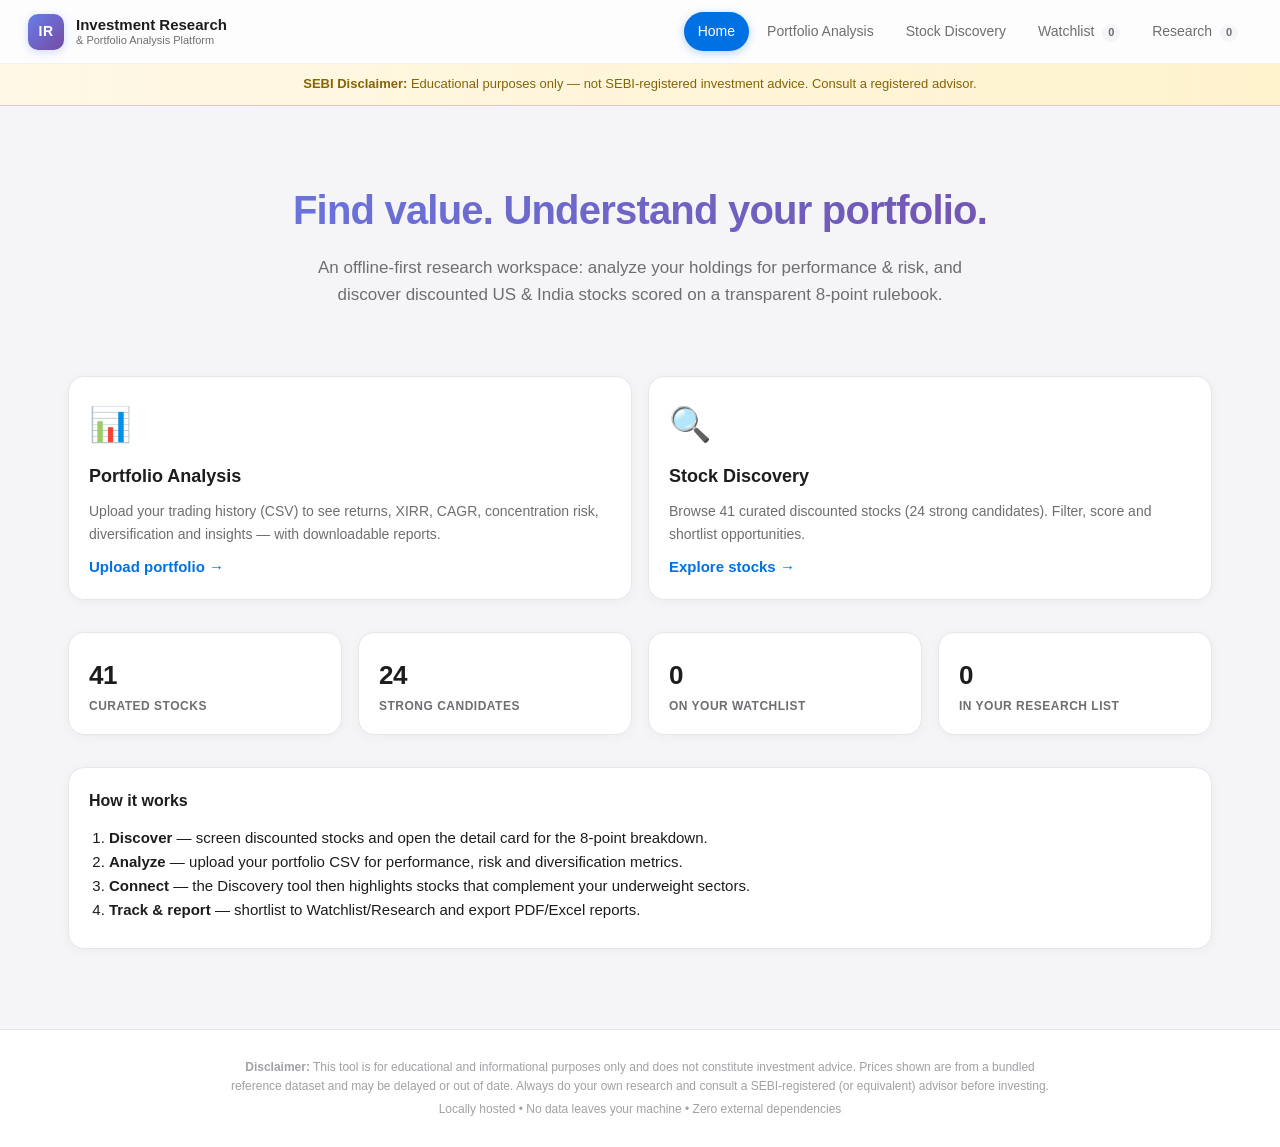
<file: index.html>
<!DOCTYPE html>
<html lang="en">
<head>
  <meta charset="UTF-8" />
  <meta name="viewport" content="width=device-width, initial-scale=1.0" />
  <title>Investment Research &amp; Portfolio Analysis Platform</title>
  <link rel="stylesheet" href="css/styles.css" />
</head>
<body>
  <header class="app-header no-print">
    <div class="brand" data-route="home" role="button" tabindex="0">
      <span class="brand-mark">IR</span>
      <span class="brand-text">
        <strong>Investment Research</strong>
        <small>&amp; Portfolio Analysis Platform</small>
      </span>
    </div>
    <nav class="main-nav" id="main-nav">
      <a href="#/home" data-nav="home">Home</a>
      <a href="#/portfolio" data-nav="portfolio">Portfolio Analysis</a>
      <a href="#/discovery" data-nav="discovery">Stock Discovery</a>
      <a href="#/watchlist" data-nav="watchlist">Watchlist <span class="badge" id="nav-watch-count">0</span></a>
      <a href="#/research" data-nav="research">Research <span class="badge" id="nav-research-count">0</span></a>
    </nav>
  </header>

  <div class="disclaimer-bar no-print">
    <strong>SEBI Disclaimer:</strong> Educational purposes only — not SEBI-registered investment advice. Consult a registered advisor.
  </div>

  <main id="app" class="app-main">
    <!-- Views are rendered here by the router -->
  </main>

  <footer class="app-footer no-print">
    <p>
      <strong>Disclaimer:</strong> This tool is for educational and informational purposes only and does not constitute
      investment advice. Prices shown are from a bundled reference dataset and may be delayed or out of date. Always do your
      own research and consult a SEBI-registered (or equivalent) advisor before investing.
    </p>
    <p class="footer-meta">Locally hosted &bull; No data leaves your machine &bull; Zero external dependencies</p>
  </footer>

  <!-- Modal host for stock detail cards -->
  <div id="modal-host" class="modal-host hidden" aria-hidden="true">
    <div class="modal-backdrop" data-modal-close></div>
    <div class="modal-panel" role="dialog" aria-modal="true">
      <button class="modal-close" data-modal-close aria-label="Close">&times;</button>
      <div id="modal-content"></div>
    </div>
  </div>

  <!-- Toast host -->
  <div id="toast-host" class="toast-host" aria-live="polite"></div>

  <!-- Scripts: order matters (no module system, plain globals) -->
  <script src="js/data.js"></script>
  <script src="js/finance.js"></script>
  <script src="js/charts.js"></script>
  <script src="js/tracking.js"></script>
  <script src="js/report.js"></script>
  <script src="js/discovery.js"></script>
  <script src="js/portfolio.js"></script>
  <script src="js/app.js"></script>
</body>
</html>
</file>
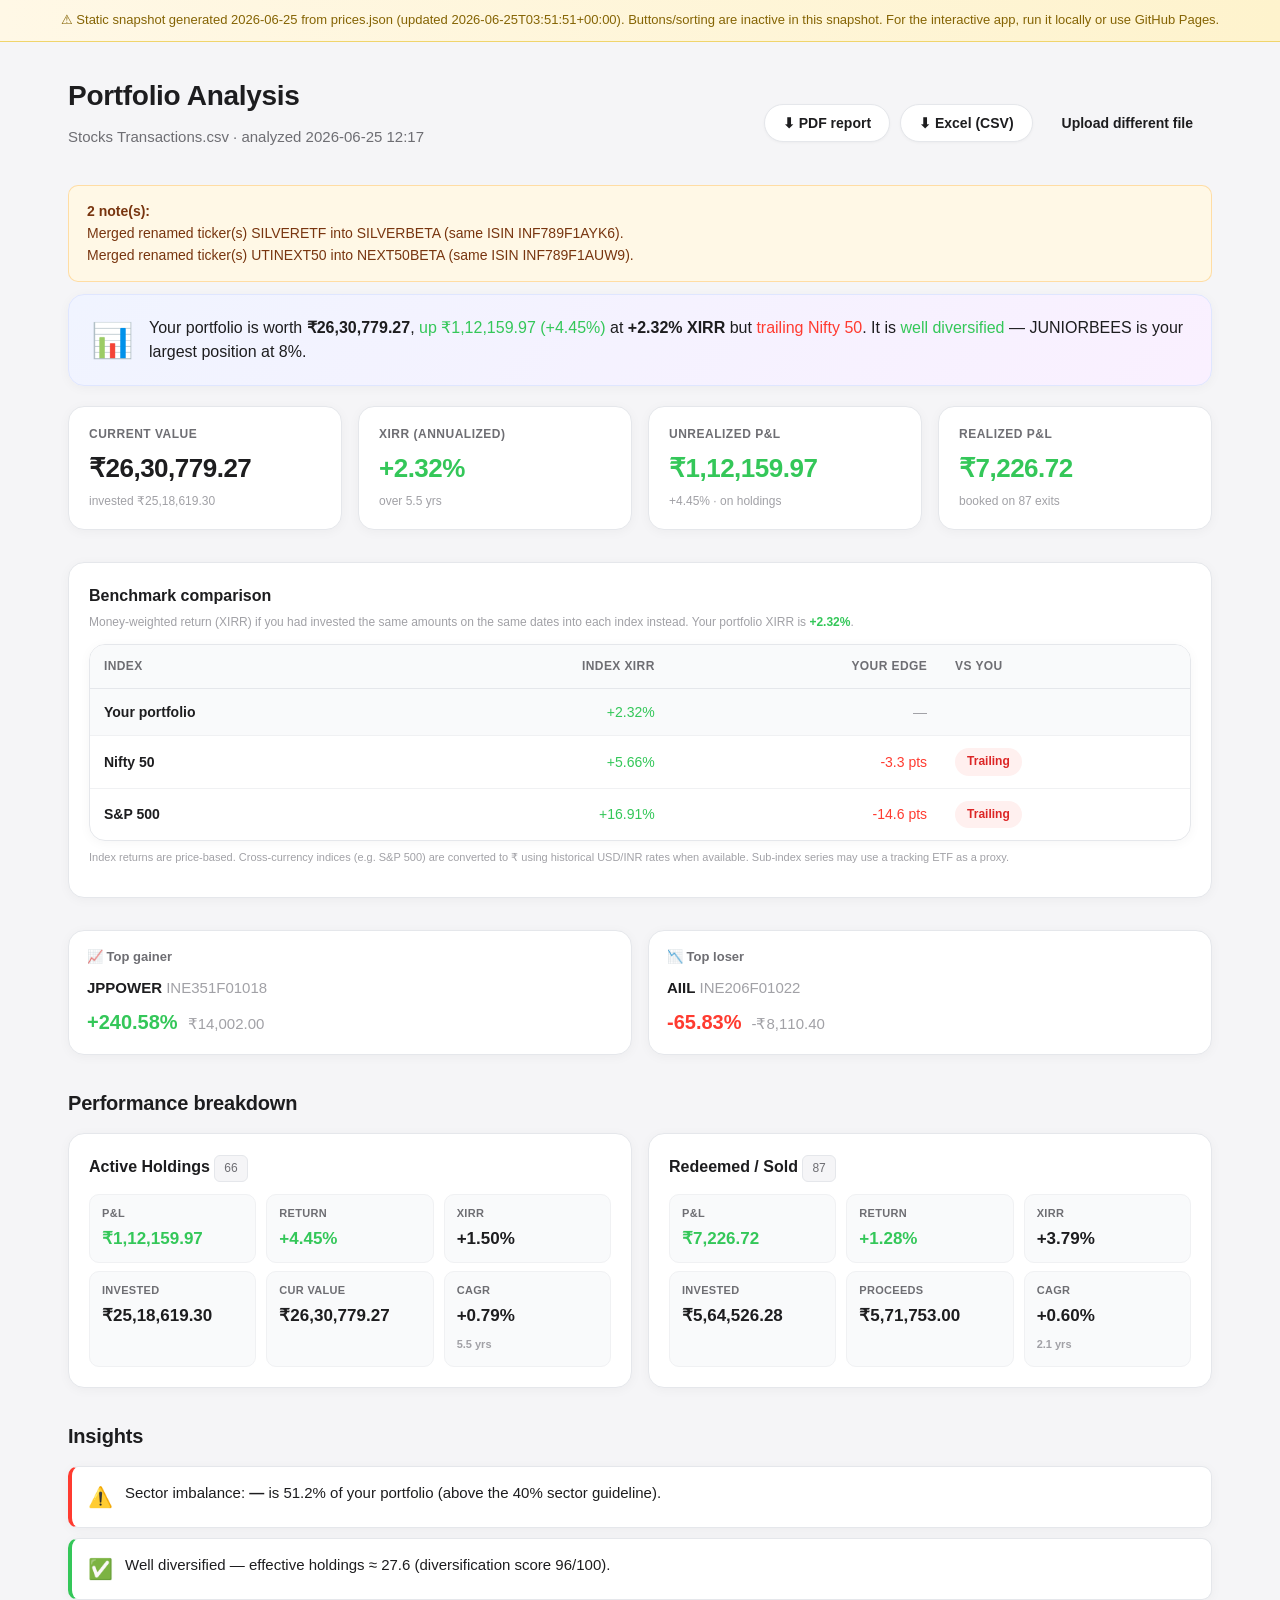
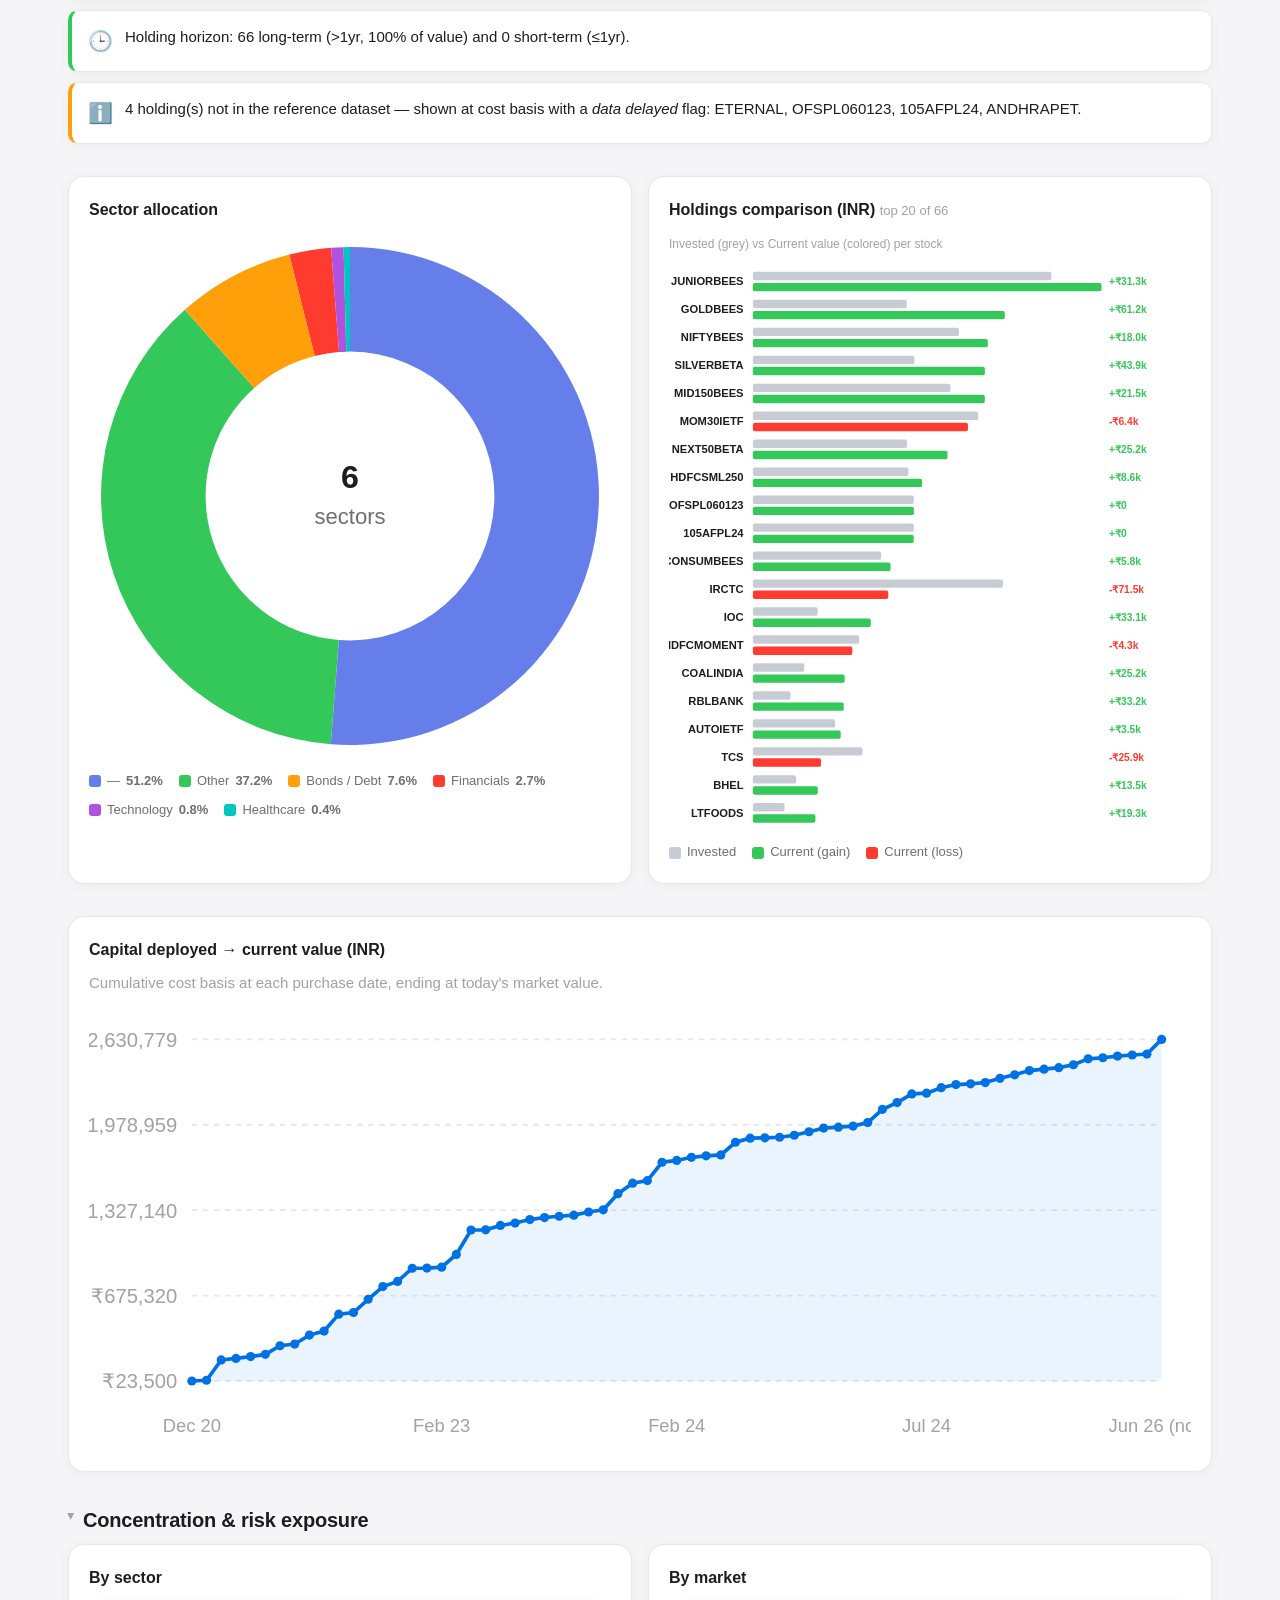
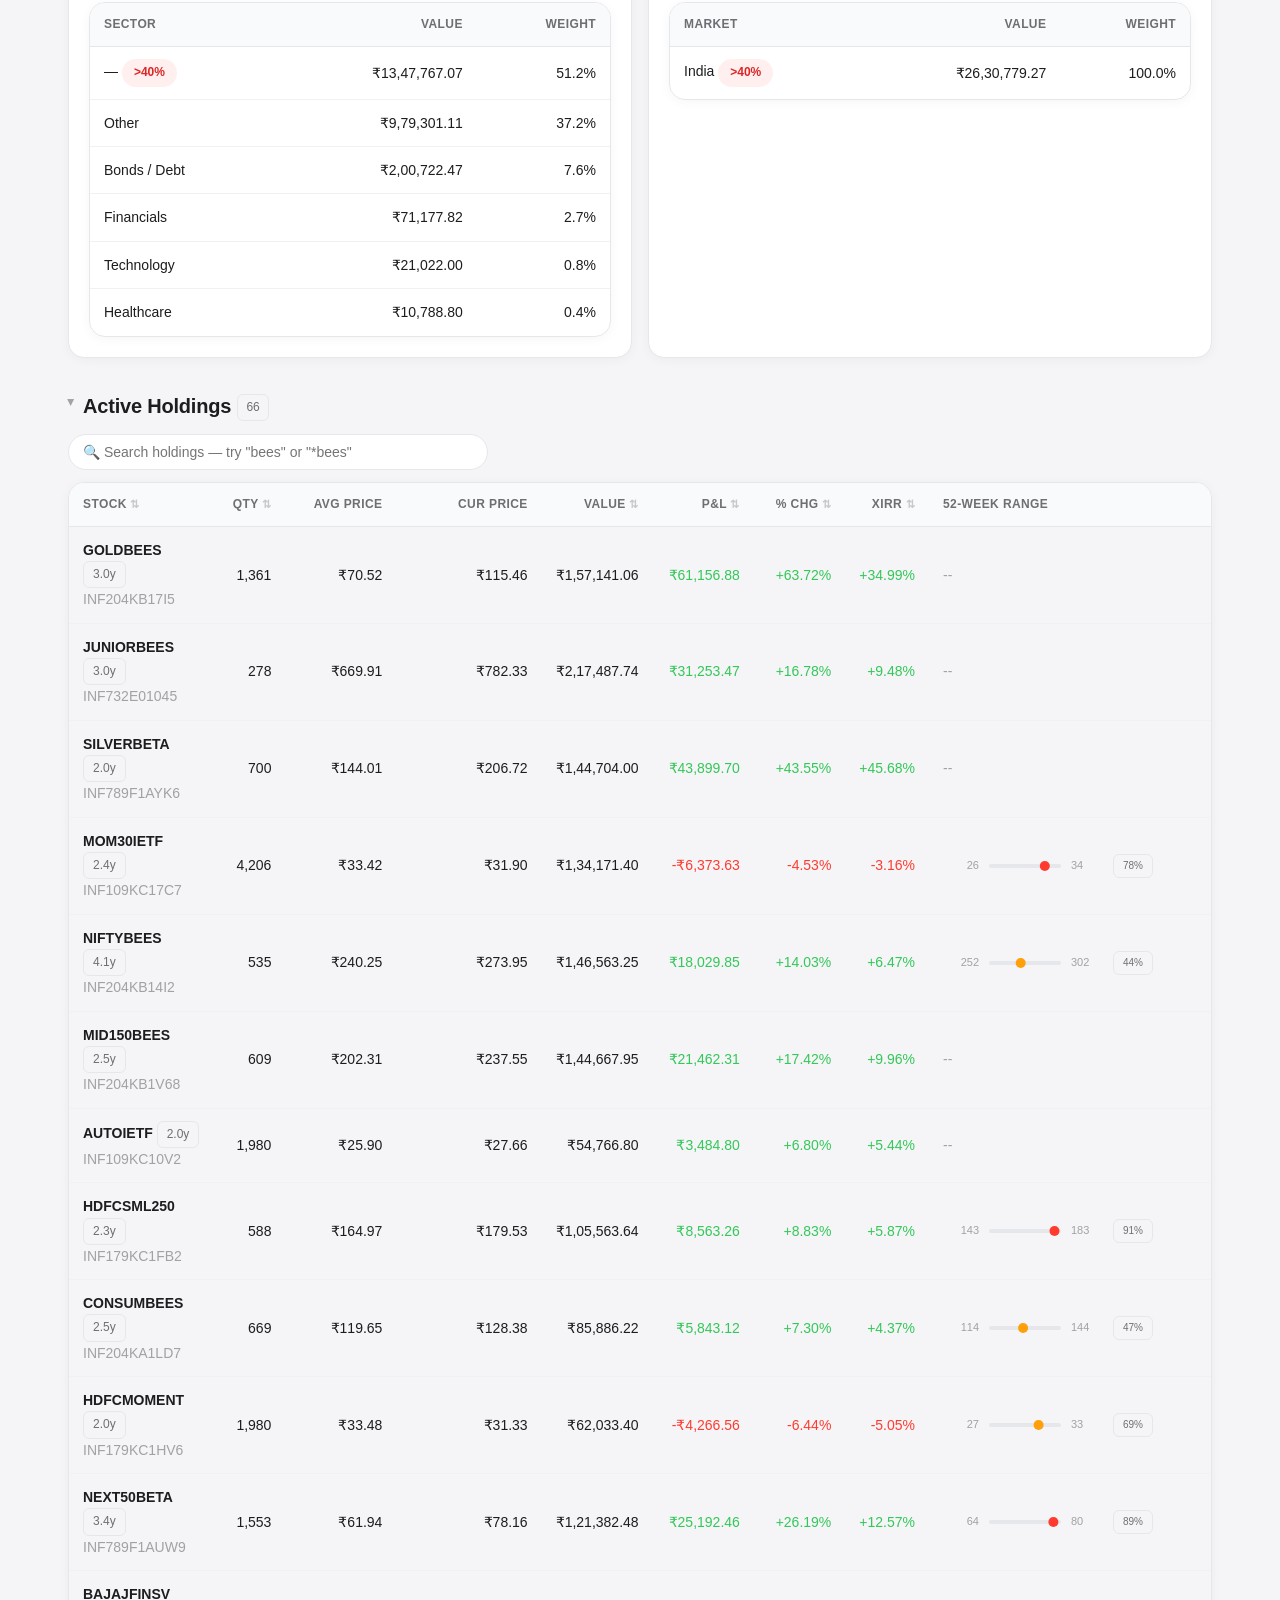
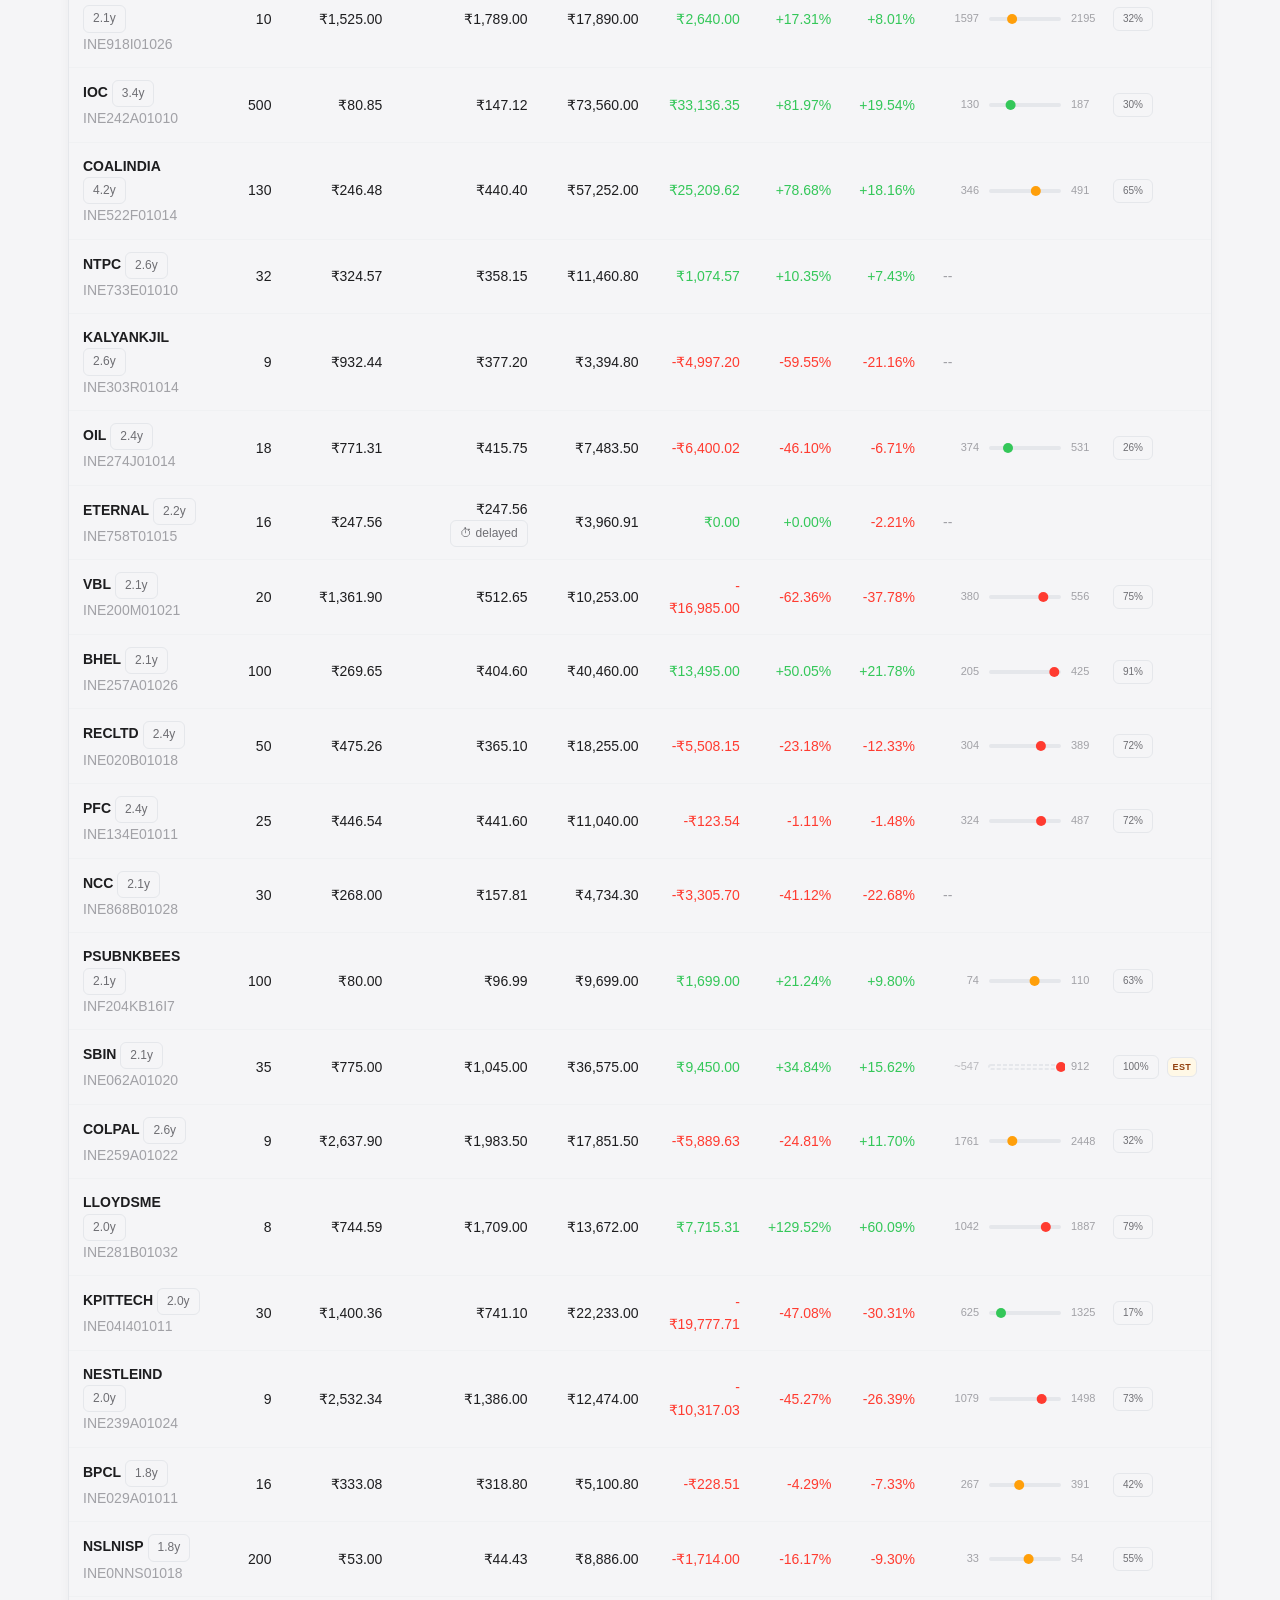
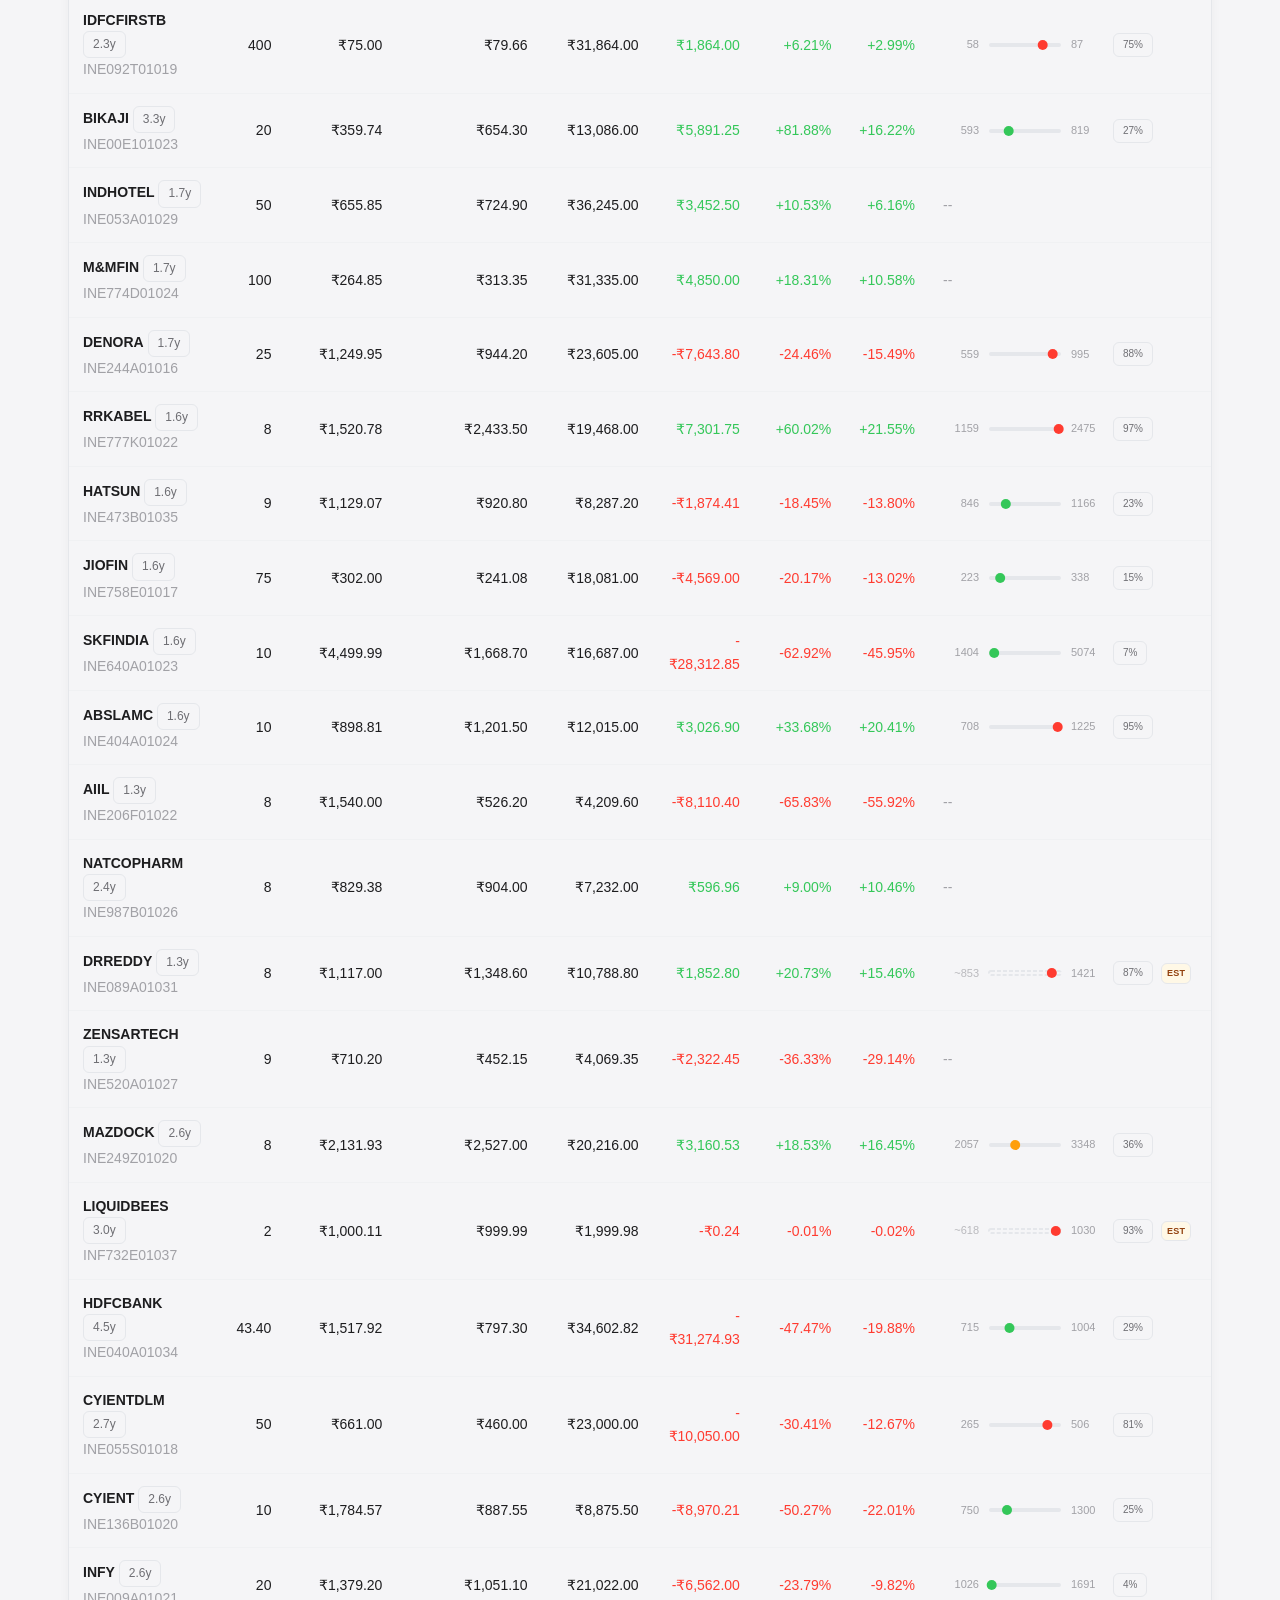
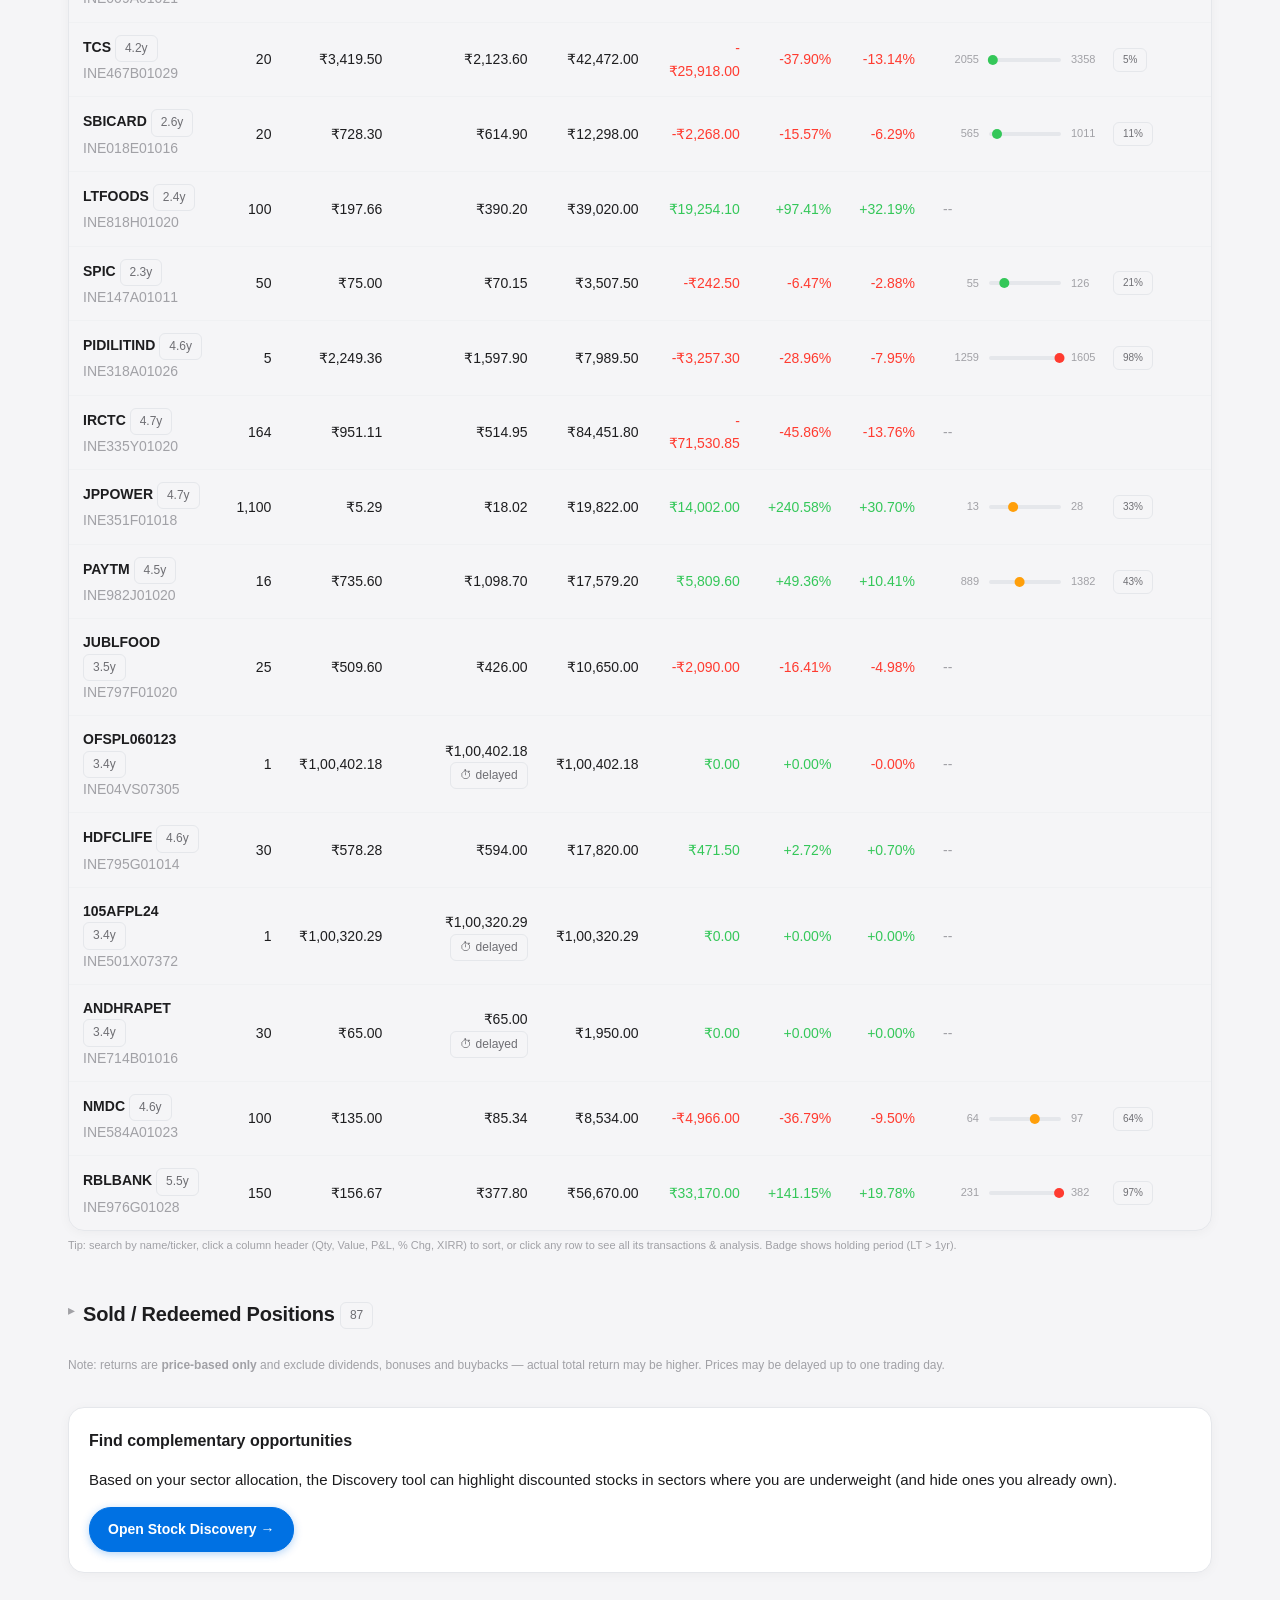
<file: preview.html>
<!DOCTYPE html>
<html lang="en"><head><meta charset="utf-8"><meta name="viewport" content="width=device-width, initial-scale=1"><title>Portfolio Snapshot — Stocks Transactions.csv</title><style>
:root {
  --bg: #f5f5f7;
  --bg-elev: #ffffff;
  --bg-card: #ffffff;
  --bg-card-2: #f9fafb;
  --border: #e5e7eb;
  --border-light: #f0f1f3;
  --text: #1d1d1f;
  --text-dim: #6e6e73;
  --text-faint: #a1a1a6;
  --accent: #0071e3;
  --accent-2: #0077ed;
  --accent-gradient: linear-gradient(135deg, #667eea 0%, #764ba2 100%);
  --green: #34c759;
  --green-bg: rgba(52, 199, 89, 0.1);
  --green-light: #e8faf0;
  --amber: #ff9f0a;
  --amber-bg: rgba(255, 159, 10, 0.1);
  --amber-light: #fff8e6;
  --red: #ff3b30;
  --red-bg: rgba(255, 59, 48, 0.08);
  --red-light: #fff0ef;
  --purple: #af52de;
  --purple-bg: rgba(175, 82, 222, 0.08);
  --blue-light: #e8f4fd;
  --radius: 16px;
  --radius-sm: 10px;
  --shadow: 0 4px 24px rgba(0, 0, 0, 0.06);
  --shadow-lg: 0 12px 40px rgba(0, 0, 0, 0.1);
  --shadow-card: 0 2px 12px rgba(0, 0, 0, 0.04);
  --maxw: 1200px;
  --header-h: 64px;
}

* { box-sizing: border-box; }

html, body {
  margin: 0;
  padding: 0;
  background: var(--bg);
  color: var(--text);
  font-family: -apple-system, BlinkMacSystemFont, "SF Pro Display", "SF Pro Text", "Helvetica Neue", Helvetica, Arial, sans-serif;
  font-size: 15px;
  line-height: 1.6;
  -webkit-font-smoothing: antialiased;
  -moz-osx-font-smoothing: grayscale;
}

a { color: var(--accent); text-decoration: none; transition: color 0.15s; }
a:hover { color: var(--accent-2); text-decoration: none; }

/* ---------- Header / Nav ---------- */
.app-header {
  display: flex;
  align-items: center;
  justify-content: space-between;
  gap: 16px;
  padding: 0 28px;
  height: var(--header-h);
  background: rgba(255, 255, 255, 0.8);
  backdrop-filter: saturate(180%) blur(20px);
  -webkit-backdrop-filter: saturate(180%) blur(20px);
  border-bottom: 1px solid var(--border-light);
  position: sticky;
  top: 0;
  z-index: 50;
  flex-wrap: wrap;
}
.brand { display: flex; align-items: center; gap: 12px; cursor: pointer; }
.brand-mark {
  width: 36px; height: 36px;
  display: grid; place-items: center;
  background: var(--accent-gradient);
  border-radius: 10px;
  font-weight: 800;
  font-size: 14px;
  color: #fff;
  letter-spacing: 0.5px;
  box-shadow: 0 2px 8px rgba(102, 126, 234, 0.3);
}
.brand-text { display: flex; flex-direction: column; line-height: 1.2; }
.brand-text strong { font-size: 15px; font-weight: 700; color: var(--text); }
.brand-text small { color: var(--text-dim); font-size: 11px; font-weight: 500; }

.main-nav { display: flex; gap: 4px; flex-wrap: wrap; }
.main-nav a {
  padding: 8px 14px;
  border-radius: 20px;
  color: var(--text-dim);
  font-weight: 500;
  font-size: 14px;
  white-space: nowrap;
  transition: all 0.15s;
}
.main-nav a:hover { background: var(--bg); color: var(--text); }
.main-nav a.active {
  background: var(--accent);
  color: #fff;
  box-shadow: 0 2px 8px rgba(0, 113, 227, 0.3);
}
.badge {
  display: inline-grid; place-items: center;
  min-width: 18px; height: 18px; padding: 0 5px;
  font-size: 11px; font-weight: 700;
  background: var(--bg); color: var(--text-dim);
  border-radius: 9px; margin-left: 4px;
}
.main-nav a.active .badge { background: rgba(255,255,255,0.25); color: #fff; }

.disclaimer-bar {
  background: linear-gradient(90deg, #fff8e6 0%, #fef3cd 100%);
  border-bottom: 1px solid #f0d56c;
  color: #856404;
  font-size: 13px;
  padding: 10px 28px;
  text-align: center;
  font-weight: 500;
}

/* ---------- Layout ---------- */
.app-main {
  max-width: var(--maxw);
  margin: 0 auto;
  padding: 32px 28px 80px;
  min-height: 60vh;
}
.app-footer {
  border-top: 1px solid var(--border);
  background: var(--bg-elev);
  color: var(--text-faint);
  font-size: 12px;
  padding: 24px 28px;
  text-align: center;
}
.app-footer p { margin: 4px auto; max-width: 820px; }
.footer-meta { color: var(--text-faint); }

.page-title { margin: 0 0 6px; font-size: 28px; font-weight: 700; letter-spacing: -0.3px; }
.page-sub { margin: 0 0 24px; color: var(--text-dim); font-weight: 400; }

/* ---------- Cards / Grid ---------- */
.grid { display: grid; gap: 16px; }
.grid-2 { grid-template-columns: repeat(2, 1fr); }
.grid-3 { grid-template-columns: repeat(3, 1fr); }
.grid-4 { grid-template-columns: repeat(4, 1fr); }
@media (max-width: 900px) { .grid-2, .grid-3, .grid-4 { grid-template-columns: 1fr; } }

.card {
  background: var(--bg-card);
  border: 1px solid var(--border);
  border-radius: var(--radius);
  padding: 20px;
  box-shadow: var(--shadow-card);
  transition: transform 0.15s, box-shadow 0.15s;
}
.card h3 { margin: 0 0 12px; font-size: 16px; font-weight: 600; }
.card-section-title { margin: 32px 0 14px; font-size: 20px; font-weight: 700; letter-spacing: -0.2px; }

.stat {
  background: var(--bg-card);
  border: 1px solid var(--border);
  border-radius: var(--radius);
  padding: 18px 20px;
  box-shadow: var(--shadow-card);
}
.stat .label { color: var(--text-dim); font-size: 12px; text-transform: uppercase; letter-spacing: 0.5px; font-weight: 600; }
.stat .value { font-size: 26px; font-weight: 700; margin-top: 4px; letter-spacing: -0.5px; }
.stat .sub { font-size: 12px; color: var(--text-faint); margin-top: 2px; }

/* ---------- Home ---------- */
.hero { text-align: center; padding: 40px 0 20px; }
.hero h1 {
  font-size: 40px; margin: 0 0 12px; font-weight: 800; letter-spacing: -0.8px;
  background: var(--accent-gradient);
  -webkit-background-clip: text;
  -webkit-text-fill-color: transparent;
  background-clip: text;
}
.hero p { color: var(--text-dim); max-width: 700px; margin: 0 auto 28px; font-size: 17px; line-height: 1.6; }
.tool-cards { margin-top: 20px; }
.tool-card {
  display: flex; flex-direction: column; gap: 10px;
  cursor: pointer; transition: transform 0.2s, box-shadow 0.2s;
  border-radius: var(--radius);
}
.tool-card:hover { transform: translateY(-4px); box-shadow: var(--shadow-lg); border-color: var(--accent); }
.tool-card .tc-icon { font-size: 34px; }
.tool-card h3 { font-size: 18px; margin: 0; font-weight: 700; }
.tool-card p { color: var(--text-dim); margin: 0; font-size: 14px; }
.tool-card .tc-cta { color: var(--accent); font-weight: 600; margin-top: auto; }

/* ---------- Buttons / Inputs ---------- */
.btn {
  display: inline-flex; align-items: center; gap: 6px;
  padding: 10px 18px; border-radius: 22px;
  border: 1px solid var(--border); background: var(--bg-card);
  color: var(--text); font-weight: 600; font-size: 14px; cursor: pointer;
  transition: all 0.15s;
  box-shadow: 0 1px 3px rgba(0,0,0,0.04);
}
.btn:hover { border-color: var(--accent); color: var(--accent); box-shadow: 0 2px 8px rgba(0,113,227,0.1); }
.btn-primary {
  background: var(--accent); border-color: var(--accent); color: #fff;
  box-shadow: 0 2px 8px rgba(0, 113, 227, 0.3);
}
.btn-primary:hover { background: var(--accent-2); border-color: var(--accent-2); box-shadow: 0 4px 12px rgba(0, 113, 227, 0.4); }
.btn-ghost { background: transparent; border-color: transparent; box-shadow: none; }
.btn-ghost:hover { background: var(--bg); }
.btn-sm { padding: 6px 12px; font-size: 12px; border-radius: 16px; }
.btn-row { display: flex; gap: 10px; flex-wrap: wrap; }

select, input[type="text"], input[type="number"], input[type="search"] {
  background: var(--bg-card);
  border: 1px solid var(--border);
  color: var(--text);
  padding: 9px 12px;
  border-radius: var(--radius-sm);
  font-size: 14px;
  transition: border-color 0.15s, box-shadow 0.15s;
}
select:focus, input:focus { outline: none; border-color: var(--accent); box-shadow: 0 0 0 3px rgba(0,113,227,0.1); }
label.field { display: flex; flex-direction: column; gap: 5px; font-size: 12px; color: var(--text-dim); font-weight: 600; }

/* ---------- Filters ---------- */
.filters {
  display: flex; gap: 14px; flex-wrap: wrap; align-items: flex-end;
  background: var(--bg-card); border: 1px solid var(--border);
  border-radius: var(--radius); padding: 18px; margin-bottom: 18px;
  box-shadow: var(--shadow-card);
}
.filters .field { min-width: 150px; }
.filters .spacer { flex: 1; }

/* ---------- Tables ---------- */
.table-wrap { overflow-x: auto; border: 1px solid var(--border); border-radius: var(--radius); box-shadow: var(--shadow-card); }
table { width: 100%; border-collapse: collapse; font-size: 14px; }
thead th {
  text-align: left; padding: 12px 14px; background: var(--bg-card-2);
  color: var(--text-dim); font-weight: 600; white-space: nowrap; font-size: 12px;
  text-transform: uppercase; letter-spacing: 0.4px;
  border-bottom: 1px solid var(--border); position: sticky; top: 0;
}
tbody td { padding: 12px 14px; border-bottom: 1px solid var(--border-light); }
tbody tr:last-child td { border-bottom: none; }
tbody tr.clickable { cursor: pointer; transition: background 0.12s; }
tbody tr.clickable:hover { background: var(--blue-light); }
tbody tr.complement { background: rgba(0, 113, 227, 0.04); }
.num { text-align: right; font-variant-numeric: tabular-nums; }
.muted { color: var(--text-faint); }

/* ---------- Tier pills / chips ---------- */
.pill {
  display: inline-block; padding: 4px 12px; border-radius: 999px;
  font-size: 12px; font-weight: 700; white-space: nowrap;
}
.pill-green { background: var(--green-light); color: #15803d; }
.pill-amber { background: var(--amber-light); color: #92400e; }
.pill-red { background: var(--red-light); color: #dc2626; }
.pill-blue { background: var(--blue-light); color: var(--accent); }
.pill-grey { background: var(--bg); color: var(--text-dim); }

.chip {
  display: inline-block; padding: 3px 9px; border-radius: 6px;
  background: var(--bg); color: var(--text-dim); font-size: 12px;
  border: 1px solid var(--border); font-weight: 500;
}

.pos { color: var(--green); }
.neg { color: var(--red); }

/* ---------- Score bar ---------- */
.score-bar { display: flex; gap: 3px; }
.score-bar .seg { width: 14px; height: 8px; border-radius: 3px; background: var(--border); }
.score-bar .seg.on-green { background: var(--green); }
.score-bar .seg.on-amber { background: var(--amber); }
.score-bar .seg.on-red { background: var(--red); }

/* ---------- Upload ---------- */
.dropzone {
  border: 2px dashed var(--border); border-radius: var(--radius);
  padding: 48px; text-align: center; color: var(--text-dim);
  background: var(--bg-card); cursor: pointer; transition: all 0.2s;
}
.dropzone.drag { border-color: var(--accent); background: var(--blue-light); }
.dropzone:hover { border-color: var(--accent); }
.dropzone strong { color: var(--text); }

.alert {
  padding: 14px 18px; border-radius: var(--radius-sm); margin: 12px 0; font-size: 14px;
  border: 1px solid transparent;
}
.alert-error { background: var(--red-light); border-color: rgba(255,59,48,0.2); color: #991b1b; }
.alert-warn { background: var(--amber-light); border-color: rgba(255,159,10,0.3); color: #78350f; }
.alert-info { background: var(--blue-light); border-color: rgba(0,113,227,0.2); color: #1e40af; }
.alert-ok { background: var(--green-light); border-color: rgba(52,199,89,0.3); color: #166534; }

/* ---------- Insights ---------- */
.insight-list { list-style: none; padding: 0; margin: 0; display: grid; gap: 10px; }
.insight-list li {
  display: flex; gap: 12px; align-items: flex-start;
  background: var(--bg-card); border: 1px solid var(--border);
  border-left-width: 4px; border-radius: var(--radius-sm); padding: 14px 16px;
  box-shadow: var(--shadow-card);
}
.insight-list li.sev-high { border-left-color: var(--red); }
.insight-list li.sev-med { border-left-color: var(--amber); }
.insight-list li.sev-low { border-left-color: var(--green); }
.insight-list .ic { font-size: 20px; }

/* ---------- Modal ---------- */
.modal-host { position: fixed; inset: 0; z-index: 100; display: grid; place-items: center; }
.modal-host.hidden { display: none; }
.modal-backdrop { position: absolute; inset: 0; background: rgba(0,0,0,0.4); backdrop-filter: blur(4px); }
.modal-panel {
  position: relative; background: var(--bg-card); border: 1px solid var(--border);
  border-radius: 20px; width: min(720px, 92vw); max-height: 88vh; overflow-y: auto;
  padding: 28px; box-shadow: var(--shadow-lg);
}
.modal-close {
  position: absolute; top: 14px; right: 18px; background: var(--bg);
  border: none; color: var(--text-dim); font-size: 22px; cursor: pointer;
  width: 32px; height: 32px; border-radius: 50%; display: grid; place-items: center;
  transition: background 0.15s;
}
.modal-close:hover { background: var(--border); color: var(--text); }

/* ---------- Detail card ---------- */
.detail-head { display: flex; justify-content: space-between; align-items: flex-start; gap: 16px; flex-wrap: wrap; }
.detail-head .ticker { font-size: 24px; font-weight: 800; letter-spacing: -0.3px; }
.detail-head .name { color: var(--text-dim); }
.detail-metrics { display: grid; grid-template-columns: repeat(3, 1fr); gap: 12px; margin: 20px 0; }
@media (max-width: 600px) { .detail-metrics { grid-template-columns: repeat(2,1fr); } }
.detail-metrics .m { background: var(--bg-card-2); border-radius: var(--radius-sm); padding: 12px 14px; border: 1px solid var(--border-light); }
.detail-metrics .m .l { font-size: 11px; color: var(--text-dim); text-transform: uppercase; font-weight: 600; letter-spacing: 0.3px; }
.detail-metrics .m .v { font-size: 20px; font-weight: 700; }

.criteria-list { list-style: none; padding: 0; margin: 14px 0 0; display: grid; gap: 8px; }
.criteria-list li {
  display: flex; align-items: center; gap: 10px;
  padding: 10px 14px; border-radius: var(--radius-sm); background: var(--bg-card-2);
  border: 1px solid var(--border-light);
}
.criteria-list .ck { width: 24px; height: 24px; border-radius: 50%; display: grid; place-items: center; font-size: 13px; font-weight: 800; flex: none; }
.criteria-list .ck.pass { background: var(--green-light); color: var(--green); }
.criteria-list .ck.fail { background: var(--red-light); color: var(--red); }
.criteria-list .ct { flex: 1; }
.criteria-list .ct small { display: block; color: var(--text-faint); font-size: 12px; }

/* ---------- Charts ---------- */
.chart-legend { display: flex; flex-wrap: wrap; gap: 8px 16px; margin-top: 14px; font-size: 13px; }
.chart-legend .lg { display: flex; align-items: center; gap: 6px; color: var(--text-dim); }
.chart-legend .sw { width: 12px; height: 12px; border-radius: 3px; }
svg.chart { width: 100%; height: auto; display: block; }

/* ---------- Toast ---------- */
.toast-host { position: fixed; bottom: 24px; right: 24px; z-index: 200; display: flex; flex-direction: column; gap: 8px; }
.toast {
  background: var(--bg-card); border: 1px solid var(--border);
  border-left: 4px solid var(--accent);
  padding: 12px 18px; border-radius: var(--radius-sm); box-shadow: var(--shadow-lg); font-size: 14px;
  animation: toastin 0.2s ease; max-width: 340px;
}
.toast.ok { border-left-color: var(--green); }
.toast.err { border-left-color: var(--red); }
@keyframes toastin { from { opacity: 0; transform: translateY(10px); } to { opacity: 1; transform: none; } }

/* ---------- Misc ---------- */
.hidden { display: none !important; }
.row-between { display: flex; justify-content: space-between; align-items: center; gap: 12px; flex-wrap: wrap; }
.section-gap { margin-top: 32px; }
.empty-state { text-align: center; color: var(--text-dim); padding: 48px 20px; }
.empty-state .es-icon { font-size: 44px; margin-bottom: 10px; }
.help-block { background: var(--bg-card); border: 1px solid var(--border); border-radius: var(--radius); padding: 20px; box-shadow: var(--shadow-card); }
.help-block ol { margin: 10px 0; padding-left: 22px; }
.help-block li { margin: 8px 0; }
code.inline { background: var(--bg); padding: 2px 8px; border-radius: 6px; border: 1px solid var(--border); font-size: 13px; font-family: "SF Mono", Menlo, monospace; }

/* ---------- Print ---------- */
@media print {
  .no-print { display: none !important; }
  body { background: #fff; color: #111; }
  .card, .stat, .table-wrap, .insight-list li { border-color: #ddd; background: #fff; box-shadow: none; }
  thead th { background: #f4f6f8; color: #333; }
  .app-main { max-width: 100%; padding: 0; }
  .pos { color: #15803d; } .neg { color: #dc2626; }
  .app-header { position: static; backdrop-filter: none; }
}


/* ---------- Segment metric blocks ---------- */
.m { background: var(--bg-card-2); border-radius: var(--radius-sm); padding: 10px 12px; border: 1px solid var(--border-light); }
.m .l { font-size: 11px; color: var(--text-dim); text-transform: uppercase; font-weight: 600; letter-spacing: 0.3px; }
.m .v { font-size: 17px; font-weight: 700; margin-top: 2px; }
.grid-1 { grid-template-columns: 1fr; }


/* ---------- Collapsible sections ---------- */
.section-collapse { margin: 0; }
.section-collapse > summary {
  list-style: none;
  cursor: pointer;
  display: flex;
  align-items: center;
  gap: 8px;
  user-select: none;
}
.section-collapse > summary::-webkit-details-marker { display: none; }
.section-collapse > summary h2 { margin-bottom: 8px; }
.section-collapse > summary::before {
  content: "▸";
  color: var(--text-faint);
  font-size: 14px;
  transition: transform 0.15s;
  margin-top: 18px;
}
.section-collapse[open] > summary::before { transform: rotate(90deg); }
.section-collapse > summary:hover h2 { color: var(--accent); }
.section-collapse .chip { vertical-align: middle; }


/* ---------- Headline verdict card ---------- */
.verdict-card {
  display: flex;
  align-items: center;
  gap: 16px;
  background: linear-gradient(135deg, #f0f4ff 0%, #faf0ff 100%);
  border: 1px solid #dfe6ff;
  border-radius: var(--radius);
  padding: 18px 22px;
  margin-bottom: 20px;
  box-shadow: var(--shadow-card);
}
.verdict-icon { font-size: 34px; flex: none; }
.verdict-text { font-size: 16px; line-height: 1.5; color: var(--text); }
.verdict-text strong { font-weight: 700; }

/* ---------- Top gainer / loser callouts ---------- */
.callout { padding: 16px 18px; }
.callout-title { font-size: 13px; font-weight: 700; color: var(--text-dim); margin-bottom: 8px; }
.callout-body { display: flex; flex-direction: column; gap: 6px; }
.callout-figures { display: flex; align-items: baseline; gap: 10px; }

/* ---------- Sortable table headers ---------- */
th.sortable { cursor: pointer; user-select: none; transition: color 0.12s; }
th.sortable:hover { color: var(--accent); }
th.sortable::after { content: " ⇅"; opacity: 0.35; font-size: 11px; }
th.sortable.sort-asc::after { content: " ↑"; opacity: 1; color: var(--accent); }
th.sortable.sort-desc::after { content: " ↓"; opacity: 1; color: var(--accent); }



/* ---------- 52-week sparkline estimation indicator ---------- */
.sparkline-52w { white-space: nowrap; }
.chip-est {
  background: var(--amber-light);
  color: #92400e;
  font-size: 9px !important;
  padding: 2px 5px;
  margin-left: 2px;
  font-weight: 600;
  text-transform: uppercase;
  letter-spacing: 0.3px;
  cursor: help;
}



/* ==========================================================================
   DARK MODE
   Automatically activates when user's system preference is set to dark mode.
   All colors are adjusted for comfortable viewing in low-light conditions.
   ========================================================================== */

@media (prefers-color-scheme: dark) {
  :root {
    --bg: #0d0d0f;
    --bg-elev: #1c1c1e;
    --bg-card: #1c1c1e;
    --bg-card-2: #2c2c2e;
    --border: #38383a;
    --border-light: #2c2c2e;
    --text: #f5f5f7;
    --text-dim: #a1a1a6;
    --text-faint: #6e6e73;
    --accent: #0a84ff;
    --accent-2: #409cff;
    --accent-gradient: linear-gradient(135deg, #667eea 0%, #764ba2 100%);
    --green: #30d158;
    --green-bg: rgba(48, 209, 88, 0.15);
    --green-light: rgba(48, 209, 88, 0.2);
    --amber: #ff9f0a;
    --amber-bg: rgba(255, 159, 10, 0.15);
    --amber-light: rgba(255, 159, 10, 0.2);
    --red: #ff453a;
    --red-bg: rgba(255, 69, 58, 0.15);
    --red-light: rgba(255, 69, 58, 0.2);
    --purple: #bf5af2;
    --purple-bg: rgba(191, 90, 242, 0.15);
    --blue-light: rgba(10, 132, 255, 0.15);
    --shadow: 0 4px 24px rgba(0, 0, 0, 0.3);
    --shadow-lg: 0 12px 40px rgba(0, 0, 0, 0.4);
    --shadow-card: 0 2px 12px rgba(0, 0, 0, 0.2);
  }

  /* Header adjustments for dark mode */
  .app-header {
    background: rgba(28, 28, 30, 0.85);
    border-bottom-color: var(--border);
  }

  /* Brand mark keeps its gradient */
  .brand-mark {
    box-shadow: 0 2px 8px rgba(102, 126, 234, 0.4);
  }

  /* Pills need adjusted colors for dark backgrounds */
  .pill-green { background: var(--green-light); color: #30d158; }
  .pill-amber { background: var(--amber-light); color: #ff9f0a; }
  .pill-red { background: var(--red-light); color: #ff453a; }
  .pill-blue { background: var(--blue-light); color: var(--accent); }
  .pill-grey { background: var(--bg-card-2); color: var(--text-dim); }

  /* Chips */
  .chip {
    background: var(--bg-card-2);
    border-color: var(--border);
  }

  /* Estimation chip for 52w sparkline */
  .chip-est {
    background: var(--amber-light);
    color: #ff9f0a;
  }

  /* Alerts */
  .alert-error { background: var(--red-light); border-color: rgba(255, 69, 58, 0.3); color: #ff6961; }
  .alert-warn { background: var(--amber-light); border-color: rgba(255, 159, 10, 0.3); color: #ffb340; }
  .alert-info { background: var(--blue-light); border-color: rgba(10, 132, 255, 0.3); color: #64b5f6; }
  .alert-ok { background: var(--green-light); border-color: rgba(48, 209, 88, 0.3); color: #4ade80; }

  /* Disclaimer bar */
  .disclaimer-bar {
    background: linear-gradient(90deg, rgba(255, 159, 10, 0.15) 0%, rgba(255, 159, 10, 0.1) 100%);
    border-bottom-color: rgba(255, 159, 10, 0.3);
    color: #ffb340;
  }

  /* Dropzone */
  .dropzone {
    border-color: var(--border);
    background: var(--bg-card);
  }
  .dropzone.drag {
    border-color: var(--accent);
    background: var(--blue-light);
  }

  /* Tables */
  thead th {
    background: var(--bg-card-2);
    color: var(--text-dim);
    border-bottom-color: var(--border);
  }
  tbody td {
    border-bottom-color: var(--border-light);
  }
  tbody tr.clickable:hover {
    background: var(--blue-light);
  }
  tbody tr.complement {
    background: rgba(10, 132, 255, 0.08);
  }

  /* Insight list severity colors */
  .insight-list li.sev-high { border-left-color: var(--red); }
  .insight-list li.sev-med { border-left-color: var(--amber); }
  .insight-list li.sev-low { border-left-color: var(--green); }

  /* Criteria list checkmarks */
  .criteria-list .ck.pass { background: var(--green-light); color: var(--green); }
  .criteria-list .ck.fail { background: var(--red-light); color: var(--red); }

  /* Score bar segments */
  .score-bar .seg { background: var(--border); }
  .score-bar .seg.on-green { background: var(--green); }
  .score-bar .seg.on-amber { background: var(--amber); }
  .score-bar .seg.on-red { background: var(--red); }

  /* Modal */
  .modal-backdrop {
    background: rgba(0, 0, 0, 0.7);
  }
  .modal-panel {
    background: var(--bg-card);
    border-color: var(--border);
  }
  .modal-close {
    background: var(--bg-card-2);
    color: var(--text-dim);
  }
  .modal-close:hover {
    background: var(--border);
    color: var(--text);
  }

  /* Toast */
  .toast {
    background: var(--bg-card);
    border-color: var(--border);
  }

  /* Buttons */
  .btn {
    background: var(--bg-card);
    border-color: var(--border);
    color: var(--text);
  }
  .btn:hover {
    border-color: var(--accent);
    color: var(--accent);
  }
  .btn-primary {
    background: var(--accent);
    border-color: var(--accent);
    color: #fff;
  }
  .btn-primary:hover {
    background: var(--accent-2);
    border-color: var(--accent-2);
  }
  .btn-ghost {
    background: transparent;
    border-color: transparent;
  }
  .btn-ghost:hover {
    background: var(--bg-card-2);
  }

  /* Form inputs */
  select, input[type="text"], input[type="number"], input[type="search"] {
    background: var(--bg-card);
    border-color: var(--border);
    color: var(--text);
  }
  select:focus, input:focus {
    border-color: var(--accent);
    box-shadow: 0 0 0 3px rgba(10, 132, 255, 0.2);
  }

  /* Filters panel */
  .filters {
    background: var(--bg-card);
    border-color: var(--border);
  }

  /* Code blocks */
  code.inline {
    background: var(--bg-card-2);
    border-color: var(--border);
  }

  /* Help block */
  .help-block {
    background: var(--bg-card);
    border-color: var(--border);
  }

  /* Verdict card */
  .verdict-card {
    background: linear-gradient(135deg, rgba(102, 126, 234, 0.15) 0%, rgba(118, 75, 162, 0.15) 100%);
    border-color: rgba(102, 126, 234, 0.3);
  }

  /* Tool cards on home page */
  .tool-card:hover {
    border-color: var(--accent);
  }

  /* Metric blocks */
  .m {
    background: var(--bg-card-2);
    border-color: var(--border-light);
  }
  .detail-metrics .m {
    background: var(--bg-card-2);
    border-color: var(--border-light);
  }

  /* Charts - SVG text should be light */
  svg.chart text {
    fill: var(--text);
  }

  /* Sortable table header hover */
  th.sortable:hover {
    color: var(--accent);
  }
  th.sortable.sort-asc::after,
  th.sortable.sort-desc::after {
    color: var(--accent);
  }

  /* Scrollbar styling for dark mode (WebKit browsers) */
  ::-webkit-scrollbar {
    width: 10px;
    height: 10px;
  }
  ::-webkit-scrollbar-track {
    background: var(--bg);
  }
  ::-webkit-scrollbar-thumb {
    background: var(--border);
    border-radius: 5px;
  }
  ::-webkit-scrollbar-thumb:hover {
    background: var(--text-faint);
  }
}

/* Dark mode print override - always print in light mode for readability */
@media print {
  :root {
    --bg: #fff;
    --bg-elev: #fff;
    --bg-card: #fff;
    --bg-card-2: #f4f6f8;
    --border: #ddd;
    --text: #111;
    --text-dim: #555;
    --text-faint: #888;
  }
}



/* ---------- Holdings search toolbar ---------- */
.holdings-toolbar {
  display: flex;
  align-items: center;
  gap: 12px;
  margin: 4px 0 12px;
}
.holdings-toolbar #holdings-search {
  flex: 1;
  max-width: 420px;
  padding: 9px 14px;
  border-radius: 22px;
}
#holdings-table tbody tr.clickable { cursor: pointer; }
#holdings-table tbody tr.clickable:hover { background: var(--blue-light); }

@media (prefers-color-scheme: dark) {
  #holdings-table tbody tr.clickable:hover { background: rgba(10, 132, 255, 0.08); }
}

</style></head><body><div class="disclaimer-bar">⚠ Static snapshot generated 2026-06-25 from prices.json (updated 2026-06-25T03:51:51+00:00). Buttons/sorting are inactive in this snapshot. For the interactive app, run it locally or use GitHub Pages.</div><main class="app-main"><div class="row-between"><div><h1 class="page-title">Portfolio Analysis</h1><p class="page-sub">Stocks Transactions.csv · analyzed 2026-06-25 12:17</p></div><div class="btn-row no-print"><button class="btn" id="btn-report-pdf">⬇ PDF report</button><button class="btn" id="btn-report-xls">⬇ Excel (CSV)</button><button class="btn btn-ghost" id="btn-reupload">Upload different file</button></div></div><div class="alert alert-warn no-print"><strong>2 note(s):</strong><br>Merged renamed ticker(s) SILVERETF into SILVERBETA (same ISIN INF789F1AYK6).<br>Merged renamed ticker(s) UTINEXT50 into NEXT50BETA (same ISIN INF789F1AUW9).</div><div class="verdict-card no-print"><div class="verdict-icon">📊</div><div class="verdict-text">Your portfolio is worth <strong>₹26,30,779.27</strong>, <span class="pos">up ₹1,12,159.97 (+4.45%)</span> at <strong>+2.32% XIRR</strong> but <span class="neg">trailing Nifty 50</span>. It is <span class="pos">well diversified</span> — JUNIORBEES is your largest position at 8%.</div></div><div class="grid grid-4"><div class="stat"><div class="label">Current value</div><div class="value">₹26,30,779.27</div><div class="sub">invested ₹25,18,619.30</div></div><div class="stat"><div class="label">XIRR (annualized)</div><div class="value"><span class="pos">+2.32%</span></div><div class="sub">over 5.5 yrs</div></div><div class="stat"><div class="label">Unrealized P&amp;L</div><div class="value"><span class="pos">₹1,12,159.97</span></div><div class="sub">+4.45% · on holdings</div></div><div class="stat"><div class="label">Realized P&amp;L</div><div class="value"><span class="pos">₹7,226.72</span></div><div class="sub">booked on 87 exits</div></div></div><div class="card section-gap"><h3 style="margin:0 0 4px">Benchmark comparison</h3><p class="muted" style="margin:4px 0 12px;font-size:12px">Money-weighted return (XIRR) if you had invested the same amounts on the same dates into each index instead. Your portfolio XIRR is <strong><span class="pos">+2.32%</span></strong>.</p><div class="table-wrap"><table><thead><tr><th>Index</th><th class="num">Index XIRR</th><th class="num">Your edge</th><th>vs you</th></tr></thead><tbody><tr style="background:var(--bg-card-2)"><td><strong>Your portfolio</strong></td><td class="num"><span class="pos">+2.32%</span></td><td class="num muted">—</td><td></td></tr><tr><td><strong>Nifty 50</strong></td><td class="num"><span class="pos">+5.66%</span></td><td class="num"><span class="neg">-3.3 pts</span></td><td><span class="pill pill-red">Trailing</span></td></tr><tr><td><strong>S&amp;P 500</strong></td><td class="num"><span class="pos">+16.91%</span></td><td class="num"><span class="neg">-14.6 pts</span></td><td><span class="pill pill-red">Trailing</span></td></tr></tbody></table></div><p class="muted" style="font-size:11px;margin-top:8px">Index returns are price-based. Cross-currency indices (e.g. S&amp;P 500) are converted to ₹ using historical USD/INR rates when available. Sub-index series may use a tracking ETF as a proxy.</p></div><div class="grid grid-2 section-gap"><div class="card callout"><div class="callout-title">📈 Top gainer</div><div class="callout-body"><div><strong>JPPOWER</strong> <span class="muted">INE351F01018</span></div><div class="callout-figures"><span class="pos" style="font-size:20px;font-weight:700">+240.58%</span><span class="muted">₹14,002.00</span></div></div></div><div class="card callout"><div class="callout-title">📉 Top loser</div><div class="callout-body"><div><strong>AIIL</strong> <span class="muted">INE206F01022</span></div><div class="callout-figures"><span class="neg" style="font-size:20px;font-weight:700">-65.83%</span><span class="muted">-₹8,110.40</span></div></div></div></div><h2 class="card-section-title">Performance breakdown</h2><div class="grid grid-2"><div class="card"><h3>Active Holdings <span class="chip">66</span></h3><div class="grid grid-3" style="gap:10px;margin-top:12px"><div class="m"><div class="l">P&L</div><div class="v pos">₹1,12,159.97</div></div><div class="m"><div class="l">Return</div><div class="v pos">+4.45%</div></div><div class="m"><div class="l">XIRR</div><div class="v">+1.50%</div></div></div><div class="grid grid-3" style="gap:10px;margin-top:8px"><div class="m"><div class="l">Invested</div><div class="v">₹25,18,619.30</div></div><div class="m"><div class="l">Cur value</div><div class="v">₹26,30,779.27</div></div><div class="m"><div class="l">CAGR</div><div class="v">+0.79%<br><span class="muted" style="font-size:11px">5.5 yrs</span></div></div></div></div><div class="card"><h3>Redeemed / Sold <span class="chip">87</span></h3><div class="grid grid-3" style="gap:10px;margin-top:12px"><div class="m"><div class="l">P&L</div><div class="v pos">₹7,226.72</div></div><div class="m"><div class="l">Return</div><div class="v pos">+1.28%</div></div><div class="m"><div class="l">XIRR</div><div class="v">+3.79%</div></div></div><div class="grid grid-3" style="gap:10px;margin-top:8px"><div class="m"><div class="l">Invested</div><div class="v">₹5,64,526.28</div></div><div class="m"><div class="l">Proceeds</div><div class="v">₹5,71,753.00</div></div><div class="m"><div class="l">CAGR</div><div class="v">+0.60%<br><span class="muted" style="font-size:11px">2.1 yrs</span></div></div></div></div></div><h2 class="card-section-title">Insights</h2><ul class="insight-list"><li class="sev-high"><span class="ic">⚠️</span><span>Sector imbalance: <strong>—</strong> is 51.2% of your portfolio (above the 40% sector guideline).</span></li><li class="sev-low"><span class="ic">✅</span><span>Well diversified — effective holdings ≈ 27.6 (diversification score 96/100).</span></li><li class="sev-low"><span class="ic">🕒</span><span>Holding horizon: 66 long-term (>1yr, 100% of value) and 0 short-term (≤1yr).</span></li><li class="sev-med"><span class="ic">ℹ️</span><span>4 holding(s) not in the reference dataset — shown at cost basis with a <em>data delayed</em> flag: ETERNAL, OFSPL060123, 105AFPL24, ANDHRAPET.</span></li></ul><div class="grid grid-2 section-gap"><div class="card"><h3>Sector allocation</h3><svg class="chart" viewBox="0 0 260 260" role="img"><path d="M130 6 A124 124 0 1 1 120.42085688585817 253.62944640011452 L124.44409699379774 201.70507891206643 A71.92 71.92 0 1 0 130 58.08 Z" fill="#667eea"><title></title></path><path d="M120.42085688585817 253.62944640011452 A124 124 0 0 1 47.73740926991667 37.21602419396544 L82.28769737655166 76.18529403249995 A71.92 71.92 0 0 0 124.44409699379774 201.70507891206643 Z" fill="#34c759"><title></title></path><path d="M47.73740926991667 37.21602419396544 A124 124 0 0 1 99.80616776107703 9.73224665469229 L112.48757730142468 60.24470305972153 A71.92 71.92 0 0 0 82.28769737655166 76.18529403249995 Z" fill="#ff9f0a"><title></title></path><path d="M99.80616776107703 9.73224665469229 A124 124 0 0 1 120.58817489356095 6.357703239684994 L124.54114143826534 58.2874678790173 A71.92 71.92 0 0 0 112.48757730142468 60.24470305972153 Z" fill="#ff3b30"><title></title></path><path d="M120.58817489356095 6.357703239684994 A124 124 0 0 1 126.80521067279767 6.04116279524564 L128.14702219022266 58.103874421242466 A71.92 71.92 0 0 0 124.54114143826534 58.2874678790173 Z" fill="#af52de"><title></title></path><path d="M126.80521067279767 6.04116279524564 A124 124 0 0 1 130.00000000000009 6 L130.00000000000006 58.08 A71.92 71.92 0 0 0 128.14702219022266 58.103874421242466 Z" fill="#00c7be"><title></title></path><text x="130" y="126" text-anchor="middle" fill="var(--text)" font-size="16" font-weight="700">6</text><text x="130" y="144" text-anchor="middle" fill="var(--text-dim)" font-size="11">sectors</text></svg><div class="chart-legend"><span class="lg"><span class="sw" style="background:#667eea"></span>— <strong>51.2%</strong></span><span class="lg"><span class="sw" style="background:#34c759"></span>Other <strong>37.2%</strong></span><span class="lg"><span class="sw" style="background:#ff9f0a"></span>Bonds / Debt <strong>7.6%</strong></span><span class="lg"><span class="sw" style="background:#ff3b30"></span>Financials <strong>2.7%</strong></span><span class="lg"><span class="sw" style="background:#af52de"></span>Technology <strong>0.8%</strong></span><span class="lg"><span class="sw" style="background:#00c7be"></span>Healthcare <strong>0.4%</strong></span></div></div><div class="card"><h3>Holdings comparison (INR) <span class="muted" style="font-weight:400;font-size:13px">top 20 of 66</span></h3><p class="muted" style="margin:0 0 8px;font-size:12px">Invested (grey) vs Current value (colored) per stock</p><svg class="chart" viewBox="0 0 560 612" role="img" preserveAspectRatio="xMinYMin meet" style="width:100%;height:auto"><text x="80" y="25" text-anchor="end" fill="var(--text)" font-size="12" font-weight="600">JUNIORBEES</text><rect x="90" y="10.5" width="320.2553715441615" height="9" rx="2" fill="#c7ccd4"/><rect x="90" y="22.5" width="374" height="9" rx="2" fill="var(--green)"/><text x="472" y="25" fill="var(--green)" font-size="11" font-weight="700">+₹31.3k</text><text x="80" y="55" text-anchor="end" fill="var(--text)" font-size="12" font-weight="600">GOLDBEES</text><rect x="90" y="40.5" width="165.05796289942595" height="9" rx="2" fill="#c7ccd4"/><rect x="90" y="52.5" width="270.2256064640701" height="9" rx="2" fill="var(--green)"/><text x="472" y="55" fill="var(--green)" font-size="11" font-weight="700">+₹61.2k</text><text x="80" y="85" text-anchor="end" fill="var(--text)" font-size="12" font-weight="600">NIFTYBEES</text><rect x="90" y="70.5" width="221.03081120802486" height="9" rx="2" fill="#c7ccd4"/><rect x="90" y="82.5" width="252.03561129468724" height="9" rx="2" fill="var(--green)"/><text x="472" y="85" fill="var(--green)" font-size="11" font-weight="700">+₹18.0k</text><text x="80" y="115" text-anchor="end" fill="var(--text)" font-size="12" font-weight="600">SILVERBETA</text><rect x="90" y="100.5" width="173.34682037709345" height="9" rx="2" fill="#c7ccd4"/><rect x="90" y="112.5" width="248.83837590109678" height="9" rx="2" fill="var(--green)"/><text x="472" y="115" fill="var(--green)" font-size="11" font-weight="700">+₹43.9k</text><text x="80" y="145" text-anchor="end" fill="var(--text)" font-size="12" font-weight="600">MID150BEES</text><rect x="90" y="130.5" width="211.86899712140095" height="9" rx="2" fill="#c7ccd4"/><rect x="90" y="142.5" width="248.77638298140394" height="9" rx="2" fill="var(--green)"/><text x="472" y="145" fill="var(--green)" font-size="11" font-weight="700">+₹21.5k</text><text x="80" y="175" text-anchor="end" fill="var(--text)" font-size="12" font-weight="600">MOM30IETF</text><rect x="90" y="160.5" width="241.68645653313607" height="9" rx="2" fill="#c7ccd4"/><rect x="90" y="172.5" width="230.72612552781135" height="9" rx="2" fill="var(--red)"/><text x="472" y="175" fill="var(--red)" font-size="11" font-weight="700">-₹6.4k</text><text x="80" y="205" text-anchor="end" fill="var(--text)" font-size="12" font-weight="600">NEXT50BETA</text><rect x="90" y="190.5" width="165.41193301286776" height="9" rx="2" fill="#c7ccd4"/><rect x="90" y="202.5" width="208.73382343298982" height="9" rx="2" fill="var(--green)"/><text x="472" y="205" fill="var(--green)" font-size="11" font-weight="700">+₹25.2k</text><text x="80" y="235" text-anchor="end" fill="var(--text)" font-size="12" font-weight="600">HDFCSML250</text><rect x="90" y="220.5" width="166.80545818352797" height="9" rx="2" fill="#c7ccd4"/><rect x="90" y="232.5" width="181.53115830804992" height="9" rx="2" fill="var(--green)"/><text x="472" y="235" fill="var(--green)" font-size="11" font-weight="700">+₹8.6k</text><text x="80" y="265" text-anchor="end" fill="var(--text)" font-size="12" font-weight="600">OFSPL060123</text><rect x="90" y="250.5" width="172.65531988147927" height="9" rx="2" fill="#c7ccd4"/><rect x="90" y="262.5" width="172.65531988147927" height="9" rx="2" fill="var(--green)"/><text x="472" y="265" fill="var(--green)" font-size="11" font-weight="700">+₹0</text><text x="80" y="295" text-anchor="end" fill="var(--text)" font-size="12" font-weight="600">105AFPL24</text><rect x="90" y="280.5" width="172.51449879427685" height="9" rx="2" fill="#c7ccd4"/><rect x="90" y="292.5" width="172.51449879427685" height="9" rx="2" fill="var(--green)"/><text x="472" y="295" fill="var(--green)" font-size="11" font-weight="700">+₹0</text><text x="80" y="325" text-anchor="end" fill="var(--text)" font-size="12" font-weight="600">CONSUMBEES</text><rect x="90" y="310.5" width="137.64508932779384" height="9" rx="2" fill="#c7ccd4"/><rect x="90" y="322.5" width="147.69313562226543" height="9" rx="2" fill="var(--green)"/><text x="472" y="325" fill="var(--green)" font-size="11" font-weight="700">+₹5.8k</text><text x="80" y="355" text-anchor="end" fill="var(--text)" font-size="12" font-weight="600">IRCTC</text><rect x="90" y="340.5" width="268.23356157914924" height="9" rx="2" fill="#c7ccd4"/><rect x="90" y="352.5" width="145.22645368423986" height="9" rx="2" fill="var(--red)"/><text x="472" y="355" fill="var(--red)" font-size="11" font-weight="700">-₹71.5k</text><text x="80" y="385" text-anchor="end" fill="var(--text)" font-size="12" font-weight="600">IOC</text><rect x="90" y="370.5" width="69.51401076676783" height="9" rx="2" fill="#c7ccd4"/><rect x="90" y="382.5" width="126.49650964233662" height="9" rx="2" fill="var(--green)"/><text x="472" y="385" fill="var(--green)" font-size="11" font-weight="700">+₹33.1k</text><text x="80" y="415" text-anchor="end" fill="var(--text)" font-size="12" font-weight="600">HDFCMOMENT</text><rect x="90" y="400.5" width="114.01187506017581" height="9" rx="2" fill="#c7ccd4"/><rect x="90" y="412.5" width="106.67493992994731" height="9" rx="2" fill="var(--red)"/><text x="472" y="415" fill="var(--red)" font-size="11" font-weight="700">-₹4.3k</text><text x="80" y="445" text-anchor="end" fill="var(--text)" font-size="12" font-weight="600">COALINDIA</text><rect x="90" y="430.5" width="55.101267409372134" height="9" rx="2" fill="#c7ccd4"/><rect x="90" y="442.5" width="98.45266680319544" height="9" rx="2" fill="var(--green)"/><text x="472" y="445" fill="var(--green)" font-size="11" font-weight="700">+₹25.2k</text><text x="80" y="475" text-anchor="end" fill="var(--text)" font-size="12" font-weight="600">RBLBANK</text><rect x="90" y="460.5" width="40.41147330879433" height="9" rx="2" fill="#c7ccd4"/><rect x="90" y="472.5" width="97.45183797486699" height="9" rx="2" fill="var(--green)"/><text x="472" y="475" fill="var(--green)" font-size="11" font-weight="700">+₹33.2k</text><text x="80" y="505" text-anchor="end" fill="var(--text)" font-size="12" font-weight="600">AUTOIETF</text><rect x="90" y="490.5" width="88.1864329455996" height="9" rx="2" fill="#c7ccd4"/><rect x="90" y="502.5" width="94.17902452800328" height="9" rx="2" fill="var(--green)"/><text x="472" y="505" fill="var(--green)" font-size="11" font-weight="700">+₹3.5k</text><text x="80" y="535" text-anchor="end" fill="var(--text)" font-size="12" font-weight="600">TCS</text><rect x="90" y="520.5" width="117.60598551440187" height="9" rx="2" fill="#c7ccd4"/><rect x="90" y="532.5" width="73.03642954770692" height="9" rx="2" fill="var(--red)"/><text x="472" y="535" fill="var(--red)" font-size="11" font-weight="700">-₹25.9k</text><text x="80" y="565" text-anchor="end" fill="var(--text)" font-size="12" font-weight="600">BHEL</text><rect x="90" y="550.5" width="46.3700160753889" height="9" rx="2" fill="#c7ccd4"/><rect x="90" y="562.5" width="69.57651957760929" height="9" rx="2" fill="var(--green)"/><text x="472" y="565" fill="var(--green)" font-size="11" font-weight="700">+₹13.5k</text><text x="80" y="595" text-anchor="end" fill="var(--text)" font-size="12" font-weight="600">LTFOODS</text><rect x="90" y="580.5" width="33.99017618188501" height="9" rx="2" fill="#c7ccd4"/><rect x="90" y="592.5" width="67.10024206421934" height="9" rx="2" fill="var(--green)"/><text x="472" y="595" fill="var(--green)" font-size="11" font-weight="700">+₹19.3k</text></svg><div class="chart-legend" style="margin-top:10px"><span class="lg"><span class="sw" style="background:#c7ccd4"></span>Invested</span><span class="lg"><span class="sw" style="background:var(--green)"></span>Current (gain)</span><span class="lg"><span class="sw" style="background:var(--red)"></span>Current (loss)</span></div></div></div><div class="card section-gap"><h3>Capital deployed → current value (INR)</h3><p class="muted" style="margin-top:-4px">Cumulative cost basis at each purchase date, ending at today's market value.</p><svg class="chart" viewBox="0 0 600 240" role="img"><line x1="56" y1="202" x2="584" y2="202" stroke="var(--border)" stroke-width="1" stroke-dasharray="3 3"/><text x="48" y="206" text-anchor="end" fill="var(--text-faint)" font-size="11">₹23,500</text><line x1="56" y1="155.5" x2="584" y2="155.5" stroke="var(--border)" stroke-width="1" stroke-dasharray="3 3"/><text x="48" y="159.5" text-anchor="end" fill="var(--text-faint)" font-size="11">₹675,320</text><line x1="56" y1="109" x2="584" y2="109" stroke="var(--border)" stroke-width="1" stroke-dasharray="3 3"/><text x="48" y="113" text-anchor="end" fill="var(--text-faint)" font-size="11">₹1,327,140</text><line x1="56" y1="62.5" x2="584" y2="62.5" stroke="var(--border)" stroke-width="1" stroke-dasharray="3 3"/><text x="48" y="66.5" text-anchor="end" fill="var(--text-faint)" font-size="11">₹1,978,959</text><line x1="56" y1="16" x2="584" y2="16" stroke="var(--border)" stroke-width="1" stroke-dasharray="3 3"/><text x="48" y="20" text-anchor="end" fill="var(--text-faint)" font-size="11">₹2,630,779</text><path d="M56.0 202.0 L64.0 201.6 L72.0 190.5 L80.0 189.7 L88.0 188.7 L96.0 187.5 L104.0 182.8 L112.0 181.9 L120.0 177.0 L128.0 174.8 L136.0 165.6 L144.0 164.7 L152.0 157.5 L160.0 150.6 L168.0 147.8 L176.0 140.6 L184.0 140.5 L192.0 140.0 L200.0 133.1 L208.0 119.8 L216.0 119.7 L224.0 117.3 L232.0 116.0 L240.0 114.1 L248.0 113.0 L256.0 112.3 L264.0 111.7 L272.0 110.0 L280.0 108.8 L288.0 100.0 L296.0 94.3 L304.0 92.9 L312.0 82.9 L320.0 81.9 L328.0 80.2 L336.0 79.4 L344.0 78.9 L352.0 72.0 L360.0 69.8 L368.0 69.6 L376.0 69.3 L384.0 68.2 L392.0 66.3 L400.0 64.3 L408.0 63.8 L416.0 63.2 L424.0 61.3 L432.0 54.1 L440.0 50.4 L448.0 45.7 L456.0 45.3 L464.0 42.3 L472.0 40.6 L480.0 40.2 L488.0 39.5 L496.0 37.2 L504.0 35.3 L512.0 33.0 L520.0 32.2 L528.0 31.4 L536.0 29.8 L544.0 26.6 L552.0 26.0 L560.0 25.1 L568.0 24.5 L576.0 24.0 L584.0 16.0 L584.0 202 L56.0 202 Z" fill="rgba(77,163,255,0.12)" stroke="none"/><path d="M56.0 202.0 L64.0 201.6 L72.0 190.5 L80.0 189.7 L88.0 188.7 L96.0 187.5 L104.0 182.8 L112.0 181.9 L120.0 177.0 L128.0 174.8 L136.0 165.6 L144.0 164.7 L152.0 157.5 L160.0 150.6 L168.0 147.8 L176.0 140.6 L184.0 140.5 L192.0 140.0 L200.0 133.1 L208.0 119.8 L216.0 119.7 L224.0 117.3 L232.0 116.0 L240.0 114.1 L248.0 113.0 L256.0 112.3 L264.0 111.7 L272.0 110.0 L280.0 108.8 L288.0 100.0 L296.0 94.3 L304.0 92.9 L312.0 82.9 L320.0 81.9 L328.0 80.2 L336.0 79.4 L344.0 78.9 L352.0 72.0 L360.0 69.8 L368.0 69.6 L376.0 69.3 L384.0 68.2 L392.0 66.3 L400.0 64.3 L408.0 63.8 L416.0 63.2 L424.0 61.3 L432.0 54.1 L440.0 50.4 L448.0 45.7 L456.0 45.3 L464.0 42.3 L472.0 40.6 L480.0 40.2 L488.0 39.5 L496.0 37.2 L504.0 35.3 L512.0 33.0 L520.0 32.2 L528.0 31.4 L536.0 29.8 L544.0 26.6 L552.0 26.0 L560.0 25.1 L568.0 24.5 L576.0 24.0 L584.0 16.0 " fill="none" stroke="var(--accent)" stroke-width="2"/><circle cx="56.0" cy="202.0" r="2.5" fill="var(--accent)"/><circle cx="64.0" cy="201.6" r="2.5" fill="var(--accent)"/><circle cx="72.0" cy="190.5" r="2.5" fill="var(--accent)"/><circle cx="80.0" cy="189.7" r="2.5" fill="var(--accent)"/><circle cx="88.0" cy="188.7" r="2.5" fill="var(--accent)"/><circle cx="96.0" cy="187.5" r="2.5" fill="var(--accent)"/><circle cx="104.0" cy="182.8" r="2.5" fill="var(--accent)"/><circle cx="112.0" cy="181.9" r="2.5" fill="var(--accent)"/><circle cx="120.0" cy="177.0" r="2.5" fill="var(--accent)"/><circle cx="128.0" cy="174.8" r="2.5" fill="var(--accent)"/><circle cx="136.0" cy="165.6" r="2.5" fill="var(--accent)"/><circle cx="144.0" cy="164.7" r="2.5" fill="var(--accent)"/><circle cx="152.0" cy="157.5" r="2.5" fill="var(--accent)"/><circle cx="160.0" cy="150.6" r="2.5" fill="var(--accent)"/><circle cx="168.0" cy="147.8" r="2.5" fill="var(--accent)"/><circle cx="176.0" cy="140.6" r="2.5" fill="var(--accent)"/><circle cx="184.0" cy="140.5" r="2.5" fill="var(--accent)"/><circle cx="192.0" cy="140.0" r="2.5" fill="var(--accent)"/><circle cx="200.0" cy="133.1" r="2.5" fill="var(--accent)"/><circle cx="208.0" cy="119.8" r="2.5" fill="var(--accent)"/><circle cx="216.0" cy="119.7" r="2.5" fill="var(--accent)"/><circle cx="224.0" cy="117.3" r="2.5" fill="var(--accent)"/><circle cx="232.0" cy="116.0" r="2.5" fill="var(--accent)"/><circle cx="240.0" cy="114.1" r="2.5" fill="var(--accent)"/><circle cx="248.0" cy="113.0" r="2.5" fill="var(--accent)"/><circle cx="256.0" cy="112.3" r="2.5" fill="var(--accent)"/><circle cx="264.0" cy="111.7" r="2.5" fill="var(--accent)"/><circle cx="272.0" cy="110.0" r="2.5" fill="var(--accent)"/><circle cx="280.0" cy="108.8" r="2.5" fill="var(--accent)"/><circle cx="288.0" cy="100.0" r="2.5" fill="var(--accent)"/><circle cx="296.0" cy="94.3" r="2.5" fill="var(--accent)"/><circle cx="304.0" cy="92.9" r="2.5" fill="var(--accent)"/><circle cx="312.0" cy="82.9" r="2.5" fill="var(--accent)"/><circle cx="320.0" cy="81.9" r="2.5" fill="var(--accent)"/><circle cx="328.0" cy="80.2" r="2.5" fill="var(--accent)"/><circle cx="336.0" cy="79.4" r="2.5" fill="var(--accent)"/><circle cx="344.0" cy="78.9" r="2.5" fill="var(--accent)"/><circle cx="352.0" cy="72.0" r="2.5" fill="var(--accent)"/><circle cx="360.0" cy="69.8" r="2.5" fill="var(--accent)"/><circle cx="368.0" cy="69.6" r="2.5" fill="var(--accent)"/><circle cx="376.0" cy="69.3" r="2.5" fill="var(--accent)"/><circle cx="384.0" cy="68.2" r="2.5" fill="var(--accent)"/><circle cx="392.0" cy="66.3" r="2.5" fill="var(--accent)"/><circle cx="400.0" cy="64.3" r="2.5" fill="var(--accent)"/><circle cx="408.0" cy="63.8" r="2.5" fill="var(--accent)"/><circle cx="416.0" cy="63.2" r="2.5" fill="var(--accent)"/><circle cx="424.0" cy="61.3" r="2.5" fill="var(--accent)"/><circle cx="432.0" cy="54.1" r="2.5" fill="var(--accent)"/><circle cx="440.0" cy="50.4" r="2.5" fill="var(--accent)"/><circle cx="448.0" cy="45.7" r="2.5" fill="var(--accent)"/><circle cx="456.0" cy="45.3" r="2.5" fill="var(--accent)"/><circle cx="464.0" cy="42.3" r="2.5" fill="var(--accent)"/><circle cx="472.0" cy="40.6" r="2.5" fill="var(--accent)"/><circle cx="480.0" cy="40.2" r="2.5" fill="var(--accent)"/><circle cx="488.0" cy="39.5" r="2.5" fill="var(--accent)"/><circle cx="496.0" cy="37.2" r="2.5" fill="var(--accent)"/><circle cx="504.0" cy="35.3" r="2.5" fill="var(--accent)"/><circle cx="512.0" cy="33.0" r="2.5" fill="var(--accent)"/><circle cx="520.0" cy="32.2" r="2.5" fill="var(--accent)"/><circle cx="528.0" cy="31.4" r="2.5" fill="var(--accent)"/><circle cx="536.0" cy="29.8" r="2.5" fill="var(--accent)"/><circle cx="544.0" cy="26.6" r="2.5" fill="var(--accent)"/><circle cx="552.0" cy="26.0" r="2.5" fill="var(--accent)"/><circle cx="560.0" cy="25.1" r="2.5" fill="var(--accent)"/><circle cx="568.0" cy="24.5" r="2.5" fill="var(--accent)"/><circle cx="576.0" cy="24.0" r="2.5" fill="var(--accent)"/><circle cx="584.0" cy="16.0" r="2.5" fill="var(--accent)"/><text x="56.0" y="230" text-anchor="middle" fill="var(--text-faint)" font-size="10">Dec 20</text><text x="192.0" y="230" text-anchor="middle" fill="var(--text-faint)" font-size="10">Feb 23</text><text x="320.0" y="230" text-anchor="middle" fill="var(--text-faint)" font-size="10">Feb 24</text><text x="456.0" y="230" text-anchor="middle" fill="var(--text-faint)" font-size="10">Jul 24</text><text x="584.0" y="230" text-anchor="middle" fill="var(--text-faint)" font-size="10">Jun 26 (now)</text></svg></div><details class="section-collapse" open><summary><h2 class="card-section-title">Concentration &amp; risk exposure</h2></summary><div class="grid grid-2"><div class="card"><h3>By sector</h3><div class="table-wrap"><table><thead><tr><th>sector</th><th class="num">Value</th><th class="num">Weight</th></tr></thead><tbody><tr><td>— <span class="pill pill-red">>40%</span></td><td class="num">₹13,47,767.07</td><td class="num">51.2%</td></tr><tr><td>Other</td><td class="num">₹9,79,301.11</td><td class="num">37.2%</td></tr><tr><td>Bonds / Debt</td><td class="num">₹2,00,722.47</td><td class="num">7.6%</td></tr><tr><td>Financials</td><td class="num">₹71,177.82</td><td class="num">2.7%</td></tr><tr><td>Technology</td><td class="num">₹21,022.00</td><td class="num">0.8%</td></tr><tr><td>Healthcare</td><td class="num">₹10,788.80</td><td class="num">0.4%</td></tr></tbody></table></div></div><div class="card"><h3>By market</h3><div class="table-wrap"><table><thead><tr><th>market</th><th class="num">Value</th><th class="num">Weight</th></tr></thead><tbody><tr><td>India <span class="pill pill-red">>40%</span></td><td class="num">₹26,30,779.27</td><td class="num">100.0%</td></tr></tbody></table></div></div></div></details><details class="section-collapse" open><summary><h2 class="card-section-title">Active Holdings <span class="chip">66</span></h2></summary><div class="holdings-toolbar no-print"><input type="search" id="holdings-search" placeholder="🔍 Search holdings — try &quot;bees&quot; or &quot;*bees&quot;" autocomplete="off"><span class="muted" id="holdings-count" style="font-size:12px"></span></div><div class="table-wrap"><table class="sortable-table" id="holdings-table"><thead><tr><th class="sortable" data-sort="sym">Stock</th><th class="num sortable" data-sort="qty">Qty</th><th class="num">Avg price</th><th class="num">Cur price</th><th class="num sortable" data-sort="value">Value</th><th class="num sortable" data-sort="gain">P&amp;L</th><th class="num sortable" data-sort="gainpct">% Chg</th><th class="num sortable" data-sort="xirr">XIRR</th><th>52-week range</th></tr></thead><tbody><tr class="clickable" data-value="157141.06" data-gain="61156.87999999999" data-gainpct="0.6371558313047002" data-xirr="0.349921206586493" data-qty="1361" data-sym="GOLDBEES" data-search="goldbees inf204kb17i5" title="Click for transactions &amp; analysis"><td><strong>GOLDBEES</strong> <span class="chip" title="LT · held 3.0y">3.0y</span><div class="muted">INF204KB17I5</div></td><td class="num">1,361</td><td class="num">₹70.52</td><td class="num">₹115.46</td><td class="num">₹1,57,141.06</td><td class="num pos">₹61,156.88</td><td class="num pos">+63.72%</td><td class="num"><span class="pos">+34.99%</span></td><td><span class="muted">--</span></td></tr><tr class="clickable" data-value="217487.74000000002" data-gain="31253.47" data-gainpct="0.16781803907519274" data-xirr="0.09477525136984266" data-qty="278" data-sym="JUNIORBEES" data-search="juniorbees inf732e01045" title="Click for transactions &amp; analysis"><td><strong>JUNIORBEES</strong> <span class="chip" title="LT · held 3.0y">3.0y</span><div class="muted">INF732E01045</div></td><td class="num">278</td><td class="num">₹669.91</td><td class="num">₹782.33</td><td class="num">₹2,17,487.74</td><td class="num pos">₹31,253.47</td><td class="num pos">+16.78%</td><td class="num"><span class="pos">+9.48%</span></td><td><span class="muted">--</span></td></tr><tr class="clickable" data-value="144704" data-gain="43899.7" data-gainpct="0.43549431919074877" data-xirr="0.4568497667918585" data-qty="700" data-sym="SILVERBETA" data-search="silverbeta inf789f1ayk6" title="Click for transactions &amp; analysis"><td><strong>SILVERBETA</strong> <span class="chip" title="LT · held 2.0y">2.0y</span><div class="muted">INF789F1AYK6</div></td><td class="num">700</td><td class="num">₹144.01</td><td class="num">₹206.72</td><td class="num">₹1,44,704.00</td><td class="num pos">₹43,899.70</td><td class="num pos">+43.55%</td><td class="num"><span class="pos">+45.68%</span></td><td><span class="muted">--</span></td></tr><tr class="clickable" data-value="134171.4" data-gain="-6373.630000000005" data-gainpct="-0.045349380195087684" data-xirr="-0.031579409804821115" data-qty="4206" data-sym="MOM30IETF" data-search="mom30ietf inf109kc17c7" title="Click for transactions &amp; analysis"><td><strong>MOM30IETF</strong> <span class="chip" title="LT · held 2.4y">2.4y</span><div class="muted">INF109KC17C7</div></td><td class="num">4,206</td><td class="num">₹33.42</td><td class="num">₹31.90</td><td class="num">₹1,34,171.40</td><td class="num neg">-₹6,373.63</td><td class="num neg">-4.53%</td><td class="num"><span class="neg">-3.16%</span></td><td><div class="sparkline-52w" style="display:flex;align-items:center;gap:6px" title="Current price at 78% of 52-week range (Low: 26, High: 34)"><span class="muted" style="font-size:11px;min-width:36px;text-align:right">26</span><svg width="80" height="18" style="flex:none"><rect x="4" y="7" width="72" height="4" rx="2" fill="var(--border)"/><circle cx="59.8" cy="9" r="5" fill="var(--red)"/></svg><span class="muted" style="font-size:11px;min-width:36px">34</span><span class="chip" style="font-size:10px">78%</span></div></td></tr><tr class="clickable" data-value="146563.25" data-gain="18029.850000000006" data-gainpct="0.1402736564970662" data-xirr="0.0646606892584524" data-qty="535" data-sym="NIFTYBEES" data-search="niftybees inf204kb14i2" title="Click for transactions &amp; analysis"><td><strong>NIFTYBEES</strong> <span class="chip" title="LT · held 4.1y">4.1y</span><div class="muted">INF204KB14I2</div></td><td class="num">535</td><td class="num">₹240.25</td><td class="num">₹273.95</td><td class="num">₹1,46,563.25</td><td class="num pos">₹18,029.85</td><td class="num pos">+14.03%</td><td class="num"><span class="pos">+6.47%</span></td><td><div class="sparkline-52w" style="display:flex;align-items:center;gap:6px" title="Current price at 44% of 52-week range (Low: 252, High: 302)"><span class="muted" style="font-size:11px;min-width:36px;text-align:right">252</span><svg width="80" height="18" style="flex:none"><rect x="4" y="7" width="72" height="4" rx="2" fill="var(--border)"/><circle cx="35.7" cy="9" r="5" fill="var(--amber)"/></svg><span class="muted" style="font-size:11px;min-width:36px">302</span><span class="chip" style="font-size:10px">44%</span></div></td></tr><tr class="clickable" data-value="144667.95" data-gain="21462.309999999998" data-gainpct="0.1741990869898488" data-xirr="0.09959542787560817" data-qty="609" data-sym="MID150BEES" data-search="mid150bees inf204kb1v68" title="Click for transactions &amp; analysis"><td><strong>MID150BEES</strong> <span class="chip" title="LT · held 2.5y">2.5y</span><div class="muted">INF204KB1V68</div></td><td class="num">609</td><td class="num">₹202.31</td><td class="num">₹237.55</td><td class="num">₹1,44,667.95</td><td class="num pos">₹21,462.31</td><td class="num pos">+17.42%</td><td class="num"><span class="pos">+9.96%</span></td><td><span class="muted">--</span></td></tr><tr class="clickable" data-value="54766.8" data-gain="3484.7999999999884" data-gainpct="0.06795366795366771" data-xirr="0.054396277607289295" data-qty="1980" data-sym="AUTOIETF" data-search="autoietf inf109kc10v2" title="Click for transactions &amp; analysis"><td><strong>AUTOIETF</strong> <span class="chip" title="LT · held 2.0y">2.0y</span><div class="muted">INF109KC10V2</div></td><td class="num">1,980</td><td class="num">₹25.90</td><td class="num">₹27.66</td><td class="num">₹54,766.80</td><td class="num pos">₹3,484.80</td><td class="num pos">+6.80%</td><td class="num"><span class="pos">+5.44%</span></td><td><span class="muted">--</span></td></tr><tr class="clickable" data-value="105563.64" data-gain="8563.26000000001" data-gainpct="0.08828068508597606" data-xirr="0.0586551975636914" data-qty="588" data-sym="HDFCSML250" data-search="hdfcsml250 inf179kc1fb2" title="Click for transactions &amp; analysis"><td><strong>HDFCSML250</strong> <span class="chip" title="LT · held 2.3y">2.3y</span><div class="muted">INF179KC1FB2</div></td><td class="num">588</td><td class="num">₹164.97</td><td class="num">₹179.53</td><td class="num">₹1,05,563.64</td><td class="num pos">₹8,563.26</td><td class="num pos">+8.83%</td><td class="num"><span class="pos">+5.87%</span></td><td><div class="sparkline-52w" style="display:flex;align-items:center;gap:6px" title="Current price at 91% of 52-week range (Low: 143, High: 183)"><span class="muted" style="font-size:11px;min-width:36px;text-align:right">143</span><svg width="80" height="18" style="flex:none"><rect x="4" y="7" width="72" height="4" rx="2" fill="var(--border)"/><circle cx="69.5" cy="9" r="5" fill="var(--red)"/></svg><span class="muted" style="font-size:11px;min-width:36px">183</span><span class="chip" style="font-size:10px">91%</span></div></td></tr><tr class="clickable" data-value="85886.22" data-gain="5843.12000000001" data-gainpct="0.07299967142701883" data-xirr="0.043682067659444004" data-qty="669" data-sym="CONSUMBEES" data-search="consumbees inf204ka1ld7" title="Click for transactions &amp; analysis"><td><strong>CONSUMBEES</strong> <span class="chip" title="LT · held 2.5y">2.5y</span><div class="muted">INF204KA1LD7</div></td><td class="num">669</td><td class="num">₹119.65</td><td class="num">₹128.38</td><td class="num">₹85,886.22</td><td class="num pos">₹5,843.12</td><td class="num pos">+7.30%</td><td class="num"><span class="pos">+4.37%</span></td><td><div class="sparkline-52w" style="display:flex;align-items:center;gap:6px" title="Current price at 47% of 52-week range (Low: 114, High: 144)"><span class="muted" style="font-size:11px;min-width:36px;text-align:right">114</span><svg width="80" height="18" style="flex:none"><rect x="4" y="7" width="72" height="4" rx="2" fill="var(--border)"/><circle cx="38.1" cy="9" r="5" fill="var(--amber)"/></svg><span class="muted" style="font-size:11px;min-width:36px">144</span><span class="chip" style="font-size:10px">47%</span></div></td></tr><tr class="clickable" data-value="62033.399999999994" data-gain="-4266.560000000012" data-gainpct="-0.06435237668318369" data-xirr="-0.05052330118165094" data-qty="1980" data-sym="HDFCMOMENT" data-search="hdfcmoment inf179kc1hv6" title="Click for transactions &amp; analysis"><td><strong>HDFCMOMENT</strong> <span class="chip" title="LT · held 2.0y">2.0y</span><div class="muted">INF179KC1HV6</div></td><td class="num">1,980</td><td class="num">₹33.48</td><td class="num">₹31.33</td><td class="num">₹62,033.40</td><td class="num neg">-₹4,266.56</td><td class="num neg">-6.44%</td><td class="num"><span class="neg">-5.05%</span></td><td><div class="sparkline-52w" style="display:flex;align-items:center;gap:6px" title="Current price at 69% of 52-week range (Low: 27, High: 33)"><span class="muted" style="font-size:11px;min-width:36px;text-align:right">27</span><svg width="80" height="18" style="flex:none"><rect x="4" y="7" width="72" height="4" rx="2" fill="var(--border)"/><circle cx="53.6" cy="9" r="5" fill="var(--amber)"/></svg><span class="muted" style="font-size:11px;min-width:36px">33</span><span class="chip" style="font-size:10px">69%</span></div></td></tr><tr class="clickable" data-value="121382.48" data-gain="25192.459999999977" data-gainpct="0.26190305397586955" data-xirr="0.12571644886851271" data-qty="1553" data-sym="NEXT50BETA" data-search="next50beta inf789f1auw9" title="Click for transactions &amp; analysis"><td><strong>NEXT50BETA</strong> <span class="chip" title="LT · held 3.4y">3.4y</span><div class="muted">INF789F1AUW9</div></td><td class="num">1,553</td><td class="num">₹61.94</td><td class="num">₹78.16</td><td class="num">₹1,21,382.48</td><td class="num pos">₹25,192.46</td><td class="num pos">+26.19%</td><td class="num"><span class="pos">+12.57%</span></td><td><div class="sparkline-52w" style="display:flex;align-items:center;gap:6px" title="Current price at 89% of 52-week range (Low: 64, High: 80)"><span class="muted" style="font-size:11px;min-width:36px;text-align:right">64</span><svg width="80" height="18" style="flex:none"><rect x="4" y="7" width="72" height="4" rx="2" fill="var(--border)"/><circle cx="68.4" cy="9" r="5" fill="var(--red)"/></svg><span class="muted" style="font-size:11px;min-width:36px">80</span><span class="chip" style="font-size:10px">89%</span></div></td></tr><tr class="clickable" data-value="17890" data-gain="2640" data-gainpct="0.17311475409836066" data-xirr="0.08007823834146804" data-qty="10" data-sym="BAJAJFINSV" data-search="bajajfinsv ine918i01026" title="Click for transactions &amp; analysis"><td><strong>BAJAJFINSV</strong> <span class="chip" title="LT · held 2.1y">2.1y</span><div class="muted">INE918I01026</div></td><td class="num">10</td><td class="num">₹1,525.00</td><td class="num">₹1,789.00</td><td class="num">₹17,890.00</td><td class="num pos">₹2,640.00</td><td class="num pos">+17.31%</td><td class="num"><span class="pos">+8.01%</span></td><td><div class="sparkline-52w" style="display:flex;align-items:center;gap:6px" title="Current price at 32% of 52-week range (Low: 1597, High: 2195)"><span class="muted" style="font-size:11px;min-width:36px;text-align:right">1597</span><svg width="80" height="18" style="flex:none"><rect x="4" y="7" width="72" height="4" rx="2" fill="var(--border)"/><circle cx="27.1" cy="9" r="5" fill="var(--amber)"/></svg><span class="muted" style="font-size:11px;min-width:36px">2195</span><span class="chip" style="font-size:10px">32%</span></div></td></tr><tr class="clickable" data-value="73560" data-gain="33136.35" data-gainpct="0.8197268183353061" data-xirr="0.19535319843379265" data-qty="500" data-sym="IOC" data-search="ioc ine242a01010" title="Click for transactions &amp; analysis"><td><strong>IOC</strong> <span class="chip" title="LT · held 3.4y">3.4y</span><div class="muted">INE242A01010</div></td><td class="num">500</td><td class="num">₹80.85</td><td class="num">₹147.12</td><td class="num">₹73,560.00</td><td class="num pos">₹33,136.35</td><td class="num pos">+81.97%</td><td class="num"><span class="pos">+19.54%</span></td><td><div class="sparkline-52w" style="display:flex;align-items:center;gap:6px" title="Current price at 30% of 52-week range (Low: 130, High: 187)"><span class="muted" style="font-size:11px;min-width:36px;text-align:right">130</span><svg width="80" height="18" style="flex:none"><rect x="4" y="7" width="72" height="4" rx="2" fill="var(--border)"/><circle cx="25.6" cy="9" r="5" fill="var(--green)"/></svg><span class="muted" style="font-size:11px;min-width:36px">187</span><span class="chip" style="font-size:10px">30%</span></div></td></tr><tr class="clickable" data-value="57252" data-gain="25209.622994652404" data-gainpct="0.7867588284865737" data-xirr="0.18160916134524302" data-qty="130" data-sym="COALINDIA" data-search="coalindia ine522f01014" title="Click for transactions &amp; analysis"><td><strong>COALINDIA</strong> <span class="chip" title="LT · held 4.2y">4.2y</span><div class="muted">INE522F01014</div></td><td class="num">130</td><td class="num">₹246.48</td><td class="num">₹440.40</td><td class="num">₹57,252.00</td><td class="num pos">₹25,209.62</td><td class="num pos">+78.68%</td><td class="num"><span class="pos">+18.16%</span></td><td><div class="sparkline-52w" style="display:flex;align-items:center;gap:6px" title="Current price at 65% of 52-week range (Low: 346, High: 491)"><span class="muted" style="font-size:11px;min-width:36px;text-align:right">346</span><svg width="80" height="18" style="flex:none"><rect x="4" y="7" width="72" height="4" rx="2" fill="var(--border)"/><circle cx="50.8" cy="9" r="5" fill="var(--amber)"/></svg><span class="muted" style="font-size:11px;min-width:36px">491</span><span class="chip" style="font-size:10px">65%</span></div></td></tr><tr class="clickable" data-value="11460.8" data-gain="1074.5690624999988" data-gainpct="0.10346092523517979" data-xirr="0.0743148497866799" data-qty="32" data-sym="NTPC" data-search="ntpc ine733e01010" title="Click for transactions &amp; analysis"><td><strong>NTPC</strong> <span class="chip" title="LT · held 2.6y">2.6y</span><div class="muted">INE733E01010</div></td><td class="num">32</td><td class="num">₹324.57</td><td class="num">₹358.15</td><td class="num">₹11,460.80</td><td class="num pos">₹1,074.57</td><td class="num pos">+10.35%</td><td class="num"><span class="pos">+7.43%</span></td><td><span class="muted">--</span></td></tr><tr class="clickable" data-value="3394.7999999999997" data-gain="-4997.200000000001" data-gainpct="-0.5954718779790278" data-xirr="-0.21162417444028164" data-qty="9" data-sym="KALYANKJIL" data-search="kalyankjil ine303r01014" title="Click for transactions &amp; analysis"><td><strong>KALYANKJIL</strong> <span class="chip" title="LT · held 2.6y">2.6y</span><div class="muted">INE303R01014</div></td><td class="num">9</td><td class="num">₹932.44</td><td class="num">₹377.20</td><td class="num">₹3,394.80</td><td class="num neg">-₹4,997.20</td><td class="num neg">-59.55%</td><td class="num"><span class="neg">-21.16%</span></td><td><span class="muted">--</span></td></tr><tr class="clickable" data-value="7483.5" data-gain="-6400.015000000001" data-gainpct="-0.4609794421657628" data-xirr="-0.0671431106116709" data-qty="18" data-sym="OIL" data-search="oil ine274j01014" title="Click for transactions &amp; analysis"><td><strong>OIL</strong> <span class="chip" title="LT · held 2.4y">2.4y</span><div class="muted">INE274J01014</div></td><td class="num">18</td><td class="num">₹771.31</td><td class="num">₹415.75</td><td class="num">₹7,483.50</td><td class="num neg">-₹6,400.02</td><td class="num neg">-46.10%</td><td class="num"><span class="neg">-6.71%</span></td><td><div class="sparkline-52w" style="display:flex;align-items:center;gap:6px" title="Current price at 26% of 52-week range (Low: 374, High: 531)"><span class="muted" style="font-size:11px;min-width:36px;text-align:right">374</span><svg width="80" height="18" style="flex:none"><rect x="4" y="7" width="72" height="4" rx="2" fill="var(--border)"/><circle cx="23.0" cy="9" r="5" fill="var(--green)"/></svg><span class="muted" style="font-size:11px;min-width:36px">531</span><span class="chip" style="font-size:10px">26%</span></div></td></tr><tr class="clickable" data-value="3960.9119047619047" data-gain="0" data-gainpct="0" data-xirr="-0.022062227415912797" data-qty="16" data-sym="ETERNAL" data-search="eternal ine758t01015" title="Click for transactions &amp; analysis"><td><strong>ETERNAL</strong> <span class="chip" title="LT · held 2.2y">2.2y</span><div class="muted">INE758T01015</div></td><td class="num">16</td><td class="num">₹247.56</td><td class="num">₹247.56 <span class="chip" title="Reference / delayed price">⏱ delayed</span></td><td class="num">₹3,960.91</td><td class="num pos">₹0.00</td><td class="num pos">+0.00%</td><td class="num"><span class="neg">-2.21%</span></td><td><span class="muted">--</span></td></tr><tr class="clickable" data-value="10253" data-gain="-16985" data-gainpct="-0.6235773551655776" data-xirr="-0.37782711884879705" data-qty="20" data-sym="VBL" data-search="vbl ine200m01021" title="Click for transactions &amp; analysis"><td><strong>VBL</strong> <span class="chip" title="LT · held 2.1y">2.1y</span><div class="muted">INE200M01021</div></td><td class="num">20</td><td class="num">₹1,361.90</td><td class="num">₹512.65</td><td class="num">₹10,253.00</td><td class="num neg">-₹16,985.00</td><td class="num neg">-62.36%</td><td class="num"><span class="neg">-37.78%</span></td><td><div class="sparkline-52w" style="display:flex;align-items:center;gap:6px" title="Current price at 75% of 52-week range (Low: 380, High: 556)"><span class="muted" style="font-size:11px;min-width:36px;text-align:right">380</span><svg width="80" height="18" style="flex:none"><rect x="4" y="7" width="72" height="4" rx="2" fill="var(--border)"/><circle cx="58.3" cy="9" r="5" fill="var(--red)"/></svg><span class="muted" style="font-size:11px;min-width:36px">556</span><span class="chip" style="font-size:10px">75%</span></div></td></tr><tr class="clickable" data-value="40460" data-gain="13495.000000000004" data-gainpct="0.5004635638791027" data-xirr="0.21784066875610228" data-qty="100" data-sym="BHEL" data-search="bhel ine257a01026" title="Click for transactions &amp; analysis"><td><strong>BHEL</strong> <span class="chip" title="LT · held 2.1y">2.1y</span><div class="muted">INE257A01026</div></td><td class="num">100</td><td class="num">₹269.65</td><td class="num">₹404.60</td><td class="num">₹40,460.00</td><td class="num pos">₹13,495.00</td><td class="num pos">+50.05%</td><td class="num"><span class="pos">+21.78%</span></td><td><div class="sparkline-52w" style="display:flex;align-items:center;gap:6px" title="Current price at 91% of 52-week range (Low: 205, High: 425)"><span class="muted" style="font-size:11px;min-width:36px;text-align:right">205</span><svg width="80" height="18" style="flex:none"><rect x="4" y="7" width="72" height="4" rx="2" fill="var(--border)"/><circle cx="69.3" cy="9" r="5" fill="var(--red)"/></svg><span class="muted" style="font-size:11px;min-width:36px">425</span><span class="chip" style="font-size:10px">91%</span></div></td></tr><tr class="clickable" data-value="18255" data-gain="-5508.146551724138" data-gainpct="-0.23179365324094647" data-xirr="-0.12329654255247968" data-qty="50" data-sym="RECLTD" data-search="recltd ine020b01018" title="Click for transactions &amp; analysis"><td><strong>RECLTD</strong> <span class="chip" title="LT · held 2.4y">2.4y</span><div class="muted">INE020B01018</div></td><td class="num">50</td><td class="num">₹475.26</td><td class="num">₹365.10</td><td class="num">₹18,255.00</td><td class="num neg">-₹5,508.15</td><td class="num neg">-23.18%</td><td class="num"><span class="neg">-12.33%</span></td><td><div class="sparkline-52w" style="display:flex;align-items:center;gap:6px" title="Current price at 72% of 52-week range (Low: 304, High: 389)"><span class="muted" style="font-size:11px;min-width:36px;text-align:right">304</span><svg width="80" height="18" style="flex:none"><rect x="4" y="7" width="72" height="4" rx="2" fill="var(--border)"/><circle cx="55.9" cy="9" r="5" fill="var(--red)"/></svg><span class="muted" style="font-size:11px;min-width:36px">389</span><span class="chip" style="font-size:10px">72%</span></div></td></tr><tr class="clickable" data-value="11040" data-gain="-123.54166666666788" data-gainpct="-0.01106652981244762" data-xirr="-0.014804813249124379" data-qty="25" data-sym="PFC" data-search="pfc ine134e01011" title="Click for transactions &amp; analysis"><td><strong>PFC</strong> <span class="chip" title="LT · held 2.4y">2.4y</span><div class="muted">INE134E01011</div></td><td class="num">25</td><td class="num">₹446.54</td><td class="num">₹441.60</td><td class="num">₹11,040.00</td><td class="num neg">-₹123.54</td><td class="num neg">-1.11%</td><td class="num"><span class="neg">-1.48%</span></td><td><div class="sparkline-52w" style="display:flex;align-items:center;gap:6px" title="Current price at 72% of 52-week range (Low: 324, High: 487)"><span class="muted" style="font-size:11px;min-width:36px;text-align:right">324</span><svg width="80" height="18" style="flex:none"><rect x="4" y="7" width="72" height="4" rx="2" fill="var(--border)"/><circle cx="56.1" cy="9" r="5" fill="var(--red)"/></svg><span class="muted" style="font-size:11px;min-width:36px">487</span><span class="chip" style="font-size:10px">72%</span></div></td></tr><tr class="clickable" data-value="4734.3" data-gain="-3305.7" data-gainpct="-0.4111567164179104" data-xirr="-0.22680012102328187" data-qty="30" data-sym="NCC" data-search="ncc ine868b01028" title="Click for transactions &amp; analysis"><td><strong>NCC</strong> <span class="chip" title="LT · held 2.1y">2.1y</span><div class="muted">INE868B01028</div></td><td class="num">30</td><td class="num">₹268.00</td><td class="num">₹157.81</td><td class="num">₹4,734.30</td><td class="num neg">-₹3,305.70</td><td class="num neg">-41.12%</td><td class="num"><span class="neg">-22.68%</span></td><td><span class="muted">--</span></td></tr><tr class="clickable" data-value="9699" data-gain="1699" data-gainpct="0.212375" data-xirr="0.09804823722010976" data-qty="100" data-sym="PSUBNKBEES" data-search="psubnkbees inf204kb16i7" title="Click for transactions &amp; analysis"><td><strong>PSUBNKBEES</strong> <span class="chip" title="LT · held 2.1y">2.1y</span><div class="muted">INF204KB16I7</div></td><td class="num">100</td><td class="num">₹80.00</td><td class="num">₹96.99</td><td class="num">₹9,699.00</td><td class="num pos">₹1,699.00</td><td class="num pos">+21.24%</td><td class="num"><span class="pos">+9.80%</span></td><td><div class="sparkline-52w" style="display:flex;align-items:center;gap:6px" title="Current price at 63% of 52-week range (Low: 74, High: 110)"><span class="muted" style="font-size:11px;min-width:36px;text-align:right">74</span><svg width="80" height="18" style="flex:none"><rect x="4" y="7" width="72" height="4" rx="2" fill="var(--border)"/><circle cx="49.6" cy="9" r="5" fill="var(--amber)"/></svg><span class="muted" style="font-size:11px;min-width:36px">110</span><span class="chip" style="font-size:10px">63%</span></div></td></tr><tr class="clickable" data-value="36575" data-gain="9450" data-gainpct="0.34838709677419355" data-xirr="0.15624349550757735" data-qty="35" data-sym="SBIN" data-search="sbin ine062a01020" title="Click for transactions &amp; analysis"><td><strong>SBIN</strong> <span class="chip" title="LT · held 2.1y">2.1y</span><div class="muted">INE062A01020</div></td><td class="num">35</td><td class="num">₹775.00</td><td class="num">₹1,045.00</td><td class="num">₹36,575.00</td><td class="num pos">₹9,450.00</td><td class="num pos">+34.84%</td><td class="num"><span class="pos">+15.62%</span></td><td><div class="sparkline-52w" style="display:flex;align-items:center;gap:6px" title="52w low is estimated (~60% of high). Actual low may differ. Position: 100% of range."><span class="muted" style="font-size:11px;min-width:36px;text-align:right;opacity:0.7" title="Estimated: ~60% of 52w high">~547</span><svg width="80" height="18" style="flex:none"><rect x="4" y="7" width="72" height="4" rx="2" stroke="var(--border)" stroke-width="2" stroke-dasharray="4,2" fill="none"/><circle cx="76.0" cy="9" r="5" fill="var(--red)"/></svg><span class="muted" style="font-size:11px;min-width:36px">912</span><span class="chip" style="font-size:10px">100%</span><span class="chip chip-est" title="52w low is estimated, not actual data">est</span></div></td></tr><tr class="clickable" data-value="17851.5" data-gain="-5889.631952662719" data-gainpct="-0.24807713315464555" data-xirr="0.11697707089944853" data-qty="9" data-sym="COLPAL" data-search="colpal ine259a01022" title="Click for transactions &amp; analysis"><td><strong>COLPAL</strong> <span class="chip" title="LT · held 2.6y">2.6y</span><div class="muted">INE259A01022</div></td><td class="num">9</td><td class="num">₹2,637.90</td><td class="num">₹1,983.50</td><td class="num">₹17,851.50</td><td class="num neg">-₹5,889.63</td><td class="num neg">-24.81%</td><td class="num"><span class="pos">+11.70%</span></td><td><div class="sparkline-52w" style="display:flex;align-items:center;gap:6px" title="Current price at 32% of 52-week range (Low: 1761, High: 2448)"><span class="muted" style="font-size:11px;min-width:36px;text-align:right">1761</span><svg width="80" height="18" style="flex:none"><rect x="4" y="7" width="72" height="4" rx="2" fill="var(--border)"/><circle cx="27.3" cy="9" r="5" fill="var(--amber)"/></svg><span class="muted" style="font-size:11px;min-width:36px">2448</span><span class="chip" style="font-size:10px">32%</span></div></td></tr><tr class="clickable" data-value="13672" data-gain="7715.314285714285" data-gainpct="1.2952360852631373" data-xirr="0.6008764944287575" data-qty="8" data-sym="LLOYDSME" data-search="lloydsme ine281b01032" title="Click for transactions &amp; analysis"><td><strong>LLOYDSME</strong> <span class="chip" title="LT · held 2.0y">2.0y</span><div class="muted">INE281B01032</div></td><td class="num">8</td><td class="num">₹744.59</td><td class="num">₹1,709.00</td><td class="num">₹13,672.00</td><td class="num pos">₹7,715.31</td><td class="num pos">+129.52%</td><td class="num"><span class="pos">+60.09%</span></td><td><div class="sparkline-52w" style="display:flex;align-items:center;gap:6px" title="Current price at 79% of 52-week range (Low: 1042, High: 1887)"><span class="muted" style="font-size:11px;min-width:36px;text-align:right">1042</span><svg width="80" height="18" style="flex:none"><rect x="4" y="7" width="72" height="4" rx="2" fill="var(--border)"/><circle cx="60.8" cy="9" r="5" fill="var(--red)"/></svg><span class="muted" style="font-size:11px;min-width:36px">1887</span><span class="chip" style="font-size:10px">79%</span></div></td></tr><tr class="clickable" data-value="22233" data-gain="-19777.714285714283" data-gainpct="-0.47077786279010453" data-xirr="-0.30314035238866893" data-qty="30" data-sym="KPITTECH" data-search="kpittech ine04i401011" title="Click for transactions &amp; analysis"><td><strong>KPITTECH</strong> <span class="chip" title="LT · held 2.0y">2.0y</span><div class="muted">INE04I401011</div></td><td class="num">30</td><td class="num">₹1,400.36</td><td class="num">₹741.10</td><td class="num">₹22,233.00</td><td class="num neg">-₹19,777.71</td><td class="num neg">-47.08%</td><td class="num"><span class="neg">-30.31%</span></td><td><div class="sparkline-52w" style="display:flex;align-items:center;gap:6px" title="Current price at 17% of 52-week range (Low: 625, High: 1325)"><span class="muted" style="font-size:11px;min-width:36px;text-align:right">625</span><svg width="80" height="18" style="flex:none"><rect x="4" y="7" width="72" height="4" rx="2" fill="var(--border)"/><circle cx="16.0" cy="9" r="5" fill="var(--green)"/></svg><span class="muted" style="font-size:11px;min-width:36px">1325</span><span class="chip" style="font-size:10px">17%</span></div></td></tr><tr class="clickable" data-value="12474" data-gain="-10317.027272727271" data-gainpct="-0.4526793439044791" data-xirr="-0.2638518325902063" data-qty="9" data-sym="NESTLEIND" data-search="nestleind ine239a01024" title="Click for transactions &amp; analysis"><td><strong>NESTLEIND</strong> <span class="chip" title="LT · held 2.0y">2.0y</span><div class="muted">INE239A01024</div></td><td class="num">9</td><td class="num">₹2,532.34</td><td class="num">₹1,386.00</td><td class="num">₹12,474.00</td><td class="num neg">-₹10,317.03</td><td class="num neg">-45.27%</td><td class="num"><span class="neg">-26.39%</span></td><td><div class="sparkline-52w" style="display:flex;align-items:center;gap:6px" title="Current price at 73% of 52-week range (Low: 1079, High: 1498)"><span class="muted" style="font-size:11px;min-width:36px;text-align:right">1079</span><svg width="80" height="18" style="flex:none"><rect x="4" y="7" width="72" height="4" rx="2" fill="var(--border)"/><circle cx="56.7" cy="9" r="5" fill="var(--red)"/></svg><span class="muted" style="font-size:11px;min-width:36px">1498</span><span class="chip" style="font-size:10px">73%</span></div></td></tr><tr class="clickable" data-value="5100.8" data-gain="-228.50909090909136" data-gainpct="-0.042877807800431315" data-xirr="-0.073252375136307" data-qty="16" data-sym="BPCL" data-search="bpcl ine029a01011" title="Click for transactions &amp; analysis"><td><strong>BPCL</strong> <span class="chip" title="LT · held 1.8y">1.8y</span><div class="muted">INE029A01011</div></td><td class="num">16</td><td class="num">₹333.08</td><td class="num">₹318.80</td><td class="num">₹5,100.80</td><td class="num neg">-₹228.51</td><td class="num neg">-4.29%</td><td class="num"><span class="neg">-7.33%</span></td><td><div class="sparkline-52w" style="display:flex;align-items:center;gap:6px" title="Current price at 42% of 52-week range (Low: 267, High: 391)"><span class="muted" style="font-size:11px;min-width:36px;text-align:right">267</span><svg width="80" height="18" style="flex:none"><rect x="4" y="7" width="72" height="4" rx="2" fill="var(--border)"/><circle cx="34.2" cy="9" r="5" fill="var(--amber)"/></svg><span class="muted" style="font-size:11px;min-width:36px">391</span><span class="chip" style="font-size:10px">42%</span></div></td></tr><tr class="clickable" data-value="8886" data-gain="-1714" data-gainpct="-0.16169811320754718" data-xirr="-0.09300102498650299" data-qty="200" data-sym="NSLNISP" data-search="nslnisp ine0nns01018" title="Click for transactions &amp; analysis"><td><strong>NSLNISP</strong> <span class="chip" title="LT · held 1.8y">1.8y</span><div class="muted">INE0NNS01018</div></td><td class="num">200</td><td class="num">₹53.00</td><td class="num">₹44.43</td><td class="num">₹8,886.00</td><td class="num neg">-₹1,714.00</td><td class="num neg">-16.17%</td><td class="num"><span class="neg">-9.30%</span></td><td><div class="sparkline-52w" style="display:flex;align-items:center;gap:6px" title="Current price at 55% of 52-week range (Low: 33, High: 54)"><span class="muted" style="font-size:11px;min-width:36px;text-align:right">33</span><svg width="80" height="18" style="flex:none"><rect x="4" y="7" width="72" height="4" rx="2" fill="var(--border)"/><circle cx="43.6" cy="9" r="5" fill="var(--amber)"/></svg><span class="muted" style="font-size:11px;min-width:36px">54</span><span class="chip" style="font-size:10px">55%</span></div></td></tr><tr class="clickable" data-value="31864" data-gain="1864" data-gainpct="0.06213333333333333" data-xirr="0.02987217009180968" data-qty="400" data-sym="IDFCFIRSTB" data-search="idfcfirstb ine092t01019" title="Click for transactions &amp; analysis"><td><strong>IDFCFIRSTB</strong> <span class="chip" title="LT · held 2.3y">2.3y</span><div class="muted">INE092T01019</div></td><td class="num">400</td><td class="num">₹75.00</td><td class="num">₹79.66</td><td class="num">₹31,864.00</td><td class="num pos">₹1,864.00</td><td class="num pos">+6.21%</td><td class="num"><span class="pos">+2.99%</span></td><td><div class="sparkline-52w" style="display:flex;align-items:center;gap:6px" title="Current price at 75% of 52-week range (Low: 58, High: 87)"><span class="muted" style="font-size:11px;min-width:36px;text-align:right">58</span><svg width="80" height="18" style="flex:none"><rect x="4" y="7" width="72" height="4" rx="2" fill="var(--border)"/><circle cx="57.7" cy="9" r="5" fill="var(--red)"/></svg><span class="muted" style="font-size:11px;min-width:36px">87</span><span class="chip" style="font-size:10px">75%</span></div></td></tr><tr class="clickable" data-value="13086" data-gain="5891.25" data-gainpct="0.8188262274575211" data-xirr="0.16222264272193754" data-qty="20" data-sym="BIKAJI" data-search="bikaji ine00e101023" title="Click for transactions &amp; analysis"><td><strong>BIKAJI</strong> <span class="chip" title="LT · held 3.3y">3.3y</span><div class="muted">INE00E101023</div></td><td class="num">20</td><td class="num">₹359.74</td><td class="num">₹654.30</td><td class="num">₹13,086.00</td><td class="num pos">₹5,891.25</td><td class="num pos">+81.88%</td><td class="num"><span class="pos">+16.22%</span></td><td><div class="sparkline-52w" style="display:flex;align-items:center;gap:6px" title="Current price at 27% of 52-week range (Low: 593, High: 819)"><span class="muted" style="font-size:11px;min-width:36px;text-align:right">593</span><svg width="80" height="18" style="flex:none"><rect x="4" y="7" width="72" height="4" rx="2" fill="var(--border)"/><circle cx="23.7" cy="9" r="5" fill="var(--green)"/></svg><span class="muted" style="font-size:11px;min-width:36px">819</span><span class="chip" style="font-size:10px">27%</span></div></td></tr><tr class="clickable" data-value="36245" data-gain="3452.5" data-gainpct="0.10528322024853244" data-xirr="0.061569782963135034" data-qty="50" data-sym="INDHOTEL" data-search="indhotel ine053a01029" title="Click for transactions &amp; analysis"><td><strong>INDHOTEL</strong> <span class="chip" title="LT · held 1.7y">1.7y</span><div class="muted">INE053A01029</div></td><td class="num">50</td><td class="num">₹655.85</td><td class="num">₹724.90</td><td class="num">₹36,245.00</td><td class="num pos">₹3,452.50</td><td class="num pos">+10.53%</td><td class="num"><span class="pos">+6.16%</span></td><td><span class="muted">--</span></td></tr><tr class="clickable" data-value="31335.000000000004" data-gain="4850" data-gainpct="0.18312252218236735" data-xirr="0.10576145176354061" data-qty="100" data-sym="M&amp;MFIN" data-search="m&amp;mfin ine774d01024" title="Click for transactions &amp; analysis"><td><strong>M&amp;MFIN</strong> <span class="chip" title="LT · held 1.7y">1.7y</span><div class="muted">INE774D01024</div></td><td class="num">100</td><td class="num">₹264.85</td><td class="num">₹313.35</td><td class="num">₹31,335.00</td><td class="num pos">₹4,850.00</td><td class="num pos">+18.31%</td><td class="num"><span class="pos">+10.58%</span></td><td><span class="muted">--</span></td></tr><tr class="clickable" data-value="23605" data-gain="-7643.799999999999" data-gainpct="-0.24461099306213357" data-xirr="-0.15486927460835725" data-qty="25" data-sym="DENORA" data-search="denora ine244a01016" title="Click for transactions &amp; analysis"><td><strong>DENORA</strong> <span class="chip" title="LT · held 1.7y">1.7y</span><div class="muted">INE244A01016</div></td><td class="num">25</td><td class="num">₹1,249.95</td><td class="num">₹944.20</td><td class="num">₹23,605.00</td><td class="num neg">-₹7,643.80</td><td class="num neg">-24.46%</td><td class="num"><span class="neg">-15.49%</span></td><td><div class="sparkline-52w" style="display:flex;align-items:center;gap:6px" title="Current price at 88% of 52-week range (Low: 559, High: 995)"><span class="muted" style="font-size:11px;min-width:36px;text-align:right">559</span><svg width="80" height="18" style="flex:none"><rect x="4" y="7" width="72" height="4" rx="2" fill="var(--border)"/><circle cx="67.7" cy="9" r="5" fill="var(--red)"/></svg><span class="muted" style="font-size:11px;min-width:36px">995</span><span class="chip" style="font-size:10px">88%</span></div></td></tr><tr class="clickable" data-value="19468" data-gain="7301.745454545455" data-gainpct="0.6001637913513385" data-xirr="0.21545800177755992" data-qty="8" data-sym="RRKABEL" data-search="rrkabel ine777k01022" title="Click for transactions &amp; analysis"><td><strong>RRKABEL</strong> <span class="chip" title="LT · held 1.6y">1.6y</span><div class="muted">INE777K01022</div></td><td class="num">8</td><td class="num">₹1,520.78</td><td class="num">₹2,433.50</td><td class="num">₹19,468.00</td><td class="num pos">₹7,301.75</td><td class="num pos">+60.02%</td><td class="num"><span class="pos">+21.55%</span></td><td><div class="sparkline-52w" style="display:flex;align-items:center;gap:6px" title="Current price at 97% of 52-week range (Low: 1159, High: 2475)"><span class="muted" style="font-size:11px;min-width:36px;text-align:right">1159</span><svg width="80" height="18" style="flex:none"><rect x="4" y="7" width="72" height="4" rx="2" fill="var(--border)"/><circle cx="73.7" cy="9" r="5" fill="var(--red)"/></svg><span class="muted" style="font-size:11px;min-width:36px">2475</span><span class="chip" style="font-size:10px">97%</span></div></td></tr><tr class="clickable" data-value="8287.199999999999" data-gain="-1874.413636363639" data-gainpct="-0.184460234706818" data-xirr="-0.13800465794797076" data-qty="9" data-sym="HATSUN" data-search="hatsun ine473b01035" title="Click for transactions &amp; analysis"><td><strong>HATSUN</strong> <span class="chip" title="LT · held 1.6y">1.6y</span><div class="muted">INE473B01035</div></td><td class="num">9</td><td class="num">₹1,129.07</td><td class="num">₹920.80</td><td class="num">₹8,287.20</td><td class="num neg">-₹1,874.41</td><td class="num neg">-18.45%</td><td class="num"><span class="neg">-13.80%</span></td><td><div class="sparkline-52w" style="display:flex;align-items:center;gap:6px" title="Current price at 23% of 52-week range (Low: 846, High: 1166)"><span class="muted" style="font-size:11px;min-width:36px;text-align:right">846</span><svg width="80" height="18" style="flex:none"><rect x="4" y="7" width="72" height="4" rx="2" fill="var(--border)"/><circle cx="20.8" cy="9" r="5" fill="var(--green)"/></svg><span class="muted" style="font-size:11px;min-width:36px">1166</span><span class="chip" style="font-size:10px">23%</span></div></td></tr><tr class="clickable" data-value="18081" data-gain="-4569" data-gainpct="-0.20172185430463577" data-xirr="-0.13020236908239907" data-qty="75" data-sym="JIOFIN" data-search="jiofin ine758e01017" title="Click for transactions &amp; analysis"><td><strong>JIOFIN</strong> <span class="chip" title="LT · held 1.6y">1.6y</span><div class="muted">INE758E01017</div></td><td class="num">75</td><td class="num">₹302.00</td><td class="num">₹241.08</td><td class="num">₹18,081.00</td><td class="num neg">-₹4,569.00</td><td class="num neg">-20.17%</td><td class="num"><span class="neg">-13.02%</span></td><td><div class="sparkline-52w" style="display:flex;align-items:center;gap:6px" title="Current price at 15% of 52-week range (Low: 223, High: 338)"><span class="muted" style="font-size:11px;min-width:36px;text-align:right">223</span><svg width="80" height="18" style="flex:none"><rect x="4" y="7" width="72" height="4" rx="2" fill="var(--border)"/><circle cx="15.2" cy="9" r="5" fill="var(--green)"/></svg><span class="muted" style="font-size:11px;min-width:36px">338</span><span class="chip" style="font-size:10px">15%</span></div></td></tr><tr class="clickable" data-value="16687" data-gain="-28312.85" data-gainpct="-0.6291765416995835" data-xirr="-0.45950203355704816" data-qty="10" data-sym="SKFINDIA" data-search="skfindia ine640a01023" title="Click for transactions &amp; analysis"><td><strong>SKFINDIA</strong> <span class="chip" title="LT · held 1.6y">1.6y</span><div class="muted">INE640A01023</div></td><td class="num">10</td><td class="num">₹4,499.99</td><td class="num">₹1,668.70</td><td class="num">₹16,687.00</td><td class="num neg">-₹28,312.85</td><td class="num neg">-62.92%</td><td class="num"><span class="neg">-45.95%</span></td><td><div class="sparkline-52w" style="display:flex;align-items:center;gap:6px" title="Current price at 7% of 52-week range (Low: 1404, High: 5074)"><span class="muted" style="font-size:11px;min-width:36px;text-align:right">1404</span><svg width="80" height="18" style="flex:none"><rect x="4" y="7" width="72" height="4" rx="2" fill="var(--border)"/><circle cx="9.2" cy="9" r="5" fill="var(--green)"/></svg><span class="muted" style="font-size:11px;min-width:36px">5074</span><span class="chip" style="font-size:10px">7%</span></div></td></tr><tr class="clickable" data-value="12015" data-gain="3026.8999999999996" data-gainpct="0.3367675036993357" data-xirr="0.2040582932907555" data-qty="10" data-sym="ABSLAMC" data-search="abslamc ine404a01024" title="Click for transactions &amp; analysis"><td><strong>ABSLAMC</strong> <span class="chip" title="LT · held 1.6y">1.6y</span><div class="muted">INE404A01024</div></td><td class="num">10</td><td class="num">₹898.81</td><td class="num">₹1,201.50</td><td class="num">₹12,015.00</td><td class="num pos">₹3,026.90</td><td class="num pos">+33.68%</td><td class="num"><span class="pos">+20.41%</span></td><td><div class="sparkline-52w" style="display:flex;align-items:center;gap:6px" title="Current price at 95% of 52-week range (Low: 708, High: 1225)"><span class="muted" style="font-size:11px;min-width:36px;text-align:right">708</span><svg width="80" height="18" style="flex:none"><rect x="4" y="7" width="72" height="4" rx="2" fill="var(--border)"/><circle cx="72.7" cy="9" r="5" fill="var(--red)"/></svg><span class="muted" style="font-size:11px;min-width:36px">1225</span><span class="chip" style="font-size:10px">95%</span></div></td></tr><tr class="clickable" data-value="4209.6" data-gain="-8110.4" data-gainpct="-0.6583116883116883" data-xirr="-0.5591792940636502" data-qty="8" data-sym="AIIL" data-search="aiil ine206f01022" title="Click for transactions &amp; analysis"><td><strong>AIIL</strong> <span class="chip" title="LT · held 1.3y">1.3y</span><div class="muted">INE206F01022</div></td><td class="num">8</td><td class="num">₹1,540.00</td><td class="num">₹526.20</td><td class="num">₹4,209.60</td><td class="num neg">-₹8,110.40</td><td class="num neg">-65.83%</td><td class="num"><span class="neg">-55.92%</span></td><td><span class="muted">--</span></td></tr><tr class="clickable" data-value="7232" data-gain="596.96" data-gainpct="0.08997082157756398" data-xirr="0.10463036993815071" data-qty="8" data-sym="NATCOPHARM" data-search="natcopharm ine987b01026" title="Click for transactions &amp; analysis"><td><strong>NATCOPHARM</strong> <span class="chip" title="LT · held 2.4y">2.4y</span><div class="muted">INE987B01026</div></td><td class="num">8</td><td class="num">₹829.38</td><td class="num">₹904.00</td><td class="num">₹7,232.00</td><td class="num pos">₹596.96</td><td class="num pos">+9.00%</td><td class="num"><span class="pos">+10.46%</span></td><td><span class="muted">--</span></td></tr><tr class="clickable" data-value="10788.8" data-gain="1852.7999999999993" data-gainpct="0.20734109221128014" data-xirr="0.15456488292938028" data-qty="8" data-sym="DRREDDY" data-search="drreddy ine089a01031" title="Click for transactions &amp; analysis"><td><strong>DRREDDY</strong> <span class="chip" title="LT · held 1.3y">1.3y</span><div class="muted">INE089A01031</div></td><td class="num">8</td><td class="num">₹1,117.00</td><td class="num">₹1,348.60</td><td class="num">₹10,788.80</td><td class="num pos">₹1,852.80</td><td class="num pos">+20.73%</td><td class="num"><span class="pos">+15.46%</span></td><td><div class="sparkline-52w" style="display:flex;align-items:center;gap:6px" title="52w low is estimated (~60% of high). Actual low may differ. Position: 87% of range."><span class="muted" style="font-size:11px;min-width:36px;text-align:right;opacity:0.7" title="Estimated: ~60% of 52w high">~853</span><svg width="80" height="18" style="flex:none"><rect x="4" y="7" width="72" height="4" rx="2" stroke="var(--border)" stroke-width="2" stroke-dasharray="4,2" fill="none"/><circle cx="66.8" cy="9" r="5" fill="var(--red)"/></svg><span class="muted" style="font-size:11px;min-width:36px">1421</span><span class="chip" style="font-size:10px">87%</span><span class="chip chip-est" title="52w low is estimated, not actual data">est</span></div></td></tr><tr class="clickable" data-value="4069.35" data-gain="-2322.4500000000003" data-gainpct="-0.363348352576739" data-xirr="-0.29136907976289983" data-qty="9" data-sym="ZENSARTECH" data-search="zensartech ine520a01027" title="Click for transactions &amp; analysis"><td><strong>ZENSARTECH</strong> <span class="chip" title="LT · held 1.3y">1.3y</span><div class="muted">INE520A01027</div></td><td class="num">9</td><td class="num">₹710.20</td><td class="num">₹452.15</td><td class="num">₹4,069.35</td><td class="num neg">-₹2,322.45</td><td class="num neg">-36.33%</td><td class="num"><span class="neg">-29.14%</span></td><td><span class="muted">--</span></td></tr><tr class="clickable" data-value="20216" data-gain="3160.533333333333" data-gainpct="0.1853091091028487" data-xirr="0.16446747385159755" data-qty="8" data-sym="MAZDOCK" data-search="mazdock ine249z01020" title="Click for transactions &amp; analysis"><td><strong>MAZDOCK</strong> <span class="chip" title="LT · held 2.6y">2.6y</span><div class="muted">INE249Z01020</div></td><td class="num">8</td><td class="num">₹2,131.93</td><td class="num">₹2,527.00</td><td class="num">₹20,216.00</td><td class="num pos">₹3,160.53</td><td class="num pos">+18.53%</td><td class="num"><span class="pos">+16.45%</span></td><td><div class="sparkline-52w" style="display:flex;align-items:center;gap:6px" title="Current price at 36% of 52-week range (Low: 2057, High: 3348)"><span class="muted" style="font-size:11px;min-width:36px;text-align:right">2057</span><svg width="80" height="18" style="flex:none"><rect x="4" y="7" width="72" height="4" rx="2" fill="var(--border)"/><circle cx="30.2" cy="9" r="5" fill="var(--amber)"/></svg><span class="muted" style="font-size:11px;min-width:36px">3348</span><span class="chip" style="font-size:10px">36%</span></div></td></tr><tr class="clickable" data-value="1999.98" data-gain="-0.2377777777776373" data-gainpct="-0.00011887594461929345" data-xirr="-0.00018616233452421898" data-qty="2" data-sym="LIQUIDBEES" data-search="liquidbees inf732e01037" title="Click for transactions &amp; analysis"><td><strong>LIQUIDBEES</strong> <span class="chip" title="LT · held 3.0y">3.0y</span><div class="muted">INF732E01037</div></td><td class="num">2</td><td class="num">₹1,000.11</td><td class="num">₹999.99</td><td class="num">₹1,999.98</td><td class="num neg">-₹0.24</td><td class="num neg">-0.01%</td><td class="num"><span class="neg">-0.02%</span></td><td><div class="sparkline-52w" style="display:flex;align-items:center;gap:6px" title="52w low is estimated (~60% of high). Actual low may differ. Position: 93% of range."><span class="muted" style="font-size:11px;min-width:36px;text-align:right;opacity:0.7" title="Estimated: ~60% of 52w high">~618</span><svg width="80" height="18" style="flex:none"><rect x="4" y="7" width="72" height="4" rx="2" stroke="var(--border)" stroke-width="2" stroke-dasharray="4,2" fill="none"/><circle cx="70.8" cy="9" r="5" fill="var(--red)"/></svg><span class="muted" style="font-size:11px;min-width:36px">1030</span><span class="chip" style="font-size:10px">93%</span><span class="chip chip-est" title="52w low is estimated, not actual data">est</span></div></td></tr><tr class="clickable" data-value="34602.82" data-gain="-31274.93" data-gainpct="-0.47474192728197306" data-xirr="-0.19876308262192852" data-qty="43.4" data-sym="HDFCBANK" data-search="hdfcbank ine040a01034" title="Click for transactions &amp; analysis"><td><strong>HDFCBANK</strong> <span class="chip" title="LT · held 4.5y">4.5y</span><div class="muted">INE040A01034</div></td><td class="num">43.40</td><td class="num">₹1,517.92</td><td class="num">₹797.30</td><td class="num">₹34,602.82</td><td class="num neg">-₹31,274.93</td><td class="num neg">-47.47%</td><td class="num"><span class="neg">-19.88%</span></td><td><div class="sparkline-52w" style="display:flex;align-items:center;gap:6px" title="Current price at 29% of 52-week range (Low: 715, High: 1004)"><span class="muted" style="font-size:11px;min-width:36px;text-align:right">715</span><svg width="80" height="18" style="flex:none"><rect x="4" y="7" width="72" height="4" rx="2" fill="var(--border)"/><circle cx="24.5" cy="9" r="5" fill="var(--green)"/></svg><span class="muted" style="font-size:11px;min-width:36px">1004</span><span class="chip" style="font-size:10px">29%</span></div></td></tr><tr class="clickable" data-value="23000" data-gain="-10050" data-gainpct="-0.3040847201210287" data-xirr="-0.12672537121213473" data-qty="50" data-sym="CYIENTDLM" data-search="cyientdlm ine055s01018" title="Click for transactions &amp; analysis"><td><strong>CYIENTDLM</strong> <span class="chip" title="LT · held 2.7y">2.7y</span><div class="muted">INE055S01018</div></td><td class="num">50</td><td class="num">₹661.00</td><td class="num">₹460.00</td><td class="num">₹23,000.00</td><td class="num neg">-₹10,050.00</td><td class="num neg">-30.41%</td><td class="num"><span class="neg">-12.67%</span></td><td><div class="sparkline-52w" style="display:flex;align-items:center;gap:6px" title="Current price at 81% of 52-week range (Low: 265, High: 506)"><span class="muted" style="font-size:11px;min-width:36px;text-align:right">265</span><svg width="80" height="18" style="flex:none"><rect x="4" y="7" width="72" height="4" rx="2" fill="var(--border)"/><circle cx="62.4" cy="9" r="5" fill="var(--red)"/></svg><span class="muted" style="font-size:11px;min-width:36px">506</span><span class="chip" style="font-size:10px">81%</span></div></td></tr><tr class="clickable" data-value="8875.5" data-gain="-8970.214285714286" data-gainpct="-0.5026536983669548" data-xirr="-0.22005634831610274" data-qty="10" data-sym="CYIENT" data-search="cyient ine136b01020" title="Click for transactions &amp; analysis"><td><strong>CYIENT</strong> <span class="chip" title="LT · held 2.6y">2.6y</span><div class="muted">INE136B01020</div></td><td class="num">10</td><td class="num">₹1,784.57</td><td class="num">₹887.55</td><td class="num">₹8,875.50</td><td class="num neg">-₹8,970.21</td><td class="num neg">-50.27%</td><td class="num"><span class="neg">-22.01%</span></td><td><div class="sparkline-52w" style="display:flex;align-items:center;gap:6px" title="Current price at 25% of 52-week range (Low: 750, High: 1300)"><span class="muted" style="font-size:11px;min-width:36px;text-align:right">750</span><svg width="80" height="18" style="flex:none"><rect x="4" y="7" width="72" height="4" rx="2" fill="var(--border)"/><circle cx="22.0" cy="9" r="5" fill="var(--green)"/></svg><span class="muted" style="font-size:11px;min-width:36px">1300</span><span class="chip" style="font-size:10px">25%</span></div></td></tr><tr class="clickable" data-value="21022" data-gain="-6562" data-gainpct="-0.2378915313225058" data-xirr="-0.0981817961211472" data-qty="20" data-sym="INFY" data-search="infy ine009a01021" title="Click for transactions &amp; analysis"><td><strong>INFY</strong> <span class="chip" title="LT · held 2.6y">2.6y</span><div class="muted">INE009A01021</div></td><td class="num">20</td><td class="num">₹1,379.20</td><td class="num">₹1,051.10</td><td class="num">₹21,022.00</td><td class="num neg">-₹6,562.00</td><td class="num neg">-23.79%</td><td class="num"><span class="neg">-9.82%</span></td><td><div class="sparkline-52w" style="display:flex;align-items:center;gap:6px" title="Current price at 4% of 52-week range (Low: 1026, High: 1691)"><span class="muted" style="font-size:11px;min-width:36px;text-align:right">1026</span><svg width="80" height="18" style="flex:none"><rect x="4" y="7" width="72" height="4" rx="2" fill="var(--border)"/><circle cx="6.7" cy="9" r="5" fill="var(--green)"/></svg><span class="muted" style="font-size:11px;min-width:36px">1691</span><span class="chip" style="font-size:10px">4%</span></div></td></tr><tr class="clickable" data-value="42472" data-gain="-25918" data-gainpct="-0.37897353414241847" data-xirr="-0.13137406611703054" data-qty="20" data-sym="TCS" data-search="tcs ine467b01029" title="Click for transactions &amp; analysis"><td><strong>TCS</strong> <span class="chip" title="LT · held 4.2y">4.2y</span><div class="muted">INE467B01029</div></td><td class="num">20</td><td class="num">₹3,419.50</td><td class="num">₹2,123.60</td><td class="num">₹42,472.00</td><td class="num neg">-₹25,918.00</td><td class="num neg">-37.90%</td><td class="num"><span class="neg">-13.14%</span></td><td><div class="sparkline-52w" style="display:flex;align-items:center;gap:6px" title="Current price at 5% of 52-week range (Low: 2055, High: 3358)"><span class="muted" style="font-size:11px;min-width:36px;text-align:right">2055</span><svg width="80" height="18" style="flex:none"><rect x="4" y="7" width="72" height="4" rx="2" fill="var(--border)"/><circle cx="7.8" cy="9" r="5" fill="var(--green)"/></svg><span class="muted" style="font-size:11px;min-width:36px">3358</span><span class="chip" style="font-size:10px">5%</span></div></td></tr><tr class="clickable" data-value="12298" data-gain="-2268" data-gainpct="-0.15570506659343678" data-xirr="-0.06286280168975274" data-qty="20" data-sym="SBICARD" data-search="sbicard ine018e01016" title="Click for transactions &amp; analysis"><td><strong>SBICARD</strong> <span class="chip" title="LT · held 2.6y">2.6y</span><div class="muted">INE018E01016</div></td><td class="num">20</td><td class="num">₹728.30</td><td class="num">₹614.90</td><td class="num">₹12,298.00</td><td class="num neg">-₹2,268.00</td><td class="num neg">-15.57%</td><td class="num"><span class="neg">-6.29%</span></td><td><div class="sparkline-52w" style="display:flex;align-items:center;gap:6px" title="Current price at 11% of 52-week range (Low: 565, High: 1011)"><span class="muted" style="font-size:11px;min-width:36px;text-align:right">565</span><svg width="80" height="18" style="flex:none"><rect x="4" y="7" width="72" height="4" rx="2" fill="var(--border)"/><circle cx="12.0" cy="9" r="5" fill="var(--green)"/></svg><span class="muted" style="font-size:11px;min-width:36px">1011</span><span class="chip" style="font-size:10px">11%</span></div></td></tr><tr class="clickable" data-value="39020" data-gain="19254.100000000002" data-gainpct="0.974106921516349" data-xirr="0.32190907053812606" data-qty="100" data-sym="LTFOODS" data-search="ltfoods ine818h01020" title="Click for transactions &amp; analysis"><td><strong>LTFOODS</strong> <span class="chip" title="LT · held 2.4y">2.4y</span><div class="muted">INE818H01020</div></td><td class="num">100</td><td class="num">₹197.66</td><td class="num">₹390.20</td><td class="num">₹39,020.00</td><td class="num pos">₹19,254.10</td><td class="num pos">+97.41%</td><td class="num"><span class="pos">+32.19%</span></td><td><span class="muted">--</span></td></tr><tr class="clickable" data-value="3507.5000000000005" data-gain="-242.49999999999955" data-gainpct="-0.06466666666666654" data-xirr="-0.028816593096064658" data-qty="50" data-sym="SPIC" data-search="spic ine147a01011" title="Click for transactions &amp; analysis"><td><strong>SPIC</strong> <span class="chip" title="LT · held 2.3y">2.3y</span><div class="muted">INE147A01011</div></td><td class="num">50</td><td class="num">₹75.00</td><td class="num">₹70.15</td><td class="num">₹3,507.50</td><td class="num neg">-₹242.50</td><td class="num neg">-6.47%</td><td class="num"><span class="neg">-2.88%</span></td><td><div class="sparkline-52w" style="display:flex;align-items:center;gap:6px" title="Current price at 21% of 52-week range (Low: 55, High: 126)"><span class="muted" style="font-size:11px;min-width:36px;text-align:right">55</span><svg width="80" height="18" style="flex:none"><rect x="4" y="7" width="72" height="4" rx="2" fill="var(--border)"/><circle cx="19.3" cy="9" r="5" fill="var(--green)"/></svg><span class="muted" style="font-size:11px;min-width:36px">126</span><span class="chip" style="font-size:10px">21%</span></div></td></tr><tr class="clickable" data-value="7989.5" data-gain="-3257.2999999999993" data-gainpct="-0.28962015862289714" data-xirr="-0.079541880130685" data-qty="5" data-sym="PIDILITIND" data-search="pidilitind ine318a01026" title="Click for transactions &amp; analysis"><td><strong>PIDILITIND</strong> <span class="chip" title="LT · held 4.6y">4.6y</span><div class="muted">INE318A01026</div></td><td class="num">5</td><td class="num">₹2,249.36</td><td class="num">₹1,597.90</td><td class="num">₹7,989.50</td><td class="num neg">-₹3,257.30</td><td class="num neg">-28.96%</td><td class="num"><span class="neg">-7.95%</span></td><td><div class="sparkline-52w" style="display:flex;align-items:center;gap:6px" title="Current price at 98% of 52-week range (Low: 1259, High: 1605)"><span class="muted" style="font-size:11px;min-width:36px;text-align:right">1259</span><svg width="80" height="18" style="flex:none"><rect x="4" y="7" width="72" height="4" rx="2" fill="var(--border)"/><circle cx="74.5" cy="9" r="5" fill="var(--red)"/></svg><span class="muted" style="font-size:11px;min-width:36px">1605</span><span class="chip" style="font-size:10px">98%</span></div></td></tr><tr class="clickable" data-value="84451.8" data-gain="-71530.84999999999" data-gainpct="-0.45858209230321445" data-xirr="-0.13758904204171088" data-qty="164" data-sym="IRCTC" data-search="irctc ine335y01020" title="Click for transactions &amp; analysis"><td><strong>IRCTC</strong> <span class="chip" title="LT · held 4.7y">4.7y</span><div class="muted">INE335Y01020</div></td><td class="num">164</td><td class="num">₹951.11</td><td class="num">₹514.95</td><td class="num">₹84,451.80</td><td class="num neg">-₹71,530.85</td><td class="num neg">-45.86%</td><td class="num"><span class="neg">-13.76%</span></td><td><span class="muted">--</span></td></tr><tr class="clickable" data-value="19822" data-gain="14002" data-gainpct="2.4058419243986253" data-xirr="0.307032050293535" data-qty="1100" data-sym="JPPOWER" data-search="jppower ine351f01018" title="Click for transactions &amp; analysis"><td><strong>JPPOWER</strong> <span class="chip" title="LT · held 4.7y">4.7y</span><div class="muted">INE351F01018</div></td><td class="num">1,100</td><td class="num">₹5.29</td><td class="num">₹18.02</td><td class="num">₹19,822.00</td><td class="num pos">₹14,002.00</td><td class="num pos">+240.58%</td><td class="num"><span class="pos">+30.70%</span></td><td><div class="sparkline-52w" style="display:flex;align-items:center;gap:6px" title="Current price at 33% of 52-week range (Low: 13, High: 28)"><span class="muted" style="font-size:11px;min-width:36px;text-align:right">13</span><svg width="80" height="18" style="flex:none"><rect x="4" y="7" width="72" height="4" rx="2" fill="var(--border)"/><circle cx="28.1" cy="9" r="5" fill="var(--amber)"/></svg><span class="muted" style="font-size:11px;min-width:36px">28</span><span class="chip" style="font-size:10px">33%</span></div></td></tr><tr class="clickable" data-value="17579.2" data-gain="5809.6" data-gainpct="0.49361065796628606" data-xirr="0.1040742303172258" data-qty="16" data-sym="PAYTM" data-search="paytm ine982j01020" title="Click for transactions &amp; analysis"><td><strong>PAYTM</strong> <span class="chip" title="LT · held 4.5y">4.5y</span><div class="muted">INE982J01020</div></td><td class="num">16</td><td class="num">₹735.60</td><td class="num">₹1,098.70</td><td class="num">₹17,579.20</td><td class="num pos">₹5,809.60</td><td class="num pos">+49.36%</td><td class="num"><span class="pos">+10.41%</span></td><td><div class="sparkline-52w" style="display:flex;align-items:center;gap:6px" title="Current price at 43% of 52-week range (Low: 889, High: 1382)"><span class="muted" style="font-size:11px;min-width:36px;text-align:right">889</span><svg width="80" height="18" style="flex:none"><rect x="4" y="7" width="72" height="4" rx="2" fill="var(--border)"/><circle cx="34.6" cy="9" r="5" fill="var(--amber)"/></svg><span class="muted" style="font-size:11px;min-width:36px">1382</span><span class="chip" style="font-size:10px">43%</span></div></td></tr><tr class="clickable" data-value="10650" data-gain="-2090" data-gainpct="-0.1640502354788069" data-xirr="-0.04979334154244486" data-qty="25" data-sym="JUBLFOOD" data-search="jublfood ine797f01020" title="Click for transactions &amp; analysis"><td><strong>JUBLFOOD</strong> <span class="chip" title="LT · held 3.5y">3.5y</span><div class="muted">INE797F01020</div></td><td class="num">25</td><td class="num">₹509.60</td><td class="num">₹426.00</td><td class="num">₹10,650.00</td><td class="num neg">-₹2,090.00</td><td class="num neg">-16.41%</td><td class="num"><span class="neg">-4.98%</span></td><td><span class="muted">--</span></td></tr><tr class="clickable" data-value="100402.18" data-gain="0" data-gainpct="0" data-xirr="-1.8305697152409427e-17" data-qty="1" data-sym="OFSPL060123" data-search="ofspl060123 ine04vs07305" title="Click for transactions &amp; analysis"><td><strong>OFSPL060123</strong> <span class="chip" title="LT · held 3.4y">3.4y</span><div class="muted">INE04VS07305</div></td><td class="num">1</td><td class="num">₹1,00,402.18</td><td class="num">₹1,00,402.18 <span class="chip" title="Reference / delayed price">⏱ delayed</span></td><td class="num">₹1,00,402.18</td><td class="num pos">₹0.00</td><td class="num pos">+0.00%</td><td class="num"><span class="neg">-0.00%</span></td><td><span class="muted">--</span></td></tr><tr class="clickable" data-value="17820" data-gain="471.5" data-gainpct="0.027178142202495894" data-xirr="0.006970772603681385" data-qty="30" data-sym="HDFCLIFE" data-search="hdfclife ine795g01014" title="Click for transactions &amp; analysis"><td><strong>HDFCLIFE</strong> <span class="chip" title="LT · held 4.6y">4.6y</span><div class="muted">INE795G01014</div></td><td class="num">30</td><td class="num">₹578.28</td><td class="num">₹594.00</td><td class="num">₹17,820.00</td><td class="num pos">₹471.50</td><td class="num pos">+2.72%</td><td class="num"><span class="pos">+0.70%</span></td><td><span class="muted">--</span></td></tr><tr class="clickable" data-value="100320.29" data-gain="0" data-gainpct="0" data-xirr="4.1098958541942085e-17" data-qty="1" data-sym="105AFPL24" data-search="105afpl24 ine501x07372" title="Click for transactions &amp; analysis"><td><strong>105AFPL24</strong> <span class="chip" title="LT · held 3.4y">3.4y</span><div class="muted">INE501X07372</div></td><td class="num">1</td><td class="num">₹1,00,320.29</td><td class="num">₹1,00,320.29 <span class="chip" title="Reference / delayed price">⏱ delayed</span></td><td class="num">₹1,00,320.29</td><td class="num pos">₹0.00</td><td class="num pos">+0.00%</td><td class="num"><span class="pos">+0.00%</span></td><td><span class="muted">--</span></td></tr><tr class="clickable" data-value="1950" data-gain="0" data-gainpct="0" data-xirr="4.837129668296946e-17" data-qty="30" data-sym="ANDHRAPET" data-search="andhrapet ine714b01016" title="Click for transactions &amp; analysis"><td><strong>ANDHRAPET</strong> <span class="chip" title="LT · held 3.4y">3.4y</span><div class="muted">INE714B01016</div></td><td class="num">30</td><td class="num">₹65.00</td><td class="num">₹65.00 <span class="chip" title="Reference / delayed price">⏱ delayed</span></td><td class="num">₹1,950.00</td><td class="num pos">₹0.00</td><td class="num pos">+0.00%</td><td class="num"><span class="pos">+0.00%</span></td><td><span class="muted">--</span></td></tr><tr class="clickable" data-value="8534" data-gain="-4966" data-gainpct="-0.3678518518518519" data-xirr="-0.09502724965588423" data-qty="100" data-sym="NMDC" data-search="nmdc ine584a01023" title="Click for transactions &amp; analysis"><td><strong>NMDC</strong> <span class="chip" title="LT · held 4.6y">4.6y</span><div class="muted">INE584A01023</div></td><td class="num">100</td><td class="num">₹135.00</td><td class="num">₹85.34</td><td class="num">₹8,534.00</td><td class="num neg">-₹4,966.00</td><td class="num neg">-36.79%</td><td class="num"><span class="neg">-9.50%</span></td><td><div class="sparkline-52w" style="display:flex;align-items:center;gap:6px" title="Current price at 64% of 52-week range (Low: 64, High: 97)"><span class="muted" style="font-size:11px;min-width:36px;text-align:right">64</span><svg width="80" height="18" style="flex:none"><rect x="4" y="7" width="72" height="4" rx="2" fill="var(--border)"/><circle cx="49.8" cy="9" r="5" fill="var(--amber)"/></svg><span class="muted" style="font-size:11px;min-width:36px">97</span><span class="chip" style="font-size:10px">64%</span></div></td></tr><tr class="clickable" data-value="56670" data-gain="33170" data-gainpct="1.4114893617021276" data-xirr="0.19776449411603667" data-qty="150" data-sym="RBLBANK" data-search="rblbank ine976g01028" title="Click for transactions &amp; analysis"><td><strong>RBLBANK</strong> <span class="chip" title="LT · held 5.5y">5.5y</span><div class="muted">INE976G01028</div></td><td class="num">150</td><td class="num">₹156.67</td><td class="num">₹377.80</td><td class="num">₹56,670.00</td><td class="num pos">₹33,170.00</td><td class="num pos">+141.15%</td><td class="num"><span class="pos">+19.78%</span></td><td><div class="sparkline-52w" style="display:flex;align-items:center;gap:6px" title="Current price at 97% of 52-week range (Low: 231, High: 382)"><span class="muted" style="font-size:11px;min-width:36px;text-align:right">231</span><svg width="80" height="18" style="flex:none"><rect x="4" y="7" width="72" height="4" rx="2" fill="var(--border)"/><circle cx="74.1" cy="9" r="5" fill="var(--red)"/></svg><span class="muted" style="font-size:11px;min-width:36px">382</span><span class="chip" style="font-size:10px">97%</span></div></td></tr></tbody></table></div><p class="muted" style="font-size:11px;margin-top:6px">Tip: search by name/ticker, click a column header (Qty, Value, P&amp;L, % Chg, XIRR) to sort, or click any row to see all its transactions &amp; analysis. Badge shows holding period (LT &gt; 1yr).</p></details><details class="section-collapse"><summary><h2 class="card-section-title">Sold / Redeemed Positions <span class="chip">87</span></h2></summary><div class="table-wrap"><table><thead><tr><th>Stock</th><th class="num">Bought → Sold</th><th class="num">Avg buy</th><th class="num">Avg sell</th><th class="num">Realized P&amp;L</th><th class="num">XIRR</th></tr></thead><tbody><tr class="clickable" style="opacity:0.85" data-sym="EIHOTEL" data-search="eihotel ine230a01023" title="Click for transactions &amp; analysis"><td><strong>EIHOTEL</strong> <span class="pill pill-grey">Sold</span><div class="muted">INE230A01023</div></td><td class="num muted">11 → 11</td><td class="num">₹435.75</td><td class="num">₹452.45 <span class="muted">(avg sell)</span></td><td class="num pos">₹183.70<div class="muted">+3.83% realized</div></td><td class="num"><span class="pos">+24.56%</span></td></tr><tr class="clickable" style="opacity:0.85" data-sym="COCHINSHIP" data-search="cochinship ine704p01025" title="Click for transactions &amp; analysis"><td><strong>COCHINSHIP</strong> <span class="pill pill-grey">Sold</span><div class="muted">INE704P01025</div></td><td class="num muted">11 → 11</td><td class="num">₹1,103.28</td><td class="num">₹1,745.59 <span class="muted">(avg sell)</span></td><td class="num pos">₹7,065.40<div class="muted">+58.22% realized</div></td><td class="num"><span class="pos">+550.27%</span></td></tr><tr class="clickable" style="opacity:0.85" data-sym="IRFC" data-search="irfc ine053f01010" title="Click for transactions &amp; analysis"><td><strong>IRFC</strong> <span class="pill pill-grey">Sold</span><div class="muted">INE053F01010</div></td><td class="num muted">128 → 128</td><td class="num">₹105.95</td><td class="num">₹169.65 <span class="muted">(avg sell)</span></td><td class="num pos">₹8,154.65<div class="muted">+60.13% realized</div></td><td class="num"><span class="pos">+1494.38%</span></td></tr><tr class="clickable" style="opacity:0.85" data-sym="SJVN" data-search="sjvn ine002l01015" title="Click for transactions &amp; analysis"><td><strong>SJVN</strong> <span class="pill pill-grey">Sold</span><div class="muted">INE002L01015</div></td><td class="num muted">157 → 157</td><td class="num">₹118.97</td><td class="num">₹127.61 <span class="muted">(avg sell)</span></td><td class="num pos">₹1,356.02<div class="muted">+7.26% realized</div></td><td class="num"><span class="pos">+72.47%</span></td></tr><tr class="clickable" style="opacity:0.85" data-sym="MEDANTA" data-search="medanta ine474q01031" title="Click for transactions &amp; analysis"><td><strong>MEDANTA</strong> <span class="pill pill-grey">Sold</span><div class="muted">INE474Q01031</div></td><td class="num muted">27 → 27</td><td class="num">₹1,246.02</td><td class="num">₹1,183.52 <span class="muted">(avg sell)</span></td><td class="num neg">-₹1,687.40<div class="muted">-5.02% realized</div></td><td class="num"><span class="neg">-28.75%</span></td></tr><tr class="clickable" style="opacity:0.85" data-sym="INDUSTOWER" data-search="industower ine121j01017" title="Click for transactions &amp; analysis"><td><strong>INDUSTOWER</strong> <span class="pill pill-grey">Sold</span><div class="muted">INE121J01017</div></td><td class="num muted">16 → 16</td><td class="num">₹354.80</td><td class="num">₹336.65 <span class="muted">(avg sell)</span></td><td class="num neg">-₹290.45<div class="muted">-5.12% realized</div></td><td class="num"><span class="neg">-36.61%</span></td></tr><tr class="clickable" style="opacity:0.85" data-sym="KPIL" data-search="kpil ine220b01022" title="Click for transactions &amp; analysis"><td><strong>KPIL</strong> <span class="pill pill-grey">Sold</span><div class="muted">INE220B01022</div></td><td class="num muted">7 → 7</td><td class="num">₹1,249.01</td><td class="num">₹1,223.15 <span class="muted">(avg sell)</span></td><td class="num neg">-₹181.00<div class="muted">-2.07% realized</div></td><td class="num"><span class="neg">-16.02%</span></td></tr><tr class="clickable" style="opacity:0.85" data-sym="TATAMTRDVR" data-search="tatamtrdvr in9155a01020" title="Click for transactions &amp; analysis"><td><strong>TATAMTRDVR</strong> <span class="pill pill-grey">Sold</span><div class="muted">IN9155A01020</div></td><td class="num muted">6 → 6</td><td class="num">₹614.63</td><td class="num">₹667.70 <span class="muted">(avg sell)</span></td><td class="num pos">₹318.40<div class="muted">+8.63% realized</div></td><td class="num"><span class="pos">+35.09%</span></td></tr><tr class="clickable" style="opacity:0.85" data-sym="LUPIN" data-search="lupin ine326a01037" title="Click for transactions &amp; analysis"><td><strong>LUPIN</strong> <span class="pill pill-grey">Sold</span><div class="muted">INE326A01037</div></td><td class="num muted">12 → 12</td><td class="num">₹1,517.92</td><td class="num">₹1,577.58 <span class="muted">(avg sell)</span></td><td class="num pos">₹715.95<div class="muted">+3.93% realized</div></td><td class="num"><span class="pos">+23.23%</span></td></tr><tr class="clickable" style="opacity:0.85" data-sym="SWANENERGY" data-search="swanenergy ine665a01038" title="Click for transactions &amp; analysis"><td><strong>SWANENERGY</strong> <span class="pill pill-grey">Sold</span><div class="muted">INE665A01038</div></td><td class="num muted">15 → 15</td><td class="num">₹640.53</td><td class="num">₹651.01 <span class="muted">(avg sell)</span></td><td class="num pos">₹157.15<div class="muted">+1.64% realized</div></td><td class="num"><span class="pos">+12.22%</span></td></tr><tr class="clickable" style="opacity:0.85" data-sym="HINDZINC" data-search="hindzinc ine267a01025" title="Click for transactions &amp; analysis"><td><strong>HINDZINC</strong> <span class="pill pill-grey">Sold</span><div class="muted">INE267A01025</div></td><td class="num muted">8 → 8</td><td class="num">₹656.50</td><td class="num">₹654.00 <span class="muted">(avg sell)</span></td><td class="num neg">-₹20.00<div class="muted">-0.38% realized</div></td><td class="num"><span class="neg">-10.16%</span></td></tr><tr class="clickable" style="opacity:0.85" data-sym="ZYDUSLIFE" data-search="zyduslife ine010b01027" title="Click for transactions &amp; analysis"><td><strong>ZYDUSLIFE</strong> <span class="pill pill-grey">Sold</span><div class="muted">INE010B01027</div></td><td class="num muted">23 → 23</td><td class="num">₹1,057.09</td><td class="num">₹1,026.46 <span class="muted">(avg sell)</span></td><td class="num neg">-₹704.40<div class="muted">-2.90% realized</div></td><td class="num"><span class="neg">-42.13%</span></td></tr><tr class="clickable" style="opacity:0.85" data-sym="CASTROLIND" data-search="castrolind ine172a01027" title="Click for transactions &amp; analysis"><td><strong>CASTROLIND</strong> <span class="pill pill-grey">Sold</span><div class="muted">INE172A01027</div></td><td class="num muted">23 → 23</td><td class="num">₹217.70</td><td class="num">₹210.99 <span class="muted">(avg sell)</span></td><td class="num neg">-₹154.47<div class="muted">-3.08% realized</div></td><td class="num"><span class="neg">-11.50%</span></td></tr><tr class="clickable" style="opacity:0.85" data-sym="APLAPOLLO" data-search="aplapollo ine702c01027" title="Click for transactions &amp; analysis"><td><strong>APLAPOLLO</strong> <span class="pill pill-grey">Sold</span><div class="muted">INE702C01027</div></td><td class="num muted">15 → 15</td><td class="num">₹1,579.68</td><td class="num">₹1,427.33 <span class="muted">(avg sell)</span></td><td class="num neg">-₹2,285.20<div class="muted">-9.64% realized</div></td><td class="num"><span class="neg">-18.48%</span></td></tr><tr class="clickable" style="opacity:0.85" data-sym="BLS" data-search="bls ine153t01027" title="Click for transactions &amp; analysis"><td><strong>BLS</strong> <span class="pill pill-grey">Sold</span><div class="muted">INE153T01027</div></td><td class="num muted">36 → 36</td><td class="num">₹366.70</td><td class="num">₹413.44 <span class="muted">(avg sell)</span></td><td class="num pos">₹1,682.70<div class="muted">+12.75% realized</div></td><td class="num"><span class="pos">+83.00%</span></td></tr><tr class="clickable" style="opacity:0.85" data-sym="EMAMILTD" data-search="emamiltd ine548c01032" title="Click for transactions &amp; analysis"><td><strong>EMAMILTD</strong> <span class="pill pill-grey">Sold</span><div class="muted">INE548C01032</div></td><td class="num muted">14 → 14</td><td class="num">₹737.01</td><td class="num">₹701.10 <span class="muted">(avg sell)</span></td><td class="num neg">-₹502.80<div class="muted">-4.87% realized</div></td><td class="num"><span class="neg">-14.29%</span></td></tr><tr class="clickable" style="opacity:0.85" data-sym="MARICO" data-search="marico ine196a01026" title="Click for transactions &amp; analysis"><td><strong>MARICO</strong> <span class="pill pill-grey">Sold</span><div class="muted">INE196A01026</div></td><td class="num muted">27 → 27</td><td class="num">₹614.97</td><td class="num">₹634.94 <span class="muted">(avg sell)</span></td><td class="num pos">₹539.30<div class="muted">+3.25% realized</div></td><td class="num"><span class="pos">+9.44%</span></td></tr><tr class="clickable" style="opacity:0.85" data-sym="GAIL" data-search="gail ine129a01019" title="Click for transactions &amp; analysis"><td><strong>GAIL</strong> <span class="pill pill-grey">Sold</span><div class="muted">INE129A01019</div></td><td class="num muted">9 → 9</td><td class="num">₹236.30</td><td class="num">₹224.30 <span class="muted">(avg sell)</span></td><td class="num neg">-₹108.00<div class="muted">-5.08% realized</div></td><td class="num"><span class="neg">-41.05%</span></td></tr><tr class="clickable" style="opacity:0.85" data-sym="CROMPTON" data-search="crompton ine299u01018" title="Click for transactions &amp; analysis"><td><strong>CROMPTON</strong> <span class="pill pill-grey">Sold</span><div class="muted">INE299U01018</div></td><td class="num muted">9 → 9</td><td class="num">₹472.00</td><td class="num">₹392.65 <span class="muted">(avg sell)</span></td><td class="num neg">-₹714.15<div class="muted">-16.81% realized</div></td><td class="num"><span class="neg">-61.18%</span></td></tr><tr class="clickable" style="opacity:0.85" data-sym="EXIDEIND" data-search="exideind ine302a01020" title="Click for transactions &amp; analysis"><td><strong>EXIDEIND</strong> <span class="pill pill-grey">Sold</span><div class="muted">INE302A01020</div></td><td class="num muted">10 → 10</td><td class="num">₹490.50</td><td class="num">₹444.46 <span class="muted">(avg sell)</span></td><td class="num neg">-₹460.40<div class="muted">-9.39% realized</div></td><td class="num"><span class="neg">-39.75%</span></td></tr><tr class="clickable" style="opacity:0.85" data-sym="IEX" data-search="iex ine022q01020" title="Click for transactions &amp; analysis"><td><strong>IEX</strong> <span class="pill pill-grey">Sold</span><div class="muted">INE022Q01020</div></td><td class="num muted">9 → 9</td><td class="num">₹203.38</td><td class="num">₹169.40 <span class="muted">(avg sell)</span></td><td class="num neg">-₹305.82<div class="muted">-16.71% realized</div></td><td class="num"><span class="neg">-60.93%</span></td></tr><tr class="clickable" style="opacity:0.85" data-sym="INFIBEAM" data-search="infibeam ine483s01020" title="Click for transactions &amp; analysis"><td><strong>INFIBEAM</strong> <span class="pill pill-grey">Sold</span><div class="muted">INE483S01020</div></td><td class="num muted">18 → 18</td><td class="num">₹30.97</td><td class="num">₹28.88 <span class="muted">(avg sell)</span></td><td class="num neg">-₹37.62<div class="muted">-6.75% realized</div></td><td class="num"><span class="neg">-50.76%</span></td></tr><tr class="clickable" style="opacity:0.85" data-sym="GPPL" data-search="gppl ine517f01014" title="Click for transactions &amp; analysis"><td><strong>GPPL</strong> <span class="pill pill-grey">Sold</span><div class="muted">INE517F01014</div></td><td class="num muted">10 → 10</td><td class="num">₹230.53</td><td class="num">₹182.05 <span class="muted">(avg sell)</span></td><td class="num neg">-₹484.80<div class="muted">-21.03% realized</div></td><td class="num"><span class="neg">-70.29%</span></td></tr><tr class="clickable" style="opacity:0.85" data-sym="NHPC" data-search="nhpc ine848e01016" title="Click for transactions &amp; analysis"><td><strong>NHPC</strong> <span class="pill pill-grey">Sold</span><div class="muted">INE848E01016</div></td><td class="num muted">52 → 52</td><td class="num">₹92.67</td><td class="num">₹87.89 <span class="muted">(avg sell)</span></td><td class="num neg">-₹248.70<div class="muted">-5.16% realized</div></td><td class="num"><span class="neg">-49.15%</span></td></tr><tr class="clickable" style="opacity:0.85" data-sym="GODREJAGRO" data-search="godrejagro ine850d01014" title="Click for transactions &amp; analysis"><td><strong>GODREJAGRO</strong> <span class="pill pill-grey">Sold</span><div class="muted">INE850D01014</div></td><td class="num muted">9 → 9</td><td class="num">₹824.00</td><td class="num">₹735.55 <span class="muted">(avg sell)</span></td><td class="num neg">-₹796.05<div class="muted">-10.73% realized</div></td><td class="num"><span class="neg">-68.38%</span></td></tr><tr class="clickable" style="opacity:0.85" data-sym="POWERGRID" data-search="powergrid ine752e01010" title="Click for transactions &amp; analysis"><td><strong>POWERGRID</strong> <span class="pill pill-grey">Sold</span><div class="muted">INE752E01010</div></td><td class="num muted">9 → 9</td><td class="num">₹338.05</td><td class="num">₹327.95 <span class="muted">(avg sell)</span></td><td class="num neg">-₹90.90<div class="muted">-2.99% realized</div></td><td class="num"><span class="neg">-26.47%</span></td></tr><tr class="clickable" style="opacity:0.85" data-sym="IRB" data-search="irb ine821i01022" title="Click for transactions &amp; analysis"><td><strong>IRB</strong> <span class="pill pill-grey">Sold</span><div class="muted">INE821I01022</div></td><td class="num muted">9 → 9</td><td class="num">₹63.40</td><td class="num">₹51.11 <span class="muted">(avg sell)</span></td><td class="num neg">-₹110.61<div class="muted">-19.38% realized</div></td><td class="num"><span class="neg">-66.97%</span></td></tr><tr class="clickable" style="opacity:0.85" data-sym="HINDPETRO" data-search="hindpetro ine094a01015" title="Click for transactions &amp; analysis"><td><strong>HINDPETRO</strong> <span class="pill pill-grey">Sold</span><div class="muted">INE094A01015</div></td><td class="num muted">22 → 22</td><td class="num">₹429.20</td><td class="num">₹368.01 <span class="muted">(avg sell)</span></td><td class="num neg">-₹1,346.35<div class="muted">-14.26% realized</div></td><td class="num"><span class="neg">-66.46%</span></td></tr><tr class="clickable" style="opacity:0.85" data-sym="PETRONET" data-search="petronet ine347g01014" title="Click for transactions &amp; analysis"><td><strong>PETRONET</strong> <span class="pill pill-grey">Sold</span><div class="muted">INE347G01014</div></td><td class="num muted">17 → 17</td><td class="num">₹331.46</td><td class="num">₹307.46 <span class="muted">(avg sell)</span></td><td class="num neg">-₹408.05<div class="muted">-7.24% realized</div></td><td class="num"><span class="neg">-37.09%</span></td></tr><tr class="clickable" style="opacity:0.85" data-sym="MOTHERSON" data-search="motherson ine775a01035" title="Click for transactions &amp; analysis"><td><strong>MOTHERSON</strong> <span class="pill pill-grey">Sold</span><div class="muted">INE775A01035</div></td><td class="num muted">10 → 10</td><td class="num">₹193.80</td><td class="num">₹173.38 <span class="muted">(avg sell)</span></td><td class="num neg">-₹204.20<div class="muted">-10.54% realized</div></td><td class="num"><span class="neg">-43.58%</span></td></tr><tr class="clickable" style="opacity:0.85" data-sym="RVNL" data-search="rvnl ine415g01027" title="Click for transactions &amp; analysis"><td><strong>RVNL</strong> <span class="pill pill-grey">Sold</span><div class="muted">INE415G01027</div></td><td class="num muted">34 → 34</td><td class="num">₹416.83</td><td class="num">₹323.27 <span class="muted">(avg sell)</span></td><td class="num neg">-₹3,181.25<div class="muted">-22.45% realized</div></td><td class="num"><span class="neg">-78.66%</span></td></tr><tr class="clickable" style="opacity:0.85" data-sym="HUDCO" data-search="hudco ine031a01017" title="Click for transactions &amp; analysis"><td><strong>HUDCO</strong> <span class="pill pill-grey">Sold</span><div class="muted">INE031A01017</div></td><td class="num muted">20 → 20</td><td class="num">₹237.23</td><td class="num">₹213.60 <span class="muted">(avg sell)</span></td><td class="num neg">-₹472.50<div class="muted">-9.96% realized</div></td><td class="num"><span class="neg">-53.43%</span></td></tr><tr class="clickable" style="opacity:0.85" data-sym="APTUS" data-search="aptus ine852o01025" title="Click for transactions &amp; analysis"><td><strong>APTUS</strong> <span class="pill pill-grey">Sold</span><div class="muted">INE852O01025</div></td><td class="num muted">9 → 9</td><td class="num">₹323.45</td><td class="num">₹380.60 <span class="muted">(avg sell)</span></td><td class="num pos">₹514.35<div class="muted">+17.67% realized</div></td><td class="num"><span class="pos">+420.51%</span></td></tr><tr class="clickable" style="opacity:0.85" data-sym="ONGC" data-search="ongc ine213a01029" title="Click for transactions &amp; analysis"><td><strong>ONGC</strong> <span class="pill pill-grey">Sold</span><div class="muted">INE213A01029</div></td><td class="num muted">10 → 10</td><td class="num">₹330.40</td><td class="num">₹259.35 <span class="muted">(avg sell)</span></td><td class="num neg">-₹710.50<div class="muted">-21.50% realized</div></td><td class="num"><span class="neg">-71.20%</span></td></tr><tr class="clickable" style="opacity:0.85" data-sym="NBCC" data-search="nbcc ine095n01031" title="Click for transactions &amp; analysis"><td><strong>NBCC</strong> <span class="pill pill-grey">Sold</span><div class="muted">INE095N01031</div></td><td class="num muted">10 → 15</td><td class="num">₹188.15</td><td class="num">₹95.41 <span class="muted">(avg sell)</span></td><td class="num neg">-₹450.35<div class="muted">-23.94% realized</div></td><td class="num"><span class="neg">-75.50%</span></td></tr><tr class="clickable" style="opacity:0.85" data-sym="MANAPPURAM" data-search="manappuram ine522d01027" title="Click for transactions &amp; analysis"><td><strong>MANAPPURAM</strong> <span class="pill pill-grey">Sold</span><div class="muted">INE522D01027</div></td><td class="num muted">10 → 10</td><td class="num">₹213.78</td><td class="num">₹158.11 <span class="muted">(avg sell)</span></td><td class="num neg">-₹556.70<div class="muted">-26.04% realized</div></td><td class="num"><span class="neg">-78.79%</span></td></tr><tr class="clickable" style="opacity:0.85" data-sym="REDINGTON" data-search="redington ine891d01026" title="Click for transactions &amp; analysis"><td><strong>REDINGTON</strong> <span class="pill pill-grey">Sold</span><div class="muted">INE891D01026</div></td><td class="num muted">27 → 27</td><td class="num">₹181.49</td><td class="num">₹188.86 <span class="muted">(avg sell)</span></td><td class="num pos">₹198.91<div class="muted">+4.06% realized</div></td><td class="num"><span class="pos">+12.39%</span></td></tr><tr class="clickable" style="opacity:0.85" data-sym="JYOTHYLAB" data-search="jyothylab ine668f01031" title="Click for transactions &amp; analysis"><td><strong>JYOTHYLAB</strong> <span class="pill pill-grey">Sold</span><div class="muted">INE668F01031</div></td><td class="num muted">44 → 44</td><td class="num">₹378.84</td><td class="num">₹353.16 <span class="muted">(avg sell)</span></td><td class="num neg">-₹1,129.95<div class="muted">-6.78% realized</div></td><td class="num"><span class="neg">-36.39%</span></td></tr><tr class="clickable" style="opacity:0.85" data-sym="AWL" data-search="awl ine699h01024" title="Click for transactions &amp; analysis"><td><strong>AWL</strong> <span class="pill pill-grey">Sold</span><div class="muted">INE699H01024</div></td><td class="num muted">8 → 8</td><td class="num">₹338.75</td><td class="num">₹336.10 <span class="muted">(avg sell)</span></td><td class="num neg">-₹21.20<div class="muted">-0.78% realized</div></td><td class="num"><span class="neg">-7.86%</span></td></tr><tr class="clickable" style="opacity:0.85" data-sym="ASHOKLEY" data-search="ashokley ine208a01029" title="Click for transactions &amp; analysis"><td><strong>ASHOKLEY</strong> <span class="pill pill-grey">Sold</span><div class="muted">INE208A01029</div></td><td class="num muted">9 → 9</td><td class="num">₹222.83</td><td class="num">₹220.03 <span class="muted">(avg sell)</span></td><td class="num neg">-₹25.20<div class="muted">-1.26% realized</div></td><td class="num"><span class="neg">-12.35%</span></td></tr><tr class="clickable" style="opacity:0.85" data-sym="MRPL" data-search="mrpl ine103a01014" title="Click for transactions &amp; analysis"><td><strong>MRPL</strong> <span class="pill pill-grey">Sold</span><div class="muted">INE103A01014</div></td><td class="num muted">8 → 8</td><td class="num">₹173.39</td><td class="num">₹157.06 <span class="muted">(avg sell)</span></td><td class="num neg">-₹130.64<div class="muted">-9.42% realized</div></td><td class="num"><span class="neg">-64.35%</span></td></tr><tr class="clickable" style="opacity:0.85" data-sym="PATANJALI" data-search="patanjali ine619a01035" title="Click for transactions &amp; analysis"><td><strong>PATANJALI</strong> <span class="pill pill-grey">Sold</span><div class="muted">INE619A01035</div></td><td class="num muted">11 → 11</td><td class="num">₹1,866.59</td><td class="num">₹1,749.29 <span class="muted">(avg sell)</span></td><td class="num neg">-₹1,290.25<div class="muted">-6.28% realized</div></td><td class="num"><span class="neg">-21.44%</span></td></tr><tr class="clickable" style="opacity:0.85" data-sym="CGPOWER" data-search="cgpower ine067a01029" title="Click for transactions &amp; analysis"><td><strong>CGPOWER</strong> <span class="pill pill-grey">Sold</span><div class="muted">INE067A01029</div></td><td class="num muted">11 → 11</td><td class="num">₹735.25</td><td class="num">₹725.15 <span class="muted">(avg sell)</span></td><td class="num neg">-₹111.10<div class="muted">-1.37% realized</div></td><td class="num"><span class="neg">-13.09%</span></td></tr><tr class="clickable" style="opacity:0.85" data-sym="SUVENPHAR" data-search="suvenphar ine03qk01018" title="Click for transactions &amp; analysis"><td><strong>SUVENPHAR</strong> <span class="pill pill-grey">Sold</span><div class="muted">INE03QK01018</div></td><td class="num muted">10 → 10</td><td class="num">₹1,322.01</td><td class="num">₹1,099.01 <span class="muted">(avg sell)</span></td><td class="num neg">-₹2,230.00<div class="muted">-16.87% realized</div></td><td class="num"><span class="neg">-84.64%</span></td></tr><tr class="clickable" style="opacity:0.85" data-sym="DLF" data-search="dlf ine271c01023" title="Click for transactions &amp; analysis"><td><strong>DLF</strong> <span class="pill pill-grey">Sold</span><div class="muted">INE271C01023</div></td><td class="num muted">10 → 10</td><td class="num">₹825.48</td><td class="num">₹808.60 <span class="muted">(avg sell)</span></td><td class="num neg">-₹168.75<div class="muted">-2.04% realized</div></td><td class="num"><span class="neg">-18.89%</span></td></tr><tr class="clickable" style="opacity:0.85" data-sym="SONATSOFTW" data-search="sonatsoftw ine269a01021" title="Click for transactions &amp; analysis"><td><strong>SONATSOFTW</strong> <span class="pill pill-grey">Sold</span><div class="muted">INE269A01021</div></td><td class="num muted">19 → 23</td><td class="num">₹799.99</td><td class="num">₹642.78 <span class="muted">(avg sell)</span></td><td class="num neg">-₹415.85<div class="muted">-2.74% realized</div></td><td class="num"><span class="neg">-81.58%</span></td></tr><tr class="clickable" style="opacity:0.85" data-sym="RATNAMANI" data-search="ratnamani ine703b01027" title="Click for transactions &amp; analysis"><td><strong>RATNAMANI</strong> <span class="pill pill-grey">Sold</span><div class="muted">INE703B01027</div></td><td class="num muted">2 → 2</td><td class="num">₹1,974.98</td><td class="num">₹2,273.50 <span class="muted">(avg sell)</span></td><td class="num pos">₹597.05<div class="muted">+15.12% realized</div></td><td class="num"><span class="pos">+37.87%</span></td></tr><tr class="clickable" style="opacity:0.85" data-sym="360ONE" data-search="360one ine466l01038" title="Click for transactions &amp; analysis"><td><strong>360ONE</strong> <span class="pill pill-grey">Sold</span><div class="muted">INE466L01038</div></td><td class="num muted">2 → 8</td><td class="num">₹1,957.90</td><td class="num">₹467.65 <span class="muted">(avg sell)</span></td><td class="num neg">-₹174.60<div class="muted">-4.46% realized</div></td><td class="num"><span class="neg">-9.88%</span></td></tr><tr class="clickable" style="opacity:0.85" data-sym="GESHIP" data-search="geship ine017a01032" title="Click for transactions &amp; analysis"><td><strong>GESHIP</strong> <span class="pill pill-grey">Sold</span><div class="muted">INE017A01032</div></td><td class="num muted">6 → 6</td><td class="num">₹628.70</td><td class="num">₹730.85 <span class="muted">(avg sell)</span></td><td class="num pos">₹612.90<div class="muted">+16.25% realized</div></td><td class="num"><span class="pos">+40.98%</span></td></tr><tr class="clickable" style="opacity:0.85" data-sym="KIMS" data-search="kims ine967h01017" title="Click for transactions &amp; analysis"><td><strong>KIMS</strong> <span class="pill pill-grey">Sold</span><div class="muted">INE967H01017</div></td><td class="num muted">3 → 3</td><td class="num">₹1,449.53</td><td class="num">₹1,773.48 <span class="muted">(avg sell)</span></td><td class="num pos">₹971.85<div class="muted">+22.35% realized</div></td><td class="num"><span class="pos">+58.43%</span></td></tr><tr class="clickable" style="opacity:0.85" data-sym="LALPATHLAB" data-search="lalpathlab ine600l01024" title="Click for transactions &amp; analysis"><td><strong>LALPATHLAB</strong> <span class="pill pill-grey">Sold</span><div class="muted">INE600L01024</div></td><td class="num muted">2 → 2</td><td class="num">₹2,151.15</td><td class="num">₹2,299.38 <span class="muted">(avg sell)</span></td><td class="num pos">₹296.45<div class="muted">+6.89% realized</div></td><td class="num"><span class="pos">+16.42%</span></td></tr><tr class="clickable" style="opacity:0.85" data-sym="VAIBHAVGBL" data-search="vaibhavgbl ine884a01027" title="Click for transactions &amp; analysis"><td><strong>VAIBHAVGBL</strong> <span class="pill pill-grey">Sold</span><div class="muted">INE884A01027</div></td><td class="num muted">12 → 12</td><td class="num">₹297.70</td><td class="num">₹310.60 <span class="muted">(avg sell)</span></td><td class="num pos">₹154.80<div class="muted">+4.33% realized</div></td><td class="num"><span class="pos">+10.16%</span></td></tr><tr class="clickable" style="opacity:0.85" data-sym="SUPREMEIND" data-search="supremeind ine195a01028" title="Click for transactions &amp; analysis"><td><strong>SUPREMEIND</strong> <span class="pill pill-grey">Sold</span><div class="muted">INE195A01028</div></td><td class="num muted">2 → 2</td><td class="num">₹2,399.85</td><td class="num">₹3,210.25 <span class="muted">(avg sell)</span></td><td class="num pos">₹1,620.80<div class="muted">+33.77% realized</div></td><td class="num"><span class="pos">+94.20%</span></td></tr><tr class="clickable" style="opacity:0.85" data-sym="VGUARD" data-search="vguard ine951i01027" title="Click for transactions &amp; analysis"><td><strong>VGUARD</strong> <span class="pill pill-grey">Sold</span><div class="muted">INE951I01027</div></td><td class="num muted">14 → 14</td><td class="num">₹253.70</td><td class="num">₹280.05 <span class="muted">(avg sell)</span></td><td class="num pos">₹368.90<div class="muted">+10.39% realized</div></td><td class="num"><span class="pos">+25.29%</span></td></tr><tr class="clickable" style="opacity:0.85" data-sym="AMARAJABAT" data-search="amarajabat ine885a01032" title="Click for transactions &amp; analysis"><td><strong>AMARAJABAT</strong> <span class="pill pill-grey">Sold</span><div class="muted">INE885A01032</div></td><td class="num muted">6 → 6</td><td class="num">₹573.45</td><td class="num">₹687.40 <span class="muted">(avg sell)</span></td><td class="num pos">₹683.70<div class="muted">+19.87% realized</div></td><td class="num"><span class="pos">+51.21%</span></td></tr><tr class="clickable" style="opacity:0.85" data-sym="AAVAS" data-search="aavas ine216p01012" title="Click for transactions &amp; analysis"><td><strong>AAVAS</strong> <span class="pill pill-grey">Sold</span><div class="muted">INE216P01012</div></td><td class="num muted">2 → 2</td><td class="num">₹1,839.40</td><td class="num">₹1,564.70 <span class="muted">(avg sell)</span></td><td class="num neg">-₹549.40<div class="muted">-14.93% realized</div></td><td class="num"><span class="neg">-30.86%</span></td></tr><tr class="clickable" style="opacity:0.85" data-sym="AXISBANK" data-search="axisbank ine238a01034" title="Click for transactions &amp; analysis"><td><strong>AXISBANK</strong> <span class="pill pill-grey">Sold</span><div class="muted">INE238A01034</div></td><td class="num muted">4 → 4</td><td class="num">₹912.30</td><td class="num">₹982.00 <span class="muted">(avg sell)</span></td><td class="num pos">₹278.80<div class="muted">+7.64% realized</div></td><td class="num"><span class="pos">+18.29%</span></td></tr><tr class="clickable" style="opacity:0.85" data-sym="AIAENG" data-search="aiaeng ine212h01026" title="Click for transactions &amp; analysis"><td><strong>AIAENG</strong> <span class="pill pill-grey">Sold</span><div class="muted">INE212H01026</div></td><td class="num muted">1 → 1</td><td class="num">₹2,476.25</td><td class="num">₹3,168.05 <span class="muted">(avg sell)</span></td><td class="num pos">₹691.80<div class="muted">+27.94% realized</div></td><td class="num"><span class="pos">+75.42%</span></td></tr><tr class="clickable" style="opacity:0.85" data-sym="AUBANK" data-search="aubank ine949l01017" title="Click for transactions &amp; analysis"><td><strong>AUBANK</strong> <span class="pill pill-grey">Sold</span><div class="muted">INE949L01017</div></td><td class="num muted">6 → 6</td><td class="num">₹636.35</td><td class="num">₹759.40 <span class="muted">(avg sell)</span></td><td class="num pos">₹738.30<div class="muted">+19.34% realized</div></td><td class="num"><span class="pos">+49.67%</span></td></tr><tr class="clickable" style="opacity:0.85" data-sym="COFORGE" data-search="coforge ine591g01017" title="Click for transactions &amp; analysis"><td><strong>COFORGE</strong> <span class="pill pill-grey">Sold</span><div class="muted">INE591G01017</div></td><td class="num muted">1 → 1</td><td class="num">₹4,438.85</td><td class="num">₹4,668.00 <span class="muted">(avg sell)</span></td><td class="num pos">₹229.15<div class="muted">+5.16% realized</div></td><td class="num"><span class="pos">+12.17%</span></td></tr><tr class="clickable" style="opacity:0.85" data-sym="IPCALAB" data-search="ipcalab ine571a01038" title="Click for transactions &amp; analysis"><td><strong>IPCALAB</strong> <span class="pill pill-grey">Sold</span><div class="muted">INE571A01038</div></td><td class="num muted">4 → 4</td><td class="num">₹860.00</td><td class="num">₹743.75 <span class="muted">(avg sell)</span></td><td class="num neg">-₹465.00<div class="muted">-13.52% realized</div></td><td class="num"><span class="neg">-28.35%</span></td></tr><tr class="clickable" style="opacity:0.85" data-sym="TCI" data-search="tci ine688a01022" title="Click for transactions &amp; analysis"><td><strong>TCI</strong> <span class="pill pill-grey">Sold</span><div class="muted">INE688A01022</div></td><td class="num muted">5 → 5</td><td class="num">₹615.70</td><td class="num">₹722.60 <span class="muted">(avg sell)</span></td><td class="num pos">₹534.50<div class="muted">+17.36% realized</div></td><td class="num"><span class="pos">+44.41%</span></td></tr><tr class="clickable" style="opacity:0.85" data-sym="NH" data-search="nh ine410p01011" title="Click for transactions &amp; analysis"><td><strong>NH</strong> <span class="pill pill-grey">Sold</span><div class="muted">INE410P01011</div></td><td class="num muted">5 → 5</td><td class="num">₹722.92</td><td class="num">₹995.79 <span class="muted">(avg sell)</span></td><td class="num pos">₹1,364.35<div class="muted">+37.75% realized</div></td><td class="num"><span class="pos">+108.58%</span></td></tr><tr class="clickable" style="opacity:0.85" data-sym="TATASTEEL" data-search="tatasteel ine081a01020" title="Click for transactions &amp; analysis"><td><strong>TATASTEEL</strong> <span class="pill pill-grey">Sold</span><div class="muted">INE081A01020</div></td><td class="num muted">28 → 28</td><td class="num">₹120.85</td><td class="num">₹114.05 <span class="muted">(avg sell)</span></td><td class="num neg">-₹190.40<div class="muted">-5.63% realized</div></td><td class="num"><span class="neg">-12.45%</span></td></tr><tr class="clickable" style="opacity:0.85" data-sym="M&amp;M" data-search="m&amp;m ine101a01026" title="Click for transactions &amp; analysis"><td><strong>M&amp;M</strong> <span class="pill pill-grey">Sold</span><div class="muted">INE101A01026</div></td><td class="num muted">3 → 3</td><td class="num">₹1,312.50</td><td class="num">₹1,473.35 <span class="muted">(avg sell)</span></td><td class="num pos">₹482.55<div class="muted">+12.26% realized</div></td><td class="num"><span class="pos">+30.39%</span></td></tr><tr class="clickable" style="opacity:0.85" data-sym="SUNTV" data-search="suntv ine424h01027" title="Click for transactions &amp; analysis"><td><strong>SUNTV</strong> <span class="pill pill-grey">Sold</span><div class="muted">INE424H01027</div></td><td class="num muted">7 → 7</td><td class="num">₹467.13</td><td class="num">₹440.50 <span class="muted">(avg sell)</span></td><td class="num neg">-₹186.40<div class="muted">-5.70% realized</div></td><td class="num"><span class="neg">-12.61%</span></td></tr><tr class="clickable" style="opacity:0.85" data-sym="JKLAKSHMI" data-search="jklakshmi ine786a01032" title="Click for transactions &amp; analysis"><td><strong>JKLAKSHMI</strong> <span class="pill pill-grey">Sold</span><div class="muted">INE786A01032</div></td><td class="num muted">5 → 5</td><td class="num">₹736.00</td><td class="num">₹713.60 <span class="muted">(avg sell)</span></td><td class="num neg">-₹112.00<div class="muted">-3.04% realized</div></td><td class="num"><span class="neg">-6.85%</span></td></tr><tr class="clickable" style="opacity:0.85" data-sym="GRANULES" data-search="granules ine101d01020" title="Click for transactions &amp; analysis"><td><strong>GRANULES</strong> <span class="pill pill-grey">Sold</span><div class="muted">INE101D01020</div></td><td class="num muted">12 → 12</td><td class="num">₹288.80</td><td class="num">₹303.20 <span class="muted">(avg sell)</span></td><td class="num pos">₹172.80<div class="muted">+4.99% realized</div></td><td class="num"><span class="pos">+11.82%</span></td></tr><tr class="clickable" style="opacity:0.85" data-sym="ORIENTCEM" data-search="orientcem ine876n01018" title="Click for transactions &amp; analysis"><td><strong>ORIENTCEM</strong> <span class="pill pill-grey">Sold</span><div class="muted">INE876N01018</div></td><td class="num muted">27 → 27</td><td class="num">₹125.90</td><td class="num">₹131.00 <span class="muted">(avg sell)</span></td><td class="num pos">₹137.70<div class="muted">+4.05% realized</div></td><td class="num"><span class="pos">+9.54%</span></td></tr><tr class="clickable" style="opacity:0.85" data-sym="KIRLFER" data-search="kirlfer ine884b01025" title="Click for transactions &amp; analysis"><td><strong>KIRLFER</strong> <span class="pill pill-grey">Sold</span><div class="muted">INE884B01025</div></td><td class="num muted">9 → 9</td><td class="num">₹363.60</td><td class="num">₹464.57 <span class="muted">(avg sell)</span></td><td class="num pos">₹908.75<div class="muted">+27.77% realized</div></td><td class="num"><span class="pos">+75.52%</span></td></tr><tr class="clickable" style="opacity:0.85" data-sym="COROMANDEL" data-search="coromandel ine169a01031" title="Click for transactions &amp; analysis"><td><strong>COROMANDEL</strong> <span class="pill pill-grey">Sold</span><div class="muted">INE169A01031</div></td><td class="num muted">4 → 4</td><td class="num">₹850.15</td><td class="num">₹948.25 <span class="muted">(avg sell)</span></td><td class="num pos">₹392.40<div class="muted">+11.54% realized</div></td><td class="num"><span class="pos">+28.49%</span></td></tr><tr class="clickable" style="opacity:0.85" data-sym="CRAFTSMAN" data-search="craftsman ine00lo01017" title="Click for transactions &amp; analysis"><td><strong>CRAFTSMAN</strong> <span class="pill pill-grey">Sold</span><div class="muted">INE00LO01017</div></td><td class="num muted">1 → 1</td><td class="num">₹3,312.65</td><td class="num">₹4,049.00 <span class="muted">(avg sell)</span></td><td class="num pos">₹736.35<div class="muted">+22.23% realized</div></td><td class="num"><span class="pos">+58.53%</span></td></tr><tr class="clickable" style="opacity:0.85" data-sym="CESC" data-search="cesc ine486a01021" title="Click for transactions &amp; analysis"><td><strong>CESC</strong> <span class="pill pill-grey">Sold</span><div class="muted">INE486A01021</div></td><td class="num muted">59 → 59</td><td class="num">₹88.83</td><td class="num">₹84.06 <span class="muted">(avg sell)</span></td><td class="num neg">-₹281.45<div class="muted">-5.37% realized</div></td><td class="num"><span class="neg">-17.64%</span></td></tr><tr class="clickable" style="opacity:0.85" data-sym="CHOLAHLDNG" data-search="cholahldng ine149a01033" title="Click for transactions &amp; analysis"><td><strong>CHOLAHLDNG</strong> <span class="pill pill-grey">Sold</span><div class="muted">INE149A01033</div></td><td class="num muted">3 → 3</td><td class="num">₹1,040.93</td><td class="num">₹1,165.00 <span class="muted">(avg sell)</span></td><td class="num pos">₹372.20<div class="muted">+11.92% realized</div></td><td class="num"><span class="pos">+100.69%</span></td></tr><tr class="clickable" style="opacity:0.85" data-sym="IRCON" data-search="ircon ine962y01021" title="Click for transactions &amp; analysis"><td><strong>IRCON</strong> <span class="pill pill-grey">Sold</span><div class="muted">INE962Y01021</div></td><td class="num muted">9 → 9</td><td class="num">₹219.45</td><td class="num">₹220.38 <span class="muted">(avg sell)</span></td><td class="num pos">₹8.40<div class="muted">+0.43% realized</div></td><td class="num"><span class="pos">+2.62%</span></td></tr><tr class="clickable" style="opacity:0.85" data-sym="MAPMYINDIA" data-search="mapmyindia ine0bv301023" title="Click for transactions &amp; analysis"><td><strong>MAPMYINDIA</strong> <span class="pill pill-grey">Sold</span><div class="muted">INE0BV301023</div></td><td class="num muted">4 → 4</td><td class="num">₹2,230.00</td><td class="num">₹1,847.30 <span class="muted">(avg sell)</span></td><td class="num neg">-₹1,530.80<div class="muted">-17.16% realized</div></td><td class="num"><span class="neg">-68.80%</span></td></tr><tr class="clickable" style="opacity:0.85" data-sym="SHYAMMETL" data-search="shyammetl ine810g01011" title="Click for transactions &amp; analysis"><td><strong>SHYAMMETL</strong> <span class="pill pill-grey">Sold</span><div class="muted">INE810G01011</div></td><td class="num muted">13 → 13</td><td class="num">₹709.90</td><td class="num">₹625.10 <span class="muted">(avg sell)</span></td><td class="num neg">-₹1,102.40<div class="muted">-11.95% realized</div></td><td class="num"><span class="neg">-74.48%</span></td></tr><tr class="clickable" style="opacity:0.85" data-sym="AUROPHARMA" data-search="auropharma ine406a01037" title="Click for transactions &amp; analysis"><td><strong>AUROPHARMA</strong> <span class="pill pill-grey">Sold</span><div class="muted">INE406A01037</div></td><td class="num muted">9 → 9</td><td class="num">₹1,120.75</td><td class="num">₹1,045.25 <span class="muted">(avg sell)</span></td><td class="num neg">-₹679.50<div class="muted">-6.74% realized</div></td><td class="num"><span class="neg">-52.70%</span></td></tr><tr class="clickable" style="opacity:0.85" data-sym="PRESTIGE" data-search="prestige ine811k01011" title="Click for transactions &amp; analysis"><td><strong>PRESTIGE</strong> <span class="pill pill-grey">Sold</span><div class="muted">INE811K01011</div></td><td class="num muted">4 → 4</td><td class="num">₹1,255.95</td><td class="num">₹1,147.60 <span class="muted">(avg sell)</span></td><td class="num neg">-₹433.40<div class="muted">-8.63% realized</div></td><td class="num"><span class="neg">-44.46%</span></td></tr><tr class="clickable" style="opacity:0.85" data-sym="JSL" data-search="jsl ine220g01021" title="Click for transactions &amp; analysis"><td><strong>JSL</strong> <span class="pill pill-grey">Sold</span><div class="muted">INE220G01021</div></td><td class="num muted">3 → 3</td><td class="num">₹620.90</td><td class="num">₹703.00 <span class="muted">(avg sell)</span></td><td class="num pos">₹246.30<div class="muted">+13.22% realized</div></td><td class="num"><span class="pos">+135.20%</span></td></tr><tr class="clickable" style="opacity:0.85" data-sym="CHALET" data-search="chalet ine427f01016" title="Click for transactions &amp; analysis"><td><strong>CHALET</strong> <span class="pill pill-grey">Sold</span><div class="muted">INE427F01016</div></td><td class="num muted">2 → 2</td><td class="num">₹861.00</td><td class="num">₹849.35 <span class="muted">(avg sell)</span></td><td class="num neg">-₹23.30<div class="muted">-1.35% realized</div></td><td class="num"><span class="neg">-8.96%</span></td></tr><tr class="clickable" style="opacity:0.85" data-sym="ADANIPORTS" data-search="adaniports ine742f01042" title="Click for transactions &amp; analysis"><td><strong>ADANIPORTS</strong> <span class="pill pill-grey">Sold</span><div class="muted">INE742F01042</div></td><td class="num muted">2 → 2</td><td class="num">₹1,267.80</td><td class="num">₹1,349.65 <span class="muted">(avg sell)</span></td><td class="num pos">₹163.70<div class="muted">+6.46% realized</div></td><td class="num"><span class="pos">+53.86%</span></td></tr><tr class="clickable" style="opacity:0.85" data-sym="TATAMOTORS" data-search="tatamotors ine155a01022" title="Click for transactions &amp; analysis"><td><strong>TATAMOTORS</strong> <span class="pill pill-grey">Sold</span><div class="muted">INE155A01022</div></td><td class="num muted">2 → 2</td><td class="num">₹940.60</td><td class="num">₹1,013.40 <span class="muted">(avg sell)</span></td><td class="num pos">₹145.60<div class="muted">+7.74% realized</div></td><td class="num"><span class="pos">+67.10%</span></td></tr><tr class="clickable" style="opacity:0.85" data-sym="IDFC" data-search="idfc ine043d01016" title="Click for transactions &amp; analysis"><td><strong>IDFC</strong> <span class="pill pill-grey">Sold</span><div class="muted">INE043D01016</div></td><td class="num muted">17 → 17</td><td class="num">₹117.00</td><td class="num">₹120.50 <span class="muted">(avg sell)</span></td><td class="num pos">₹59.50<div class="muted">+2.99% realized</div></td><td class="num"><span class="pos">+22.51%</span></td></tr><tr class="clickable" style="opacity:0.85" data-sym="RITES" data-search="rites ine320j01015" title="Click for transactions &amp; analysis"><td><strong>RITES</strong> <span class="pill pill-grey">Sold</span><div class="muted">INE320J01015</div></td><td class="num muted">3 → 3</td><td class="num">₹775.30</td><td class="num">₹683.70 <span class="muted">(avg sell)</span></td><td class="num neg">-₹274.80<div class="muted">-11.81% realized</div></td><td class="num"><span class="neg">-57.93%</span></td></tr><tr class="clickable" style="opacity:0.85" data-sym="BSOFT" data-search="bsoft ine836a01035" title="Click for transactions &amp; analysis"><td><strong>BSOFT</strong> <span class="pill pill-grey">Sold</span><div class="muted">INE836A01035</div></td><td class="num muted">5 → 5</td><td class="num">₹749.95</td><td class="num">₹752.40 <span class="muted">(avg sell)</span></td><td class="num pos">₹12.25<div class="muted">+0.33% realized</div></td><td class="num"><span class="pos">+5.56%</span></td></tr><tr class="clickable" style="opacity:0.85" data-sym="CUMMINSIND" data-search="cumminsind ine298a01020" title="Click for transactions &amp; analysis"><td><strong>CUMMINSIND</strong> <span class="pill pill-grey">Sold</span><div class="muted">INE298A01020</div></td><td class="num muted">4 → 4</td><td class="num">₹2,951.35</td><td class="num">₹3,300.70 <span class="muted">(avg sell)</span></td><td class="num pos">₹1,397.40<div class="muted">+11.84% realized</div></td><td class="num"><span class="pos">+244.65%</span></td></tr></tbody></table></div></details><p class="muted no-print" style="font-size:12px;margin-top:18px">Note: returns are <strong>price-based only</strong> and exclude dividends, bonuses and buybacks — actual total return may be higher. Prices may be delayed up to one trading day.</p><div class="card section-gap no-print"><h3>Find complementary opportunities</h3><p>Based on your sector allocation, the Discovery tool can highlight discounted stocks in sectors where you are underweight (and hide ones you already own).</p><a class="btn btn-primary" href="#/discovery">Open Stock Discovery →</a></div></main></body></html>
</file>
<file: css/styles.css>
:root {
  --bg: #f5f5f7;
  --bg-elev: #ffffff;
  --bg-card: #ffffff;
  --bg-card-2: #f9fafb;
  --border: #e5e7eb;
  --border-light: #f0f1f3;
  --text: #1d1d1f;
  --text-dim: #6e6e73;
  --text-faint: #a1a1a6;
  --accent: #0071e3;
  --accent-2: #0077ed;
  --accent-gradient: linear-gradient(135deg, #667eea 0%, #764ba2 100%);
  --green: #34c759;
  --green-bg: rgba(52, 199, 89, 0.1);
  --green-light: #e8faf0;
  --amber: #ff9f0a;
  --amber-bg: rgba(255, 159, 10, 0.1);
  --amber-light: #fff8e6;
  --red: #ff3b30;
  --red-bg: rgba(255, 59, 48, 0.08);
  --red-light: #fff0ef;
  --purple: #af52de;
  --purple-bg: rgba(175, 82, 222, 0.08);
  --blue-light: #e8f4fd;
  --radius: 16px;
  --radius-sm: 10px;
  --shadow: 0 4px 24px rgba(0, 0, 0, 0.06);
  --shadow-lg: 0 12px 40px rgba(0, 0, 0, 0.1);
  --shadow-card: 0 2px 12px rgba(0, 0, 0, 0.04);
  --maxw: 1200px;
  --header-h: 64px;
}

* { box-sizing: border-box; }

html, body {
  margin: 0;
  padding: 0;
  background: var(--bg);
  color: var(--text);
  font-family: -apple-system, BlinkMacSystemFont, "SF Pro Display", "SF Pro Text", "Helvetica Neue", Helvetica, Arial, sans-serif;
  font-size: 15px;
  line-height: 1.6;
  -webkit-font-smoothing: antialiased;
  -moz-osx-font-smoothing: grayscale;
}

a { color: var(--accent); text-decoration: none; transition: color 0.15s; }
a:hover { color: var(--accent-2); text-decoration: none; }

/* ---------- Header / Nav ---------- */
.app-header {
  display: flex;
  align-items: center;
  justify-content: space-between;
  gap: 16px;
  padding: 0 28px;
  height: var(--header-h);
  background: rgba(255, 255, 255, 0.8);
  backdrop-filter: saturate(180%) blur(20px);
  -webkit-backdrop-filter: saturate(180%) blur(20px);
  border-bottom: 1px solid var(--border-light);
  position: sticky;
  top: 0;
  z-index: 50;
  flex-wrap: wrap;
}
.brand { display: flex; align-items: center; gap: 12px; cursor: pointer; }
.brand-mark {
  width: 36px; height: 36px;
  display: grid; place-items: center;
  background: var(--accent-gradient);
  border-radius: 10px;
  font-weight: 800;
  font-size: 14px;
  color: #fff;
  letter-spacing: 0.5px;
  box-shadow: 0 2px 8px rgba(102, 126, 234, 0.3);
}
.brand-text { display: flex; flex-direction: column; line-height: 1.2; }
.brand-text strong { font-size: 15px; font-weight: 700; color: var(--text); }
.brand-text small { color: var(--text-dim); font-size: 11px; font-weight: 500; }

.main-nav { display: flex; gap: 4px; flex-wrap: wrap; }
.main-nav a {
  padding: 8px 14px;
  border-radius: 20px;
  color: var(--text-dim);
  font-weight: 500;
  font-size: 14px;
  white-space: nowrap;
  transition: all 0.15s;
}
.main-nav a:hover { background: var(--bg); color: var(--text); }
.main-nav a.active {
  background: var(--accent);
  color: #fff;
  box-shadow: 0 2px 8px rgba(0, 113, 227, 0.3);
}
.badge {
  display: inline-grid; place-items: center;
  min-width: 18px; height: 18px; padding: 0 5px;
  font-size: 11px; font-weight: 700;
  background: var(--bg); color: var(--text-dim);
  border-radius: 9px; margin-left: 4px;
}
.main-nav a.active .badge { background: rgba(255,255,255,0.25); color: #fff; }

.disclaimer-bar {
  background: linear-gradient(90deg, #fff8e6 0%, #fef3cd 100%);
  border-bottom: 1px solid #f0d56c;
  color: #856404;
  font-size: 13px;
  padding: 10px 28px;
  text-align: center;
  font-weight: 500;
}

/* ---------- Layout ---------- */
.app-main {
  max-width: var(--maxw);
  margin: 0 auto;
  padding: 32px 28px 80px;
  min-height: 60vh;
}
.app-footer {
  border-top: 1px solid var(--border);
  background: var(--bg-elev);
  color: var(--text-faint);
  font-size: 12px;
  padding: 24px 28px;
  text-align: center;
}
.app-footer p { margin: 4px auto; max-width: 820px; }
.footer-meta { color: var(--text-faint); }

.page-title { margin: 0 0 6px; font-size: 28px; font-weight: 700; letter-spacing: -0.3px; }
.page-sub { margin: 0 0 24px; color: var(--text-dim); font-weight: 400; }

/* ---------- Cards / Grid ---------- */
.grid { display: grid; gap: 16px; }
.grid-2 { grid-template-columns: repeat(2, 1fr); }
.grid-3 { grid-template-columns: repeat(3, 1fr); }
.grid-4 { grid-template-columns: repeat(4, 1fr); }
@media (max-width: 900px) { .grid-2, .grid-3, .grid-4 { grid-template-columns: 1fr; } }

.card {
  background: var(--bg-card);
  border: 1px solid var(--border);
  border-radius: var(--radius);
  padding: 20px;
  box-shadow: var(--shadow-card);
  transition: transform 0.15s, box-shadow 0.15s;
}
.card h3 { margin: 0 0 12px; font-size: 16px; font-weight: 600; }
.card-section-title { margin: 32px 0 14px; font-size: 20px; font-weight: 700; letter-spacing: -0.2px; }

.stat {
  background: var(--bg-card);
  border: 1px solid var(--border);
  border-radius: var(--radius);
  padding: 18px 20px;
  box-shadow: var(--shadow-card);
}
.stat .label { color: var(--text-dim); font-size: 12px; text-transform: uppercase; letter-spacing: 0.5px; font-weight: 600; }
.stat .value { font-size: 26px; font-weight: 700; margin-top: 4px; letter-spacing: -0.5px; }
.stat .sub { font-size: 12px; color: var(--text-faint); margin-top: 2px; }

/* ---------- Home ---------- */
.hero { text-align: center; padding: 40px 0 20px; }
.hero h1 {
  font-size: 40px; margin: 0 0 12px; font-weight: 800; letter-spacing: -0.8px;
  background: var(--accent-gradient);
  -webkit-background-clip: text;
  -webkit-text-fill-color: transparent;
  background-clip: text;
}
.hero p { color: var(--text-dim); max-width: 700px; margin: 0 auto 28px; font-size: 17px; line-height: 1.6; }
.tool-cards { margin-top: 20px; }
.tool-card {
  display: flex; flex-direction: column; gap: 10px;
  cursor: pointer; transition: transform 0.2s, box-shadow 0.2s;
  border-radius: var(--radius);
}
.tool-card:hover { transform: translateY(-4px); box-shadow: var(--shadow-lg); border-color: var(--accent); }
.tool-card .tc-icon { font-size: 34px; }
.tool-card h3 { font-size: 18px; margin: 0; font-weight: 700; }
.tool-card p { color: var(--text-dim); margin: 0; font-size: 14px; }
.tool-card .tc-cta { color: var(--accent); font-weight: 600; margin-top: auto; }

/* ---------- Buttons / Inputs ---------- */
.btn {
  display: inline-flex; align-items: center; gap: 6px;
  padding: 10px 18px; border-radius: 22px;
  border: 1px solid var(--border); background: var(--bg-card);
  color: var(--text); font-weight: 600; font-size: 14px; cursor: pointer;
  transition: all 0.15s;
  box-shadow: 0 1px 3px rgba(0,0,0,0.04);
}
.btn:hover { border-color: var(--accent); color: var(--accent); box-shadow: 0 2px 8px rgba(0,113,227,0.1); }
.btn-primary {
  background: var(--accent); border-color: var(--accent); color: #fff;
  box-shadow: 0 2px 8px rgba(0, 113, 227, 0.3);
}
.btn-primary:hover { background: var(--accent-2); border-color: var(--accent-2); box-shadow: 0 4px 12px rgba(0, 113, 227, 0.4); }
.btn-ghost { background: transparent; border-color: transparent; box-shadow: none; }
.btn-ghost:hover { background: var(--bg); }
.btn-sm { padding: 6px 12px; font-size: 12px; border-radius: 16px; }
.btn-row { display: flex; gap: 10px; flex-wrap: wrap; }

select, input[type="text"], input[type="number"], input[type="search"] {
  background: var(--bg-card);
  border: 1px solid var(--border);
  color: var(--text);
  padding: 9px 12px;
  border-radius: var(--radius-sm);
  font-size: 14px;
  transition: border-color 0.15s, box-shadow 0.15s;
}
select:focus, input:focus { outline: none; border-color: var(--accent); box-shadow: 0 0 0 3px rgba(0,113,227,0.1); }
label.field { display: flex; flex-direction: column; gap: 5px; font-size: 12px; color: var(--text-dim); font-weight: 600; }

/* ---------- Filters ---------- */
.filters {
  display: flex; gap: 14px; flex-wrap: wrap; align-items: flex-end;
  background: var(--bg-card); border: 1px solid var(--border);
  border-radius: var(--radius); padding: 18px; margin-bottom: 18px;
  box-shadow: var(--shadow-card);
}
.filters .field { min-width: 150px; }
.filters .spacer { flex: 1; }

/* ---------- Tables ---------- */
.table-wrap { overflow-x: auto; border: 1px solid var(--border); border-radius: var(--radius); box-shadow: var(--shadow-card); }
table { width: 100%; border-collapse: collapse; font-size: 14px; }
thead th {
  text-align: left; padding: 12px 14px; background: var(--bg-card-2);
  color: var(--text-dim); font-weight: 600; white-space: nowrap; font-size: 12px;
  text-transform: uppercase; letter-spacing: 0.4px;
  border-bottom: 1px solid var(--border); position: sticky; top: 0;
}
tbody td { padding: 12px 14px; border-bottom: 1px solid var(--border-light); }
tbody tr:last-child td { border-bottom: none; }
tbody tr.clickable { cursor: pointer; transition: background 0.12s; }
tbody tr.clickable:hover { background: var(--blue-light); }
tbody tr.complement { background: rgba(0, 113, 227, 0.04); }
.num { text-align: right; font-variant-numeric: tabular-nums; }
.muted { color: var(--text-faint); }

/* ---------- Tier pills / chips ---------- */
.pill {
  display: inline-block; padding: 4px 12px; border-radius: 999px;
  font-size: 12px; font-weight: 700; white-space: nowrap;
}
.pill-green { background: var(--green-light); color: #15803d; }
.pill-amber { background: var(--amber-light); color: #92400e; }
.pill-red { background: var(--red-light); color: #dc2626; }
.pill-blue { background: var(--blue-light); color: var(--accent); }
.pill-grey { background: var(--bg); color: var(--text-dim); }

.chip {
  display: inline-block; padding: 3px 9px; border-radius: 6px;
  background: var(--bg); color: var(--text-dim); font-size: 12px;
  border: 1px solid var(--border); font-weight: 500;
}

.pos { color: var(--green); }
.neg { color: var(--red); }

/* ---------- Score bar ---------- */
.score-bar { display: flex; gap: 3px; }
.score-bar .seg { width: 14px; height: 8px; border-radius: 3px; background: var(--border); }
.score-bar .seg.on-green { background: var(--green); }
.score-bar .seg.on-amber { background: var(--amber); }
.score-bar .seg.on-red { background: var(--red); }

/* ---------- Upload ---------- */
.dropzone {
  border: 2px dashed var(--border); border-radius: var(--radius);
  padding: 48px; text-align: center; color: var(--text-dim);
  background: var(--bg-card); cursor: pointer; transition: all 0.2s;
}
.dropzone.drag { border-color: var(--accent); background: var(--blue-light); }
.dropzone:hover { border-color: var(--accent); }
.dropzone strong { color: var(--text); }

.alert {
  padding: 14px 18px; border-radius: var(--radius-sm); margin: 12px 0; font-size: 14px;
  border: 1px solid transparent;
}
.alert-error { background: var(--red-light); border-color: rgba(255,59,48,0.2); color: #991b1b; }
.alert-warn { background: var(--amber-light); border-color: rgba(255,159,10,0.3); color: #78350f; }
.alert-info { background: var(--blue-light); border-color: rgba(0,113,227,0.2); color: #1e40af; }
.alert-ok { background: var(--green-light); border-color: rgba(52,199,89,0.3); color: #166534; }

/* ---------- Insights ---------- */
.insight-list { list-style: none; padding: 0; margin: 0; display: grid; gap: 10px; }
.insight-list li {
  display: flex; gap: 12px; align-items: flex-start;
  background: var(--bg-card); border: 1px solid var(--border);
  border-left-width: 4px; border-radius: var(--radius-sm); padding: 14px 16px;
  box-shadow: var(--shadow-card);
}
.insight-list li.sev-high { border-left-color: var(--red); }
.insight-list li.sev-med { border-left-color: var(--amber); }
.insight-list li.sev-low { border-left-color: var(--green); }
.insight-list .ic { font-size: 20px; }

/* ---------- Modal ---------- */
.modal-host { position: fixed; inset: 0; z-index: 100; display: grid; place-items: center; }
.modal-host.hidden { display: none; }
.modal-backdrop { position: absolute; inset: 0; background: rgba(0,0,0,0.4); backdrop-filter: blur(4px); }
.modal-panel {
  position: relative; background: var(--bg-card); border: 1px solid var(--border);
  border-radius: 20px; width: min(720px, 92vw); max-height: 88vh; overflow-y: auto;
  padding: 28px; box-shadow: var(--shadow-lg);
}
.modal-close {
  position: absolute; top: 14px; right: 18px; background: var(--bg);
  border: none; color: var(--text-dim); font-size: 22px; cursor: pointer;
  width: 32px; height: 32px; border-radius: 50%; display: grid; place-items: center;
  transition: background 0.15s;
}
.modal-close:hover { background: var(--border); color: var(--text); }

/* ---------- Detail card ---------- */
.detail-head { display: flex; justify-content: space-between; align-items: flex-start; gap: 16px; flex-wrap: wrap; }
.detail-head .ticker { font-size: 24px; font-weight: 800; letter-spacing: -0.3px; }
.detail-head .name { color: var(--text-dim); }
.detail-metrics { display: grid; grid-template-columns: repeat(3, 1fr); gap: 12px; margin: 20px 0; }
@media (max-width: 600px) { .detail-metrics { grid-template-columns: repeat(2,1fr); } }
.detail-metrics .m { background: var(--bg-card-2); border-radius: var(--radius-sm); padding: 12px 14px; border: 1px solid var(--border-light); }
.detail-metrics .m .l { font-size: 11px; color: var(--text-dim); text-transform: uppercase; font-weight: 600; letter-spacing: 0.3px; }
.detail-metrics .m .v { font-size: 20px; font-weight: 700; }

.criteria-list { list-style: none; padding: 0; margin: 14px 0 0; display: grid; gap: 8px; }
.criteria-list li {
  display: flex; align-items: center; gap: 10px;
  padding: 10px 14px; border-radius: var(--radius-sm); background: var(--bg-card-2);
  border: 1px solid var(--border-light);
}
.criteria-list .ck { width: 24px; height: 24px; border-radius: 50%; display: grid; place-items: center; font-size: 13px; font-weight: 800; flex: none; }
.criteria-list .ck.pass { background: var(--green-light); color: var(--green); }
.criteria-list .ck.fail { background: var(--red-light); color: var(--red); }
.criteria-list .ct { flex: 1; }
.criteria-list .ct small { display: block; color: var(--text-faint); font-size: 12px; }

/* ---------- Charts ---------- */
.chart-legend { display: flex; flex-wrap: wrap; gap: 8px 16px; margin-top: 14px; font-size: 13px; }
.chart-legend .lg { display: flex; align-items: center; gap: 6px; color: var(--text-dim); }
.chart-legend .sw { width: 12px; height: 12px; border-radius: 3px; }
svg.chart { width: 100%; height: auto; display: block; }

/* ---------- Toast ---------- */
.toast-host { position: fixed; bottom: 24px; right: 24px; z-index: 200; display: flex; flex-direction: column; gap: 8px; }
.toast {
  background: var(--bg-card); border: 1px solid var(--border);
  border-left: 4px solid var(--accent);
  padding: 12px 18px; border-radius: var(--radius-sm); box-shadow: var(--shadow-lg); font-size: 14px;
  animation: toastin 0.2s ease; max-width: 340px;
}
.toast.ok { border-left-color: var(--green); }
.toast.err { border-left-color: var(--red); }
@keyframes toastin { from { opacity: 0; transform: translateY(10px); } to { opacity: 1; transform: none; } }

/* ---------- Misc ---------- */
.hidden { display: none !important; }
.row-between { display: flex; justify-content: space-between; align-items: center; gap: 12px; flex-wrap: wrap; }
.section-gap { margin-top: 32px; }
.empty-state { text-align: center; color: var(--text-dim); padding: 48px 20px; }
.empty-state .es-icon { font-size: 44px; margin-bottom: 10px; }
.help-block { background: var(--bg-card); border: 1px solid var(--border); border-radius: var(--radius); padding: 20px; box-shadow: var(--shadow-card); }
.help-block ol { margin: 10px 0; padding-left: 22px; }
.help-block li { margin: 8px 0; }
code.inline { background: var(--bg); padding: 2px 8px; border-radius: 6px; border: 1px solid var(--border); font-size: 13px; font-family: "SF Mono", Menlo, monospace; }

/* ---------- Print ---------- */
@media print {
  .no-print { display: none !important; }
  body { background: #fff; color: #111; }
  .card, .stat, .table-wrap, .insight-list li { border-color: #ddd; background: #fff; box-shadow: none; }
  thead th { background: #f4f6f8; color: #333; }
  .app-main { max-width: 100%; padding: 0; }
  .pos { color: #15803d; } .neg { color: #dc2626; }
  .app-header { position: static; backdrop-filter: none; }
}


/* ---------- Segment metric blocks ---------- */
.m { background: var(--bg-card-2); border-radius: var(--radius-sm); padding: 10px 12px; border: 1px solid var(--border-light); }
.m .l { font-size: 11px; color: var(--text-dim); text-transform: uppercase; font-weight: 600; letter-spacing: 0.3px; }
.m .v { font-size: 17px; font-weight: 700; margin-top: 2px; }
.grid-1 { grid-template-columns: 1fr; }


/* ---------- Collapsible sections ---------- */
.section-collapse { margin: 0; }
.section-collapse > summary {
  list-style: none;
  cursor: pointer;
  display: flex;
  align-items: center;
  gap: 8px;
  user-select: none;
}
.section-collapse > summary::-webkit-details-marker { display: none; }
.section-collapse > summary h2 { margin-bottom: 8px; }
.section-collapse > summary::before {
  content: "▸";
  color: var(--text-faint);
  font-size: 14px;
  transition: transform 0.15s;
  margin-top: 18px;
}
.section-collapse[open] > summary::before { transform: rotate(90deg); }
.section-collapse > summary:hover h2 { color: var(--accent); }
.section-collapse .chip { vertical-align: middle; }


/* ---------- Headline verdict card ---------- */
.verdict-card {
  display: flex;
  align-items: center;
  gap: 16px;
  background: linear-gradient(135deg, #f0f4ff 0%, #faf0ff 100%);
  border: 1px solid #dfe6ff;
  border-radius: var(--radius);
  padding: 18px 22px;
  margin-bottom: 20px;
  box-shadow: var(--shadow-card);
}
.verdict-icon { font-size: 34px; flex: none; }
.verdict-text { font-size: 16px; line-height: 1.5; color: var(--text); }
.verdict-text strong { font-weight: 700; }

/* ---------- Top gainer / loser callouts ---------- */
.callout { padding: 16px 18px; }
.callout-title { font-size: 13px; font-weight: 700; color: var(--text-dim); margin-bottom: 8px; }
.callout-body { display: flex; flex-direction: column; gap: 6px; }
.callout-figures { display: flex; align-items: baseline; gap: 10px; }

/* ---------- Sortable table headers ---------- */
th.sortable { cursor: pointer; user-select: none; transition: color 0.12s; }
th.sortable:hover { color: var(--accent); }
th.sortable::after { content: " ⇅"; opacity: 0.35; font-size: 11px; }
th.sortable.sort-asc::after { content: " ↑"; opacity: 1; color: var(--accent); }
th.sortable.sort-desc::after { content: " ↓"; opacity: 1; color: var(--accent); }



/* ---------- 52-week sparkline estimation indicator ---------- */
.sparkline-52w { white-space: nowrap; }
.chip-est {
  background: var(--amber-light);
  color: #92400e;
  font-size: 9px !important;
  padding: 2px 5px;
  margin-left: 2px;
  font-weight: 600;
  text-transform: uppercase;
  letter-spacing: 0.3px;
  cursor: help;
}



/* ==========================================================================
   DARK MODE
   Automatically activates when user's system preference is set to dark mode.
   All colors are adjusted for comfortable viewing in low-light conditions.
   ========================================================================== */

@media (prefers-color-scheme: dark) {
  :root {
    --bg: #0d0d0f;
    --bg-elev: #1c1c1e;
    --bg-card: #1c1c1e;
    --bg-card-2: #2c2c2e;
    --border: #38383a;
    --border-light: #2c2c2e;
    --text: #f5f5f7;
    --text-dim: #a1a1a6;
    --text-faint: #6e6e73;
    --accent: #0a84ff;
    --accent-2: #409cff;
    --accent-gradient: linear-gradient(135deg, #667eea 0%, #764ba2 100%);
    --green: #30d158;
    --green-bg: rgba(48, 209, 88, 0.15);
    --green-light: rgba(48, 209, 88, 0.2);
    --amber: #ff9f0a;
    --amber-bg: rgba(255, 159, 10, 0.15);
    --amber-light: rgba(255, 159, 10, 0.2);
    --red: #ff453a;
    --red-bg: rgba(255, 69, 58, 0.15);
    --red-light: rgba(255, 69, 58, 0.2);
    --purple: #bf5af2;
    --purple-bg: rgba(191, 90, 242, 0.15);
    --blue-light: rgba(10, 132, 255, 0.15);
    --shadow: 0 4px 24px rgba(0, 0, 0, 0.3);
    --shadow-lg: 0 12px 40px rgba(0, 0, 0, 0.4);
    --shadow-card: 0 2px 12px rgba(0, 0, 0, 0.2);
  }

  /* Header adjustments for dark mode */
  .app-header {
    background: rgba(28, 28, 30, 0.85);
    border-bottom-color: var(--border);
  }

  /* Brand mark keeps its gradient */
  .brand-mark {
    box-shadow: 0 2px 8px rgba(102, 126, 234, 0.4);
  }

  /* Pills need adjusted colors for dark backgrounds */
  .pill-green { background: var(--green-light); color: #30d158; }
  .pill-amber { background: var(--amber-light); color: #ff9f0a; }
  .pill-red { background: var(--red-light); color: #ff453a; }
  .pill-blue { background: var(--blue-light); color: var(--accent); }
  .pill-grey { background: var(--bg-card-2); color: var(--text-dim); }

  /* Chips */
  .chip {
    background: var(--bg-card-2);
    border-color: var(--border);
  }

  /* Estimation chip for 52w sparkline */
  .chip-est {
    background: var(--amber-light);
    color: #ff9f0a;
  }

  /* Alerts */
  .alert-error { background: var(--red-light); border-color: rgba(255, 69, 58, 0.3); color: #ff6961; }
  .alert-warn { background: var(--amber-light); border-color: rgba(255, 159, 10, 0.3); color: #ffb340; }
  .alert-info { background: var(--blue-light); border-color: rgba(10, 132, 255, 0.3); color: #64b5f6; }
  .alert-ok { background: var(--green-light); border-color: rgba(48, 209, 88, 0.3); color: #4ade80; }

  /* Disclaimer bar */
  .disclaimer-bar {
    background: linear-gradient(90deg, rgba(255, 159, 10, 0.15) 0%, rgba(255, 159, 10, 0.1) 100%);
    border-bottom-color: rgba(255, 159, 10, 0.3);
    color: #ffb340;
  }

  /* Dropzone */
  .dropzone {
    border-color: var(--border);
    background: var(--bg-card);
  }
  .dropzone.drag {
    border-color: var(--accent);
    background: var(--blue-light);
  }

  /* Tables */
  thead th {
    background: var(--bg-card-2);
    color: var(--text-dim);
    border-bottom-color: var(--border);
  }
  tbody td {
    border-bottom-color: var(--border-light);
  }
  tbody tr.clickable:hover {
    background: var(--blue-light);
  }
  tbody tr.complement {
    background: rgba(10, 132, 255, 0.08);
  }

  /* Insight list severity colors */
  .insight-list li.sev-high { border-left-color: var(--red); }
  .insight-list li.sev-med { border-left-color: var(--amber); }
  .insight-list li.sev-low { border-left-color: var(--green); }

  /* Criteria list checkmarks */
  .criteria-list .ck.pass { background: var(--green-light); color: var(--green); }
  .criteria-list .ck.fail { background: var(--red-light); color: var(--red); }

  /* Score bar segments */
  .score-bar .seg { background: var(--border); }
  .score-bar .seg.on-green { background: var(--green); }
  .score-bar .seg.on-amber { background: var(--amber); }
  .score-bar .seg.on-red { background: var(--red); }

  /* Modal */
  .modal-backdrop {
    background: rgba(0, 0, 0, 0.7);
  }
  .modal-panel {
    background: var(--bg-card);
    border-color: var(--border);
  }
  .modal-close {
    background: var(--bg-card-2);
    color: var(--text-dim);
  }
  .modal-close:hover {
    background: var(--border);
    color: var(--text);
  }

  /* Toast */
  .toast {
    background: var(--bg-card);
    border-color: var(--border);
  }

  /* Buttons */
  .btn {
    background: var(--bg-card);
    border-color: var(--border);
    color: var(--text);
  }
  .btn:hover {
    border-color: var(--accent);
    color: var(--accent);
  }
  .btn-primary {
    background: var(--accent);
    border-color: var(--accent);
    color: #fff;
  }
  .btn-primary:hover {
    background: var(--accent-2);
    border-color: var(--accent-2);
  }
  .btn-ghost {
    background: transparent;
    border-color: transparent;
  }
  .btn-ghost:hover {
    background: var(--bg-card-2);
  }

  /* Form inputs */
  select, input[type="text"], input[type="number"], input[type="search"] {
    background: var(--bg-card);
    border-color: var(--border);
    color: var(--text);
  }
  select:focus, input:focus {
    border-color: var(--accent);
    box-shadow: 0 0 0 3px rgba(10, 132, 255, 0.2);
  }

  /* Filters panel */
  .filters {
    background: var(--bg-card);
    border-color: var(--border);
  }

  /* Code blocks */
  code.inline {
    background: var(--bg-card-2);
    border-color: var(--border);
  }

  /* Help block */
  .help-block {
    background: var(--bg-card);
    border-color: var(--border);
  }

  /* Verdict card */
  .verdict-card {
    background: linear-gradient(135deg, rgba(102, 126, 234, 0.15) 0%, rgba(118, 75, 162, 0.15) 100%);
    border-color: rgba(102, 126, 234, 0.3);
  }

  /* Tool cards on home page */
  .tool-card:hover {
    border-color: var(--accent);
  }

  /* Metric blocks */
  .m {
    background: var(--bg-card-2);
    border-color: var(--border-light);
  }
  .detail-metrics .m {
    background: var(--bg-card-2);
    border-color: var(--border-light);
  }

  /* Charts - SVG text should be light */
  svg.chart text {
    fill: var(--text);
  }

  /* Sortable table header hover */
  th.sortable:hover {
    color: var(--accent);
  }
  th.sortable.sort-asc::after,
  th.sortable.sort-desc::after {
    color: var(--accent);
  }

  /* Scrollbar styling for dark mode (WebKit browsers) */
  ::-webkit-scrollbar {
    width: 10px;
    height: 10px;
  }
  ::-webkit-scrollbar-track {
    background: var(--bg);
  }
  ::-webkit-scrollbar-thumb {
    background: var(--border);
    border-radius: 5px;
  }
  ::-webkit-scrollbar-thumb:hover {
    background: var(--text-faint);
  }
}

/* Dark mode print override - always print in light mode for readability */
@media print {
  :root {
    --bg: #fff;
    --bg-elev: #fff;
    --bg-card: #fff;
    --bg-card-2: #f4f6f8;
    --border: #ddd;
    --text: #111;
    --text-dim: #555;
    --text-faint: #888;
  }
}



/* ---------- Holdings search toolbar ---------- */
.holdings-toolbar {
  display: flex;
  align-items: center;
  gap: 12px;
  margin: 4px 0 12px;
}
.holdings-toolbar #holdings-search {
  flex: 1;
  max-width: 420px;
  padding: 9px 14px;
  border-radius: 22px;
}
#holdings-table tbody tr.clickable { cursor: pointer; }
#holdings-table tbody tr.clickable:hover { background: var(--blue-light); }

@media (prefers-color-scheme: dark) {
  #holdings-table tbody tr.clickable:hover { background: rgba(10, 132, 255, 0.08); }
}
</file>
